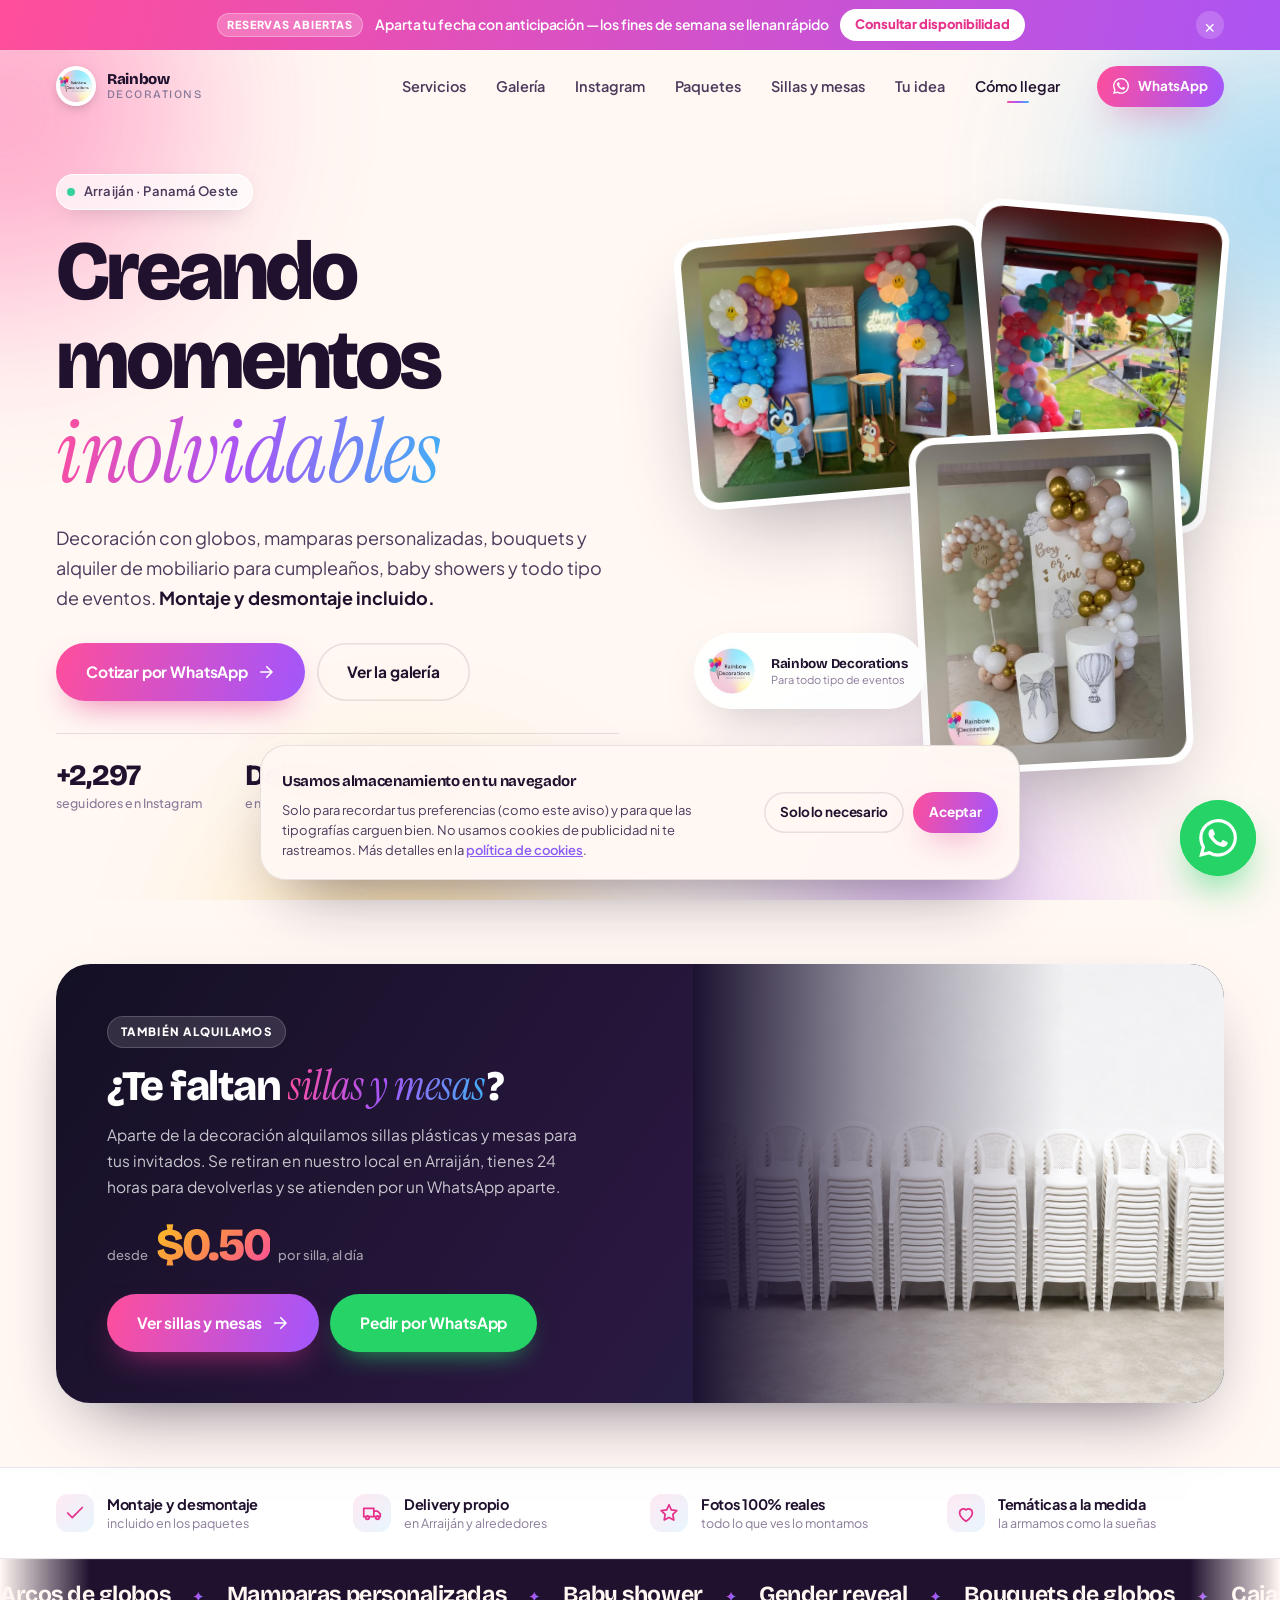
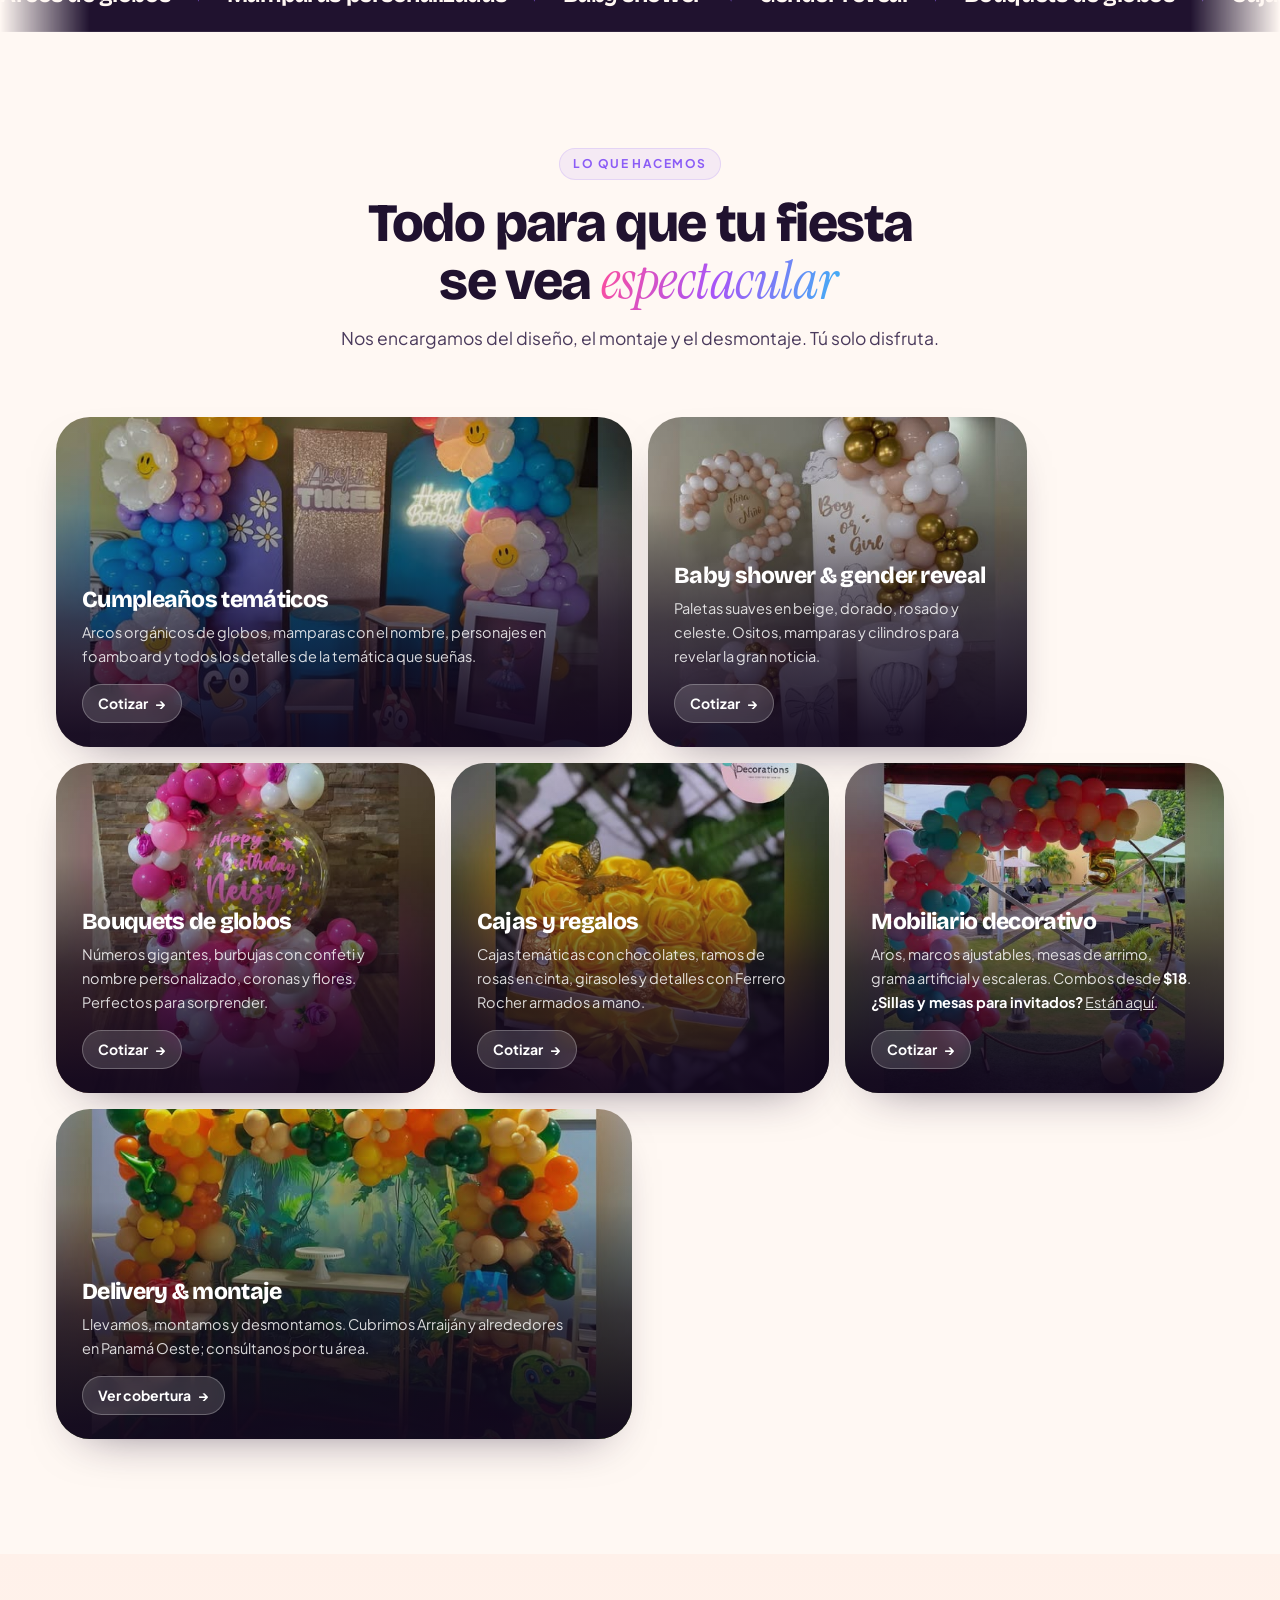
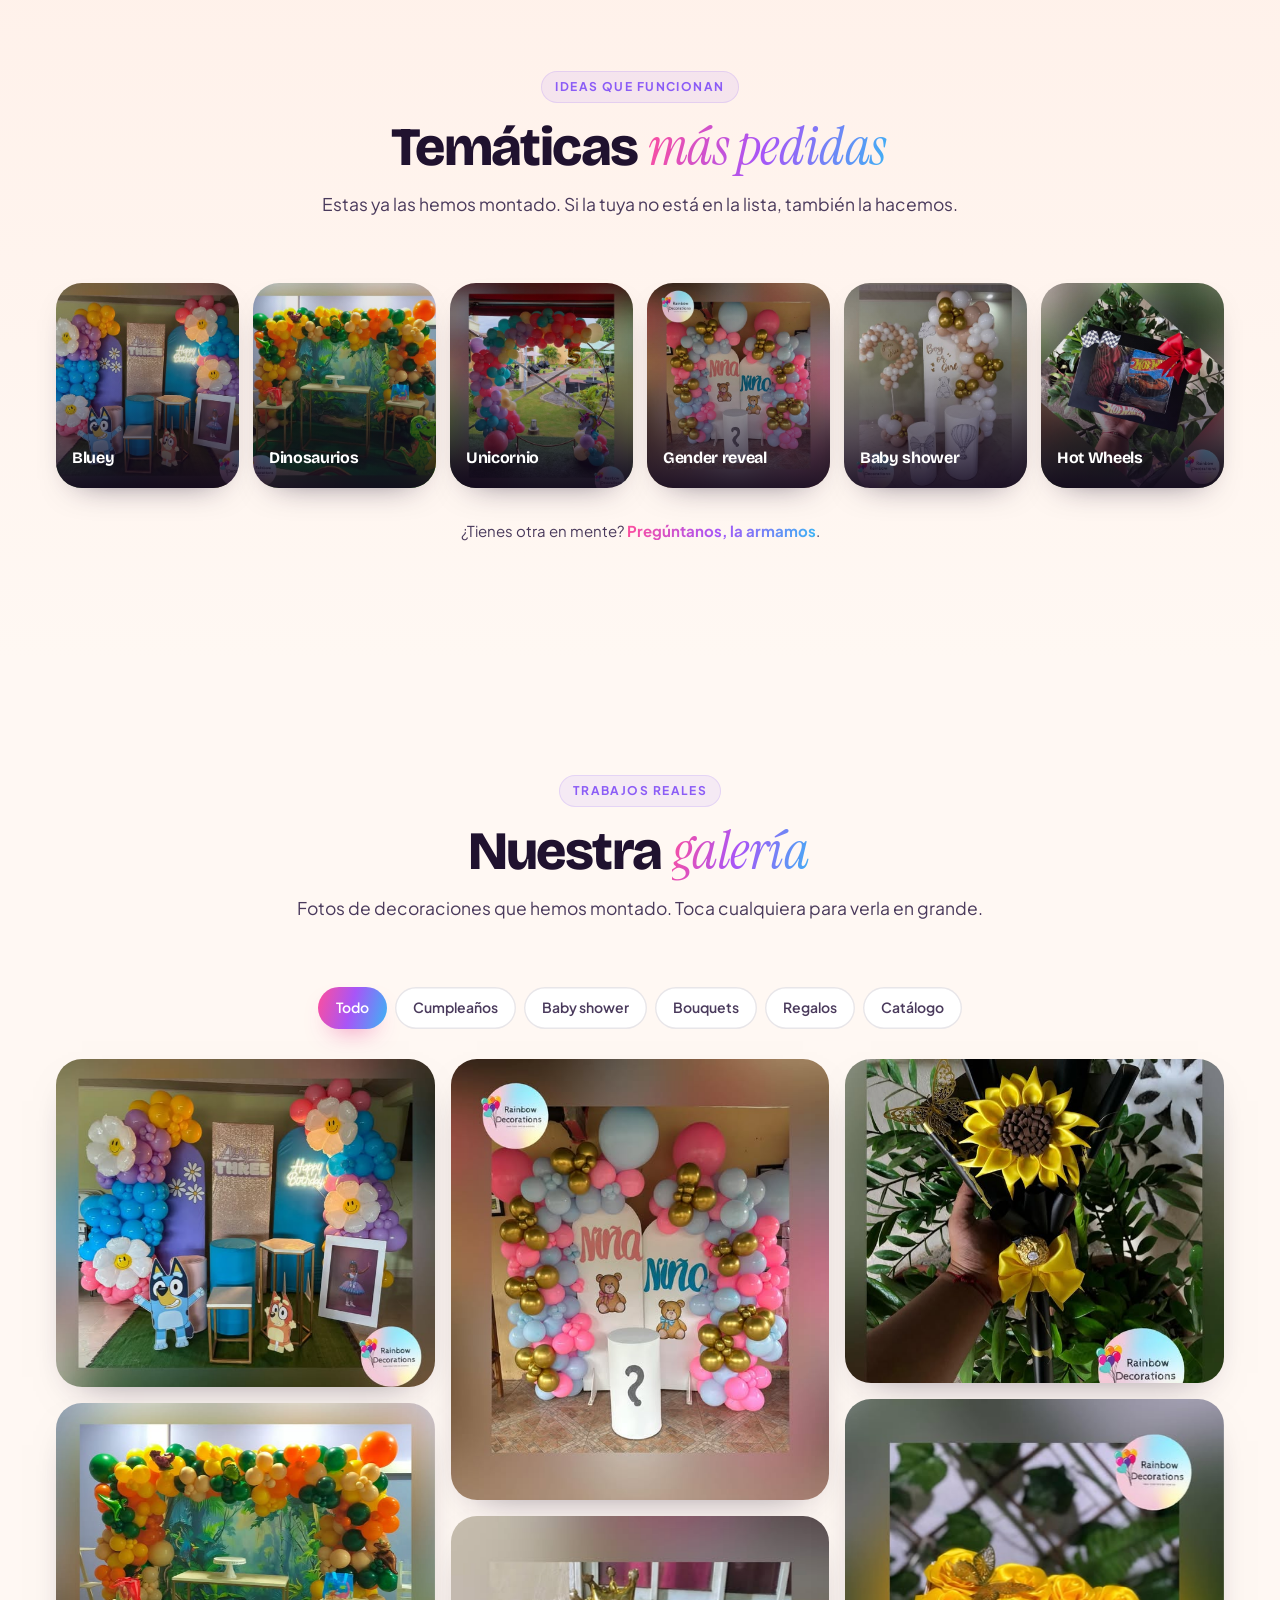
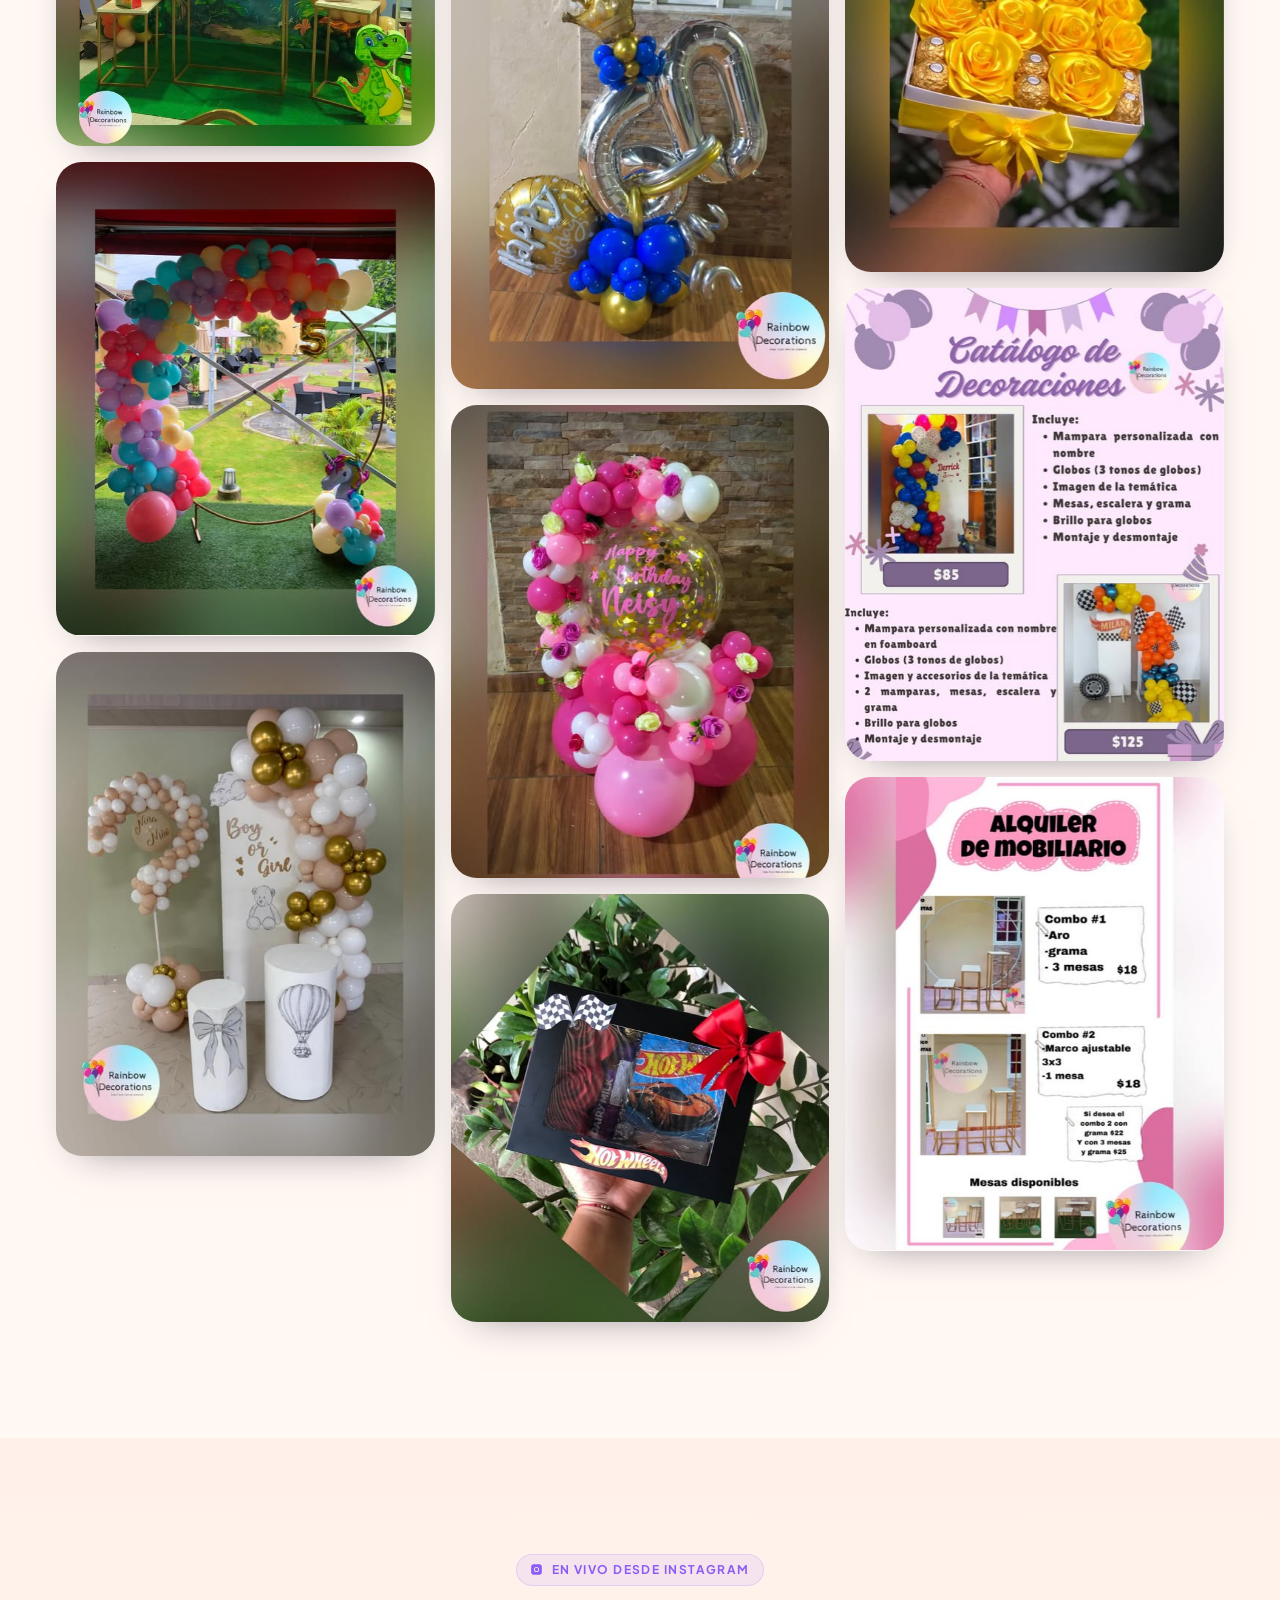
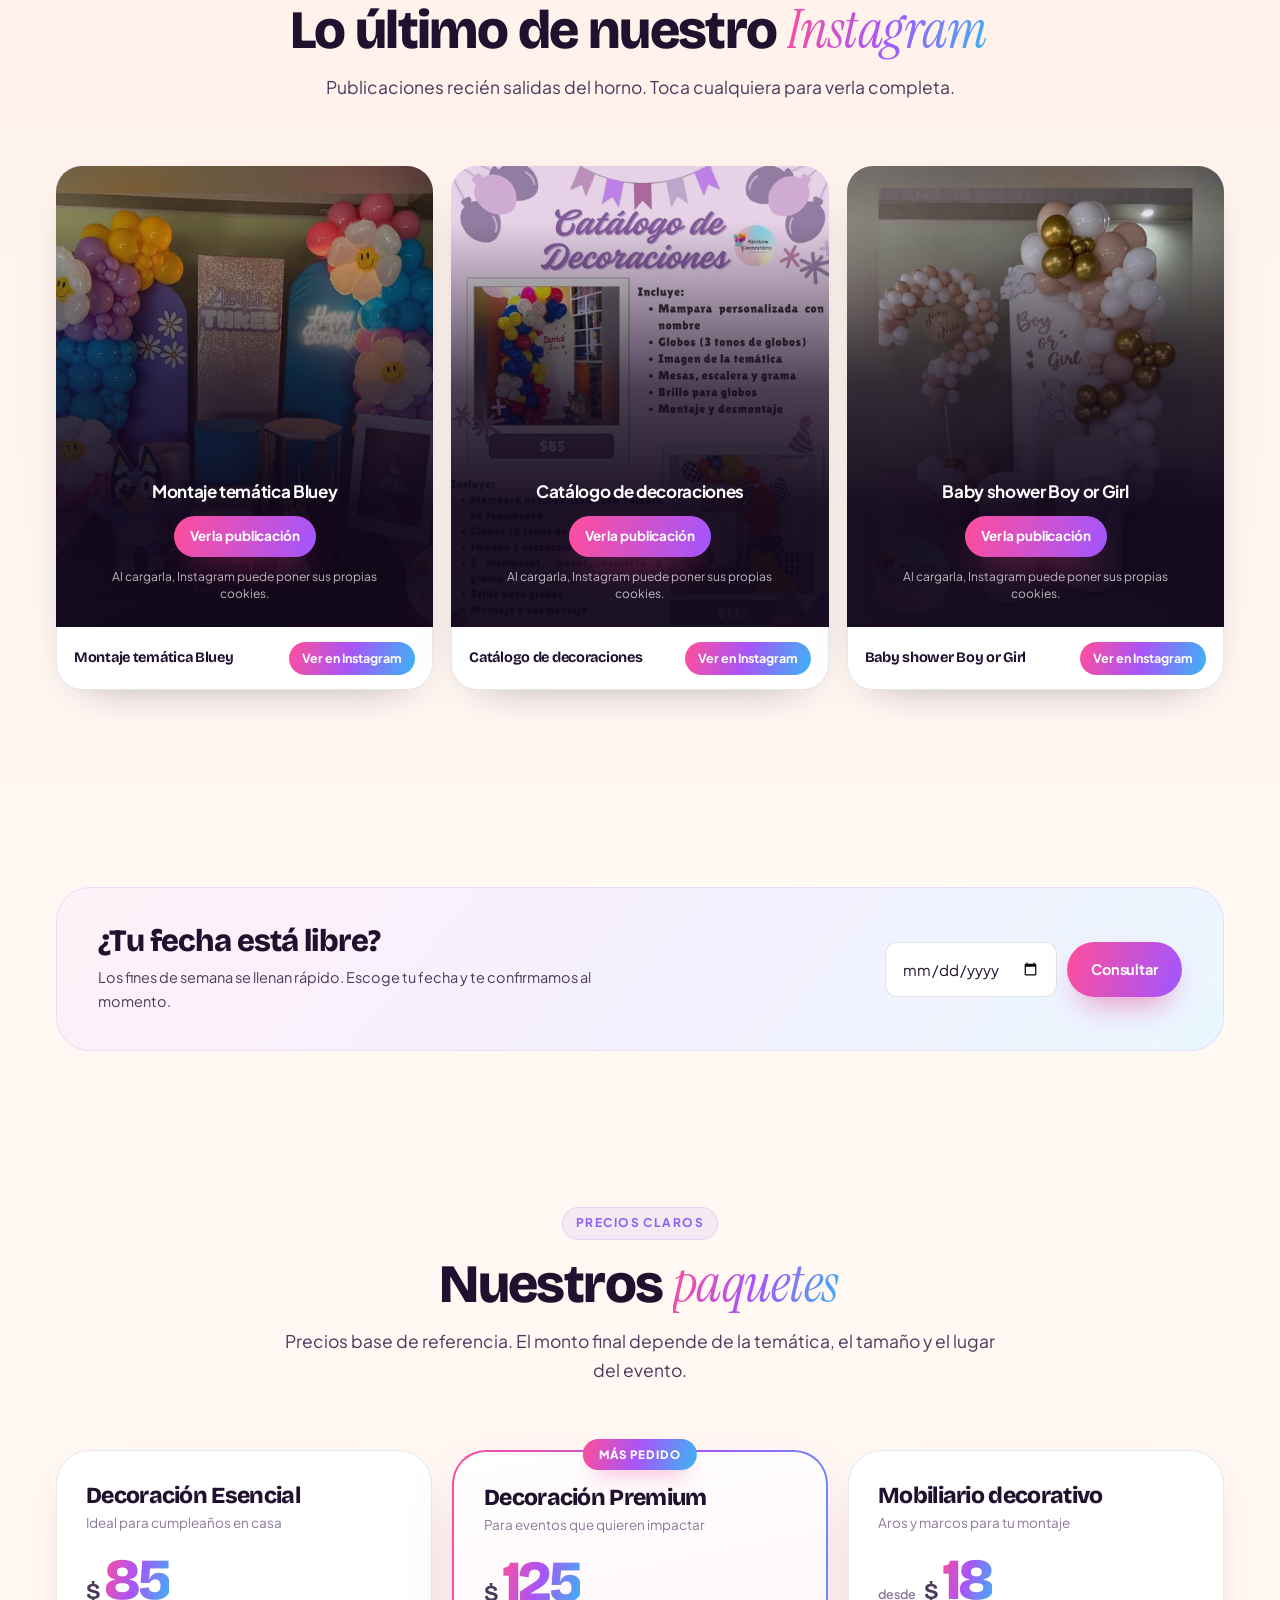
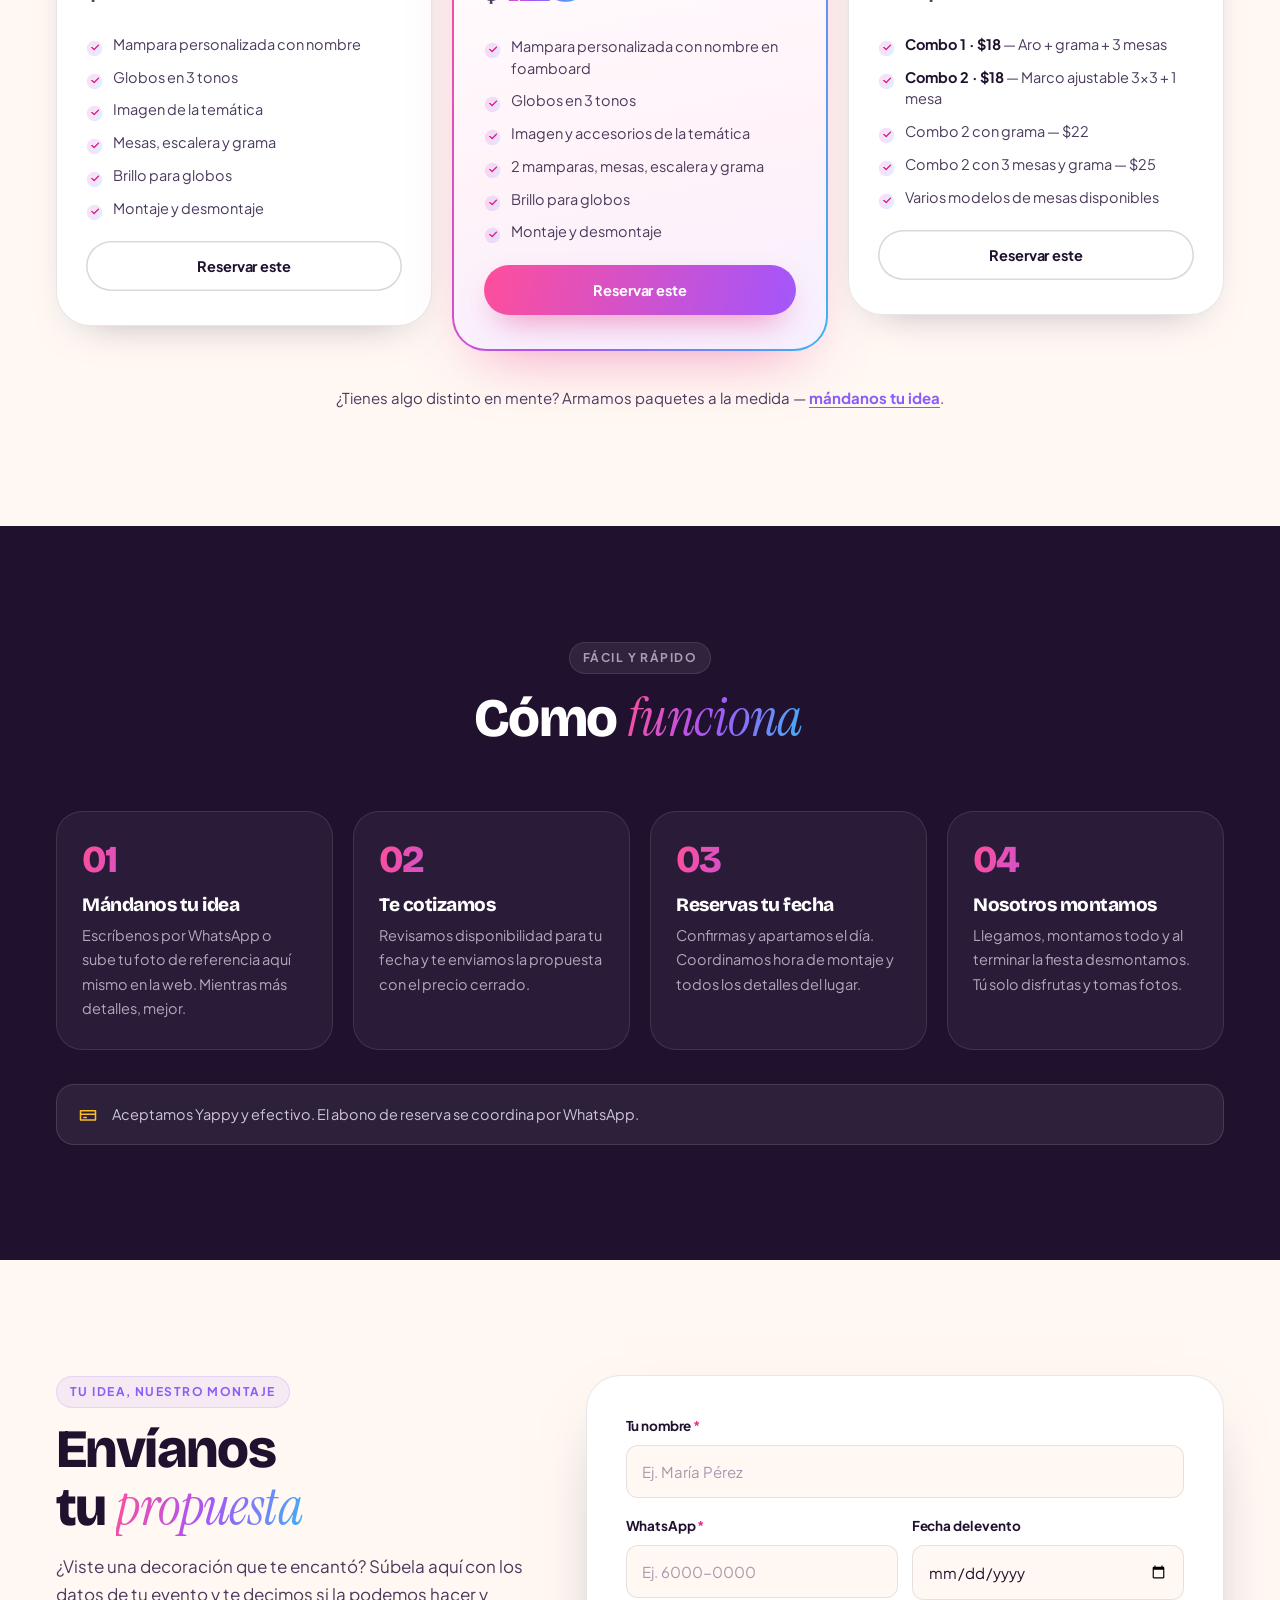
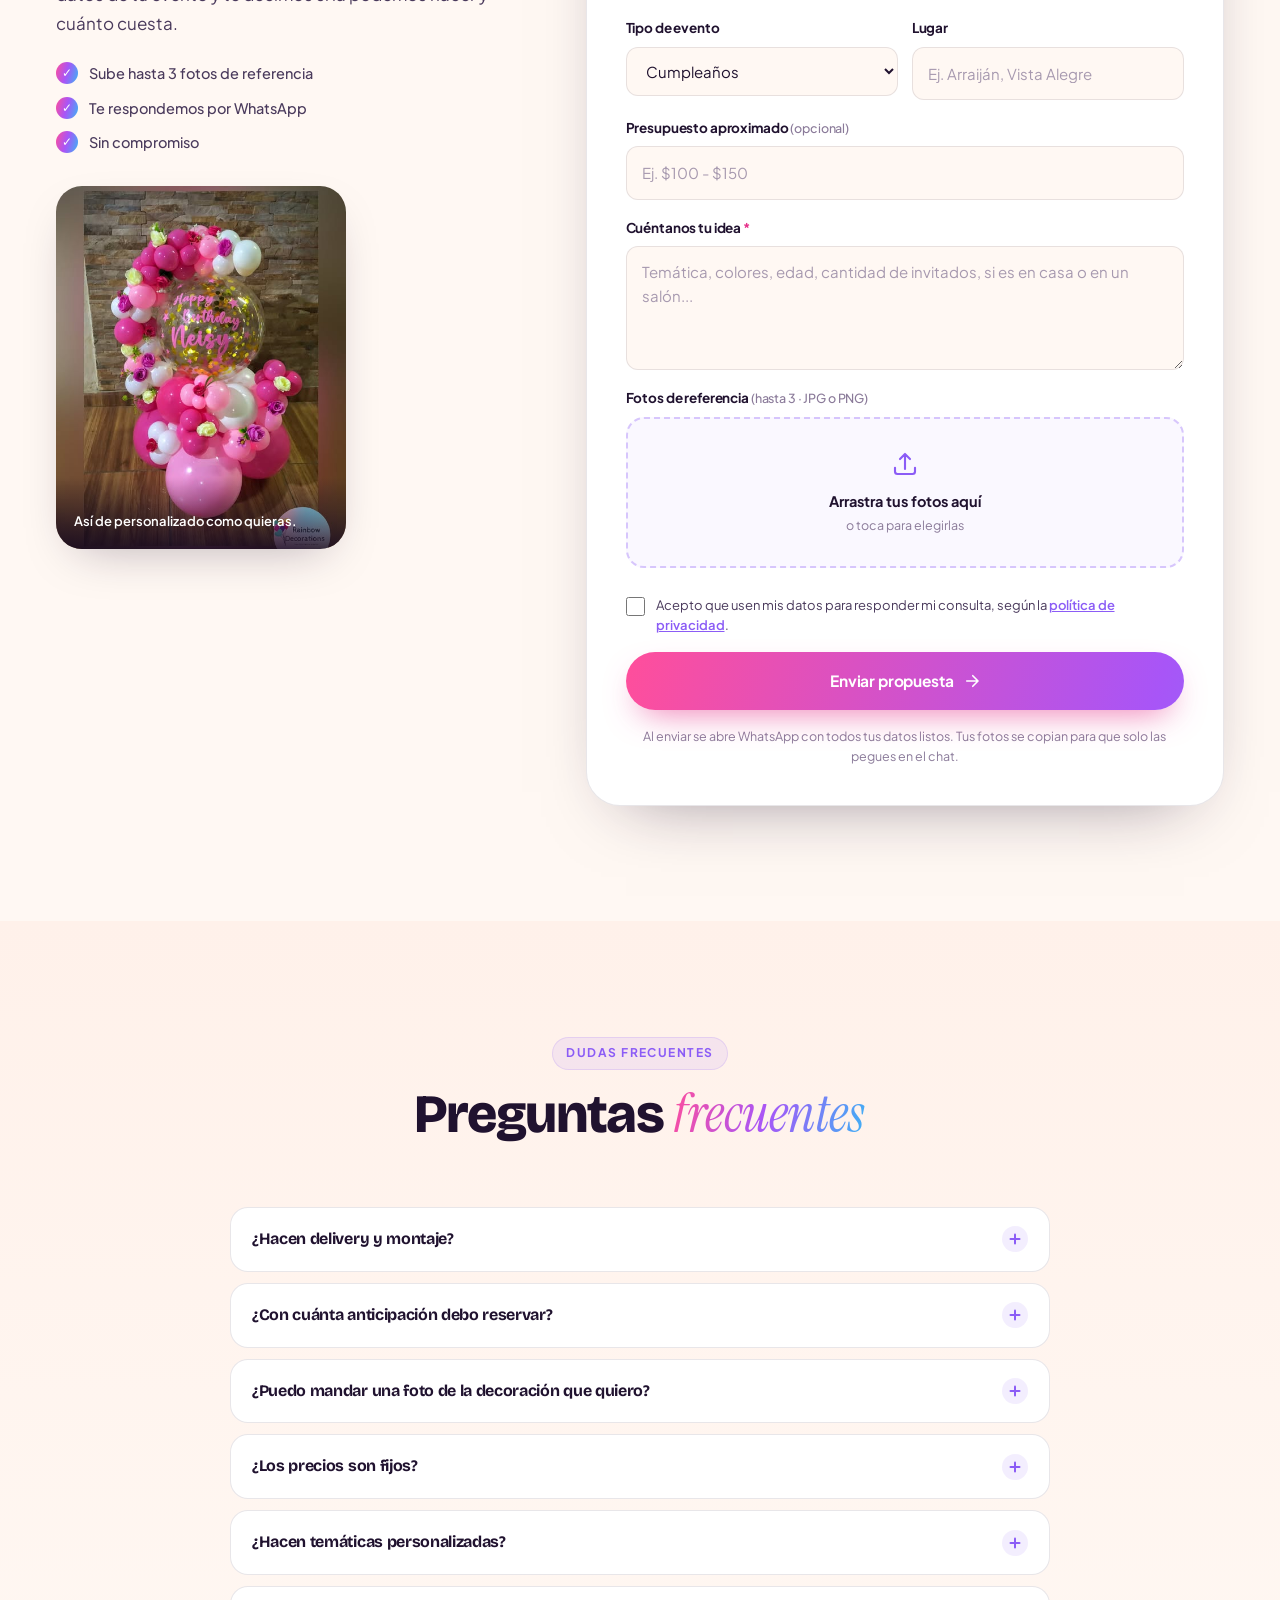
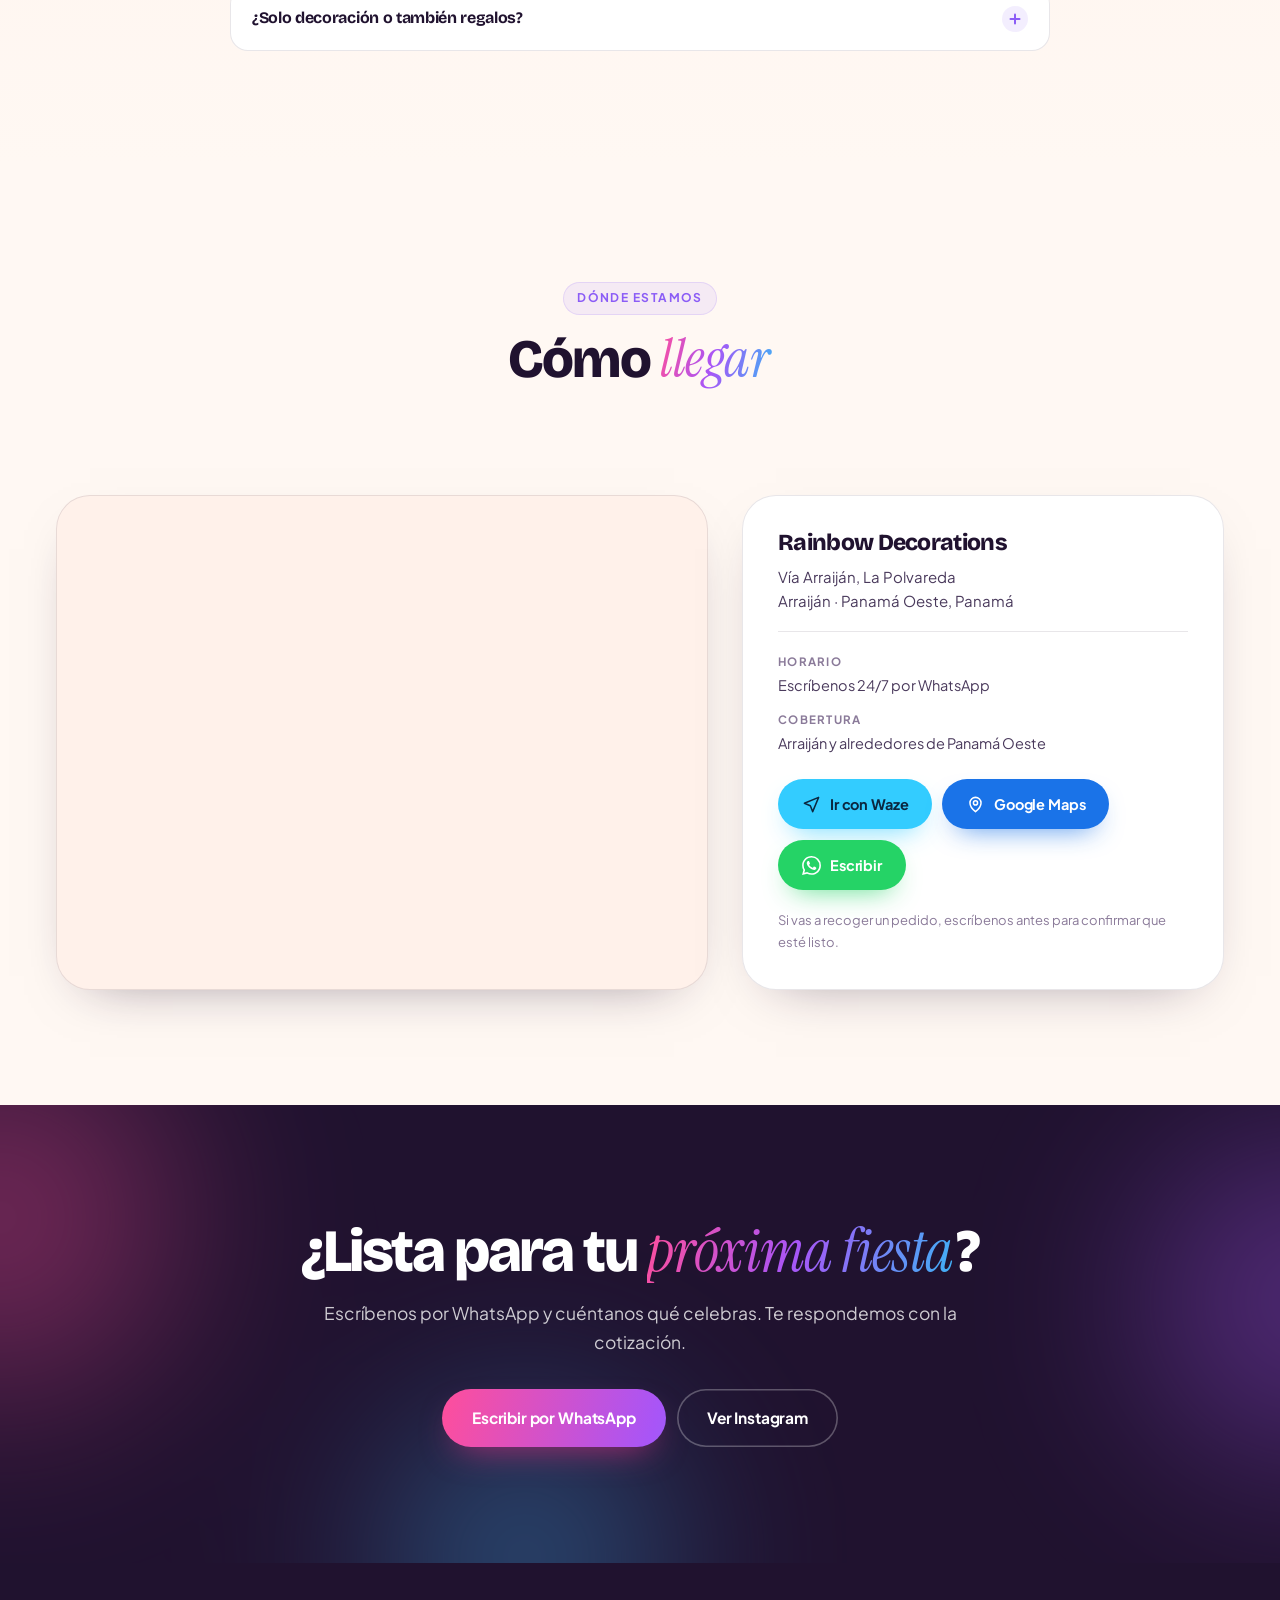
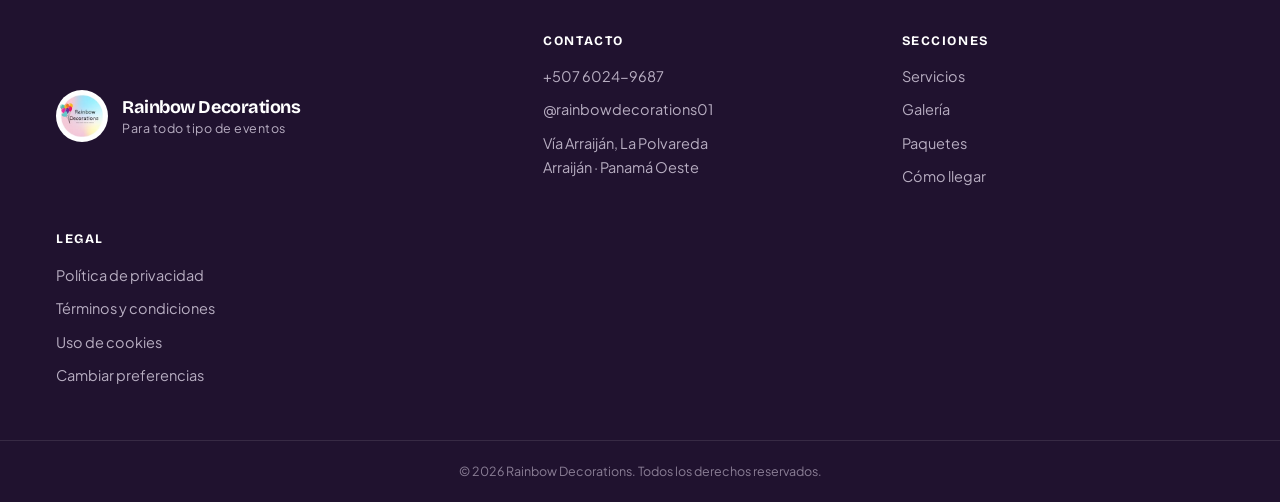
<file: index.html>
<!DOCTYPE html>
<html lang="es">
<head>
<meta charset="utf-8">
<meta name="viewport" content="width=device-width, initial-scale=1, viewport-fit=cover">
<title>Rainbow Decorations — Decoración de fiestas en Arraiján, Panamá Oeste</title>
<meta name="description" content="Decoración con globos, mamparas personalizadas, bouquets y alquiler de mobiliario para cumpleaños, baby showers y todo tipo de eventos en Arraiján y Panamá Oeste. Montaje y desmontaje incluido.">
<meta name="theme-color" content="#FFF8F3">
<link rel="icon" href="assets/img/favicon.svg" type="image/svg+xml">
<link rel="apple-touch-icon" href="assets/gallery/logo.jpg">
<link rel="canonical" href="https://lulago3003.github.io/rainbow-decorations/">
<meta property="og:type" content="website">
<meta property="og:site_name" content="Rainbow Decorations">
<meta property="og:url" content="https://lulago3003.github.io/rainbow-decorations/">
<meta property="og:title" content="Rainbow Decorations — Creando momentos inolvidables">
<meta property="og:description" content="Decoración de fiestas, globos y bouquets en Arraiján, Panamá Oeste. Pide tu cotización por WhatsApp.">
<meta property="og:image" content="https://lulago3003.github.io/rainbow-decorations/assets/gallery/g03.jpg">
<meta property="og:image:width" content="1200">
<meta property="og:image:height" content="630">
<meta property="og:locale" content="es_PA">
<meta name="twitter:card" content="summary_large_image">


<link rel="preconnect" href="https://fonts.googleapis.com">
<link rel="preconnect" href="https://fonts.gstatic.com" crossorigin>
<link href="https://fonts.googleapis.com/css2?family=Bricolage+Grotesque:opsz,wght@12..96,400;12..96,600;12..96,700;12..96,800&family=Instrument+Serif:ital@0;1&family=Plus+Jakarta+Sans:wght@400;500;600;700;800&display=swap" rel="stylesheet">
<link rel="stylesheet" href="assets/css/style.css?v=9">
<script>document.documentElement.classList.add('js');</script>

<script type="application/ld+json">
{
  "@context": "https://schema.org",
  "@type": "LocalBusiness",
  "name": "Rainbow Decorations",
  "description": "Decoración de fiestas, globos, mamparas personalizadas, bouquets y alquiler de mobiliario para eventos.",
  "image": "https://lulago3003.github.io/rainbow-decorations/assets/gallery/g03.jpg",
  "url": "https://lulago3003.github.io/rainbow-decorations/",
  "telephone": "+50760249687",
  "priceRange": "$18 - $125",
  "areaServed": "Arraiján, Panamá Oeste, Panamá",
  "address": {
    "@type": "PostalAddress",
    "streetAddress": "Vía Arraiján, La Polvareda",
    "addressLocality": "Arraiján",
    "addressRegion": "Panamá Oeste",
    "postalCode": "1001",
    "addressCountry": "PA"
  },
  "geo": { "@type": "GeoCoordinates", "latitude": 8.9390414, "longitude": -79.6420196 },
  "sameAs": ["https://www.instagram.com/rainbowdecorations01/"]
}
</script>
</head>
<body>
<a class="skip" href="#top">Saltar al contenido</a>

<!-- ============ PRELOADER ============ -->
<div class="preloader" id="preloader" aria-hidden="true">
  <div class="preloader__inner">
    <div class="preloader__balloons">
      <span style="--i:0"></span><span style="--i:1"></span><span style="--i:2"></span>
      <span style="--i:3"></span><span style="--i:4"></span>
    </div>
    <p class="preloader__word">Rainbow Decorations</p>
  </div>
</div>

<div class="progress" id="progress" aria-hidden="true"><i></i></div>

<!-- ============ BARRA DE PROMOCIÓN (editable) ============ -->
<aside class="promo" id="promo" hidden>
  <div class="promo__in">
    <span class="promo__tag" id="promoTag"></span>
    <p class="promo__text" id="promoText"></p>
    <a class="promo__cta" id="promoCta" href="#" target="_blank" rel="noopener"></a>
  </div>
  <button class="promo__x" id="promoClose" aria-label="Cerrar promoción">&times;</button>
</aside>

<!-- ============ NAV ============ -->
<header class="nav" id="nav">
  <a class="nav__brand" href="#top">
    <img src="assets/gallery/logo.jpg" alt="" width="40" height="40">
    <span>Rainbow<em>Decorations</em></span>
  </a>
  <nav class="nav__links" id="navLinks" aria-label="Principal">
    <a href="#servicios">Servicios</a>
    <a href="#galeria">Galería</a>
    <a href="#instagram">Instagram</a>
    <a href="#paquetes">Paquetes</a>
    <a href="alquiler.html">Sillas y mesas</a>
    <a href="#propuesta">Tu idea</a>
    <a href="#ubicacion">Cómo llegar</a>
  </nav>
  <a class="btn btn--sm btn--grad nav__cta" href="#" data-wa="Hola Rainbow Decorations! 👋 Vi su página web y quiero cotizar una decoración.">
    <svg class="ico-wa" viewBox="0 0 24 24" width="16" height="16" aria-hidden="true"><path fill="currentColor" d="M17.472 14.382c-.297-.149-1.758-.867-2.03-.967-.273-.099-.471-.148-.67.15-.197.297-.767.966-.94 1.164-.173.199-.347.223-.644.075-.297-.149-1.255-.463-2.39-1.475-.883-.788-1.48-1.761-1.653-2.059-.173-.297-.018-.458.13-.606.134-.133.298-.347.446-.52.149-.174.198-.298.298-.497.099-.198.05-.371-.025-.52-.075-.149-.669-1.612-.916-2.207-.242-.579-.487-.5-.669-.51-.173-.008-.371-.01-.57-.01-.198 0-.52.074-.792.372-.272.297-1.04 1.016-1.04 2.479 0 1.462 1.065 2.875 1.213 3.074.149.198 2.096 3.2 5.077 4.487.709.306 1.262.489 1.694.625.712.227 1.36.195 1.872.118.571-.085 1.758-.719 2.006-1.413.248-.694.248-1.289.173-1.413-.074-.124-.272-.198-.57-.347M12.05 21.785h-.004a9.87 9.87 0 0 1-5.031-1.378l-.361-.214-3.741.982.998-3.648-.235-.374a9.86 9.86 0 0 1-1.51-5.26c.001-5.45 4.436-9.884 9.888-9.884 2.64 0 5.122 1.03 6.988 2.898a9.825 9.825 0 0 1 2.893 6.994c-.003 5.45-4.437 9.884-9.885 9.884m8.413-18.297A11.815 11.815 0 0 0 12.05 0C5.495 0 .16 5.335.157 11.892c0 2.096.547 4.142 1.588 5.945L.057 24l6.305-1.654a11.882 11.882 0 0 0 5.683 1.448h.005c6.554 0 11.89-5.335 11.893-11.893a11.821 11.821 0 0 0-3.48-8.413"/></svg>
    WhatsApp
  </a>
  <button class="nav__burger" id="burger" aria-label="Abrir menú" aria-expanded="false"><span></span><span></span></button>
</header>

<main id="top">

<!-- ============ HERO ============ -->
<section class="hero">
  <div class="hero__mesh" aria-hidden="true">
    <i class="blob blob--1"></i><i class="blob blob--2"></i><i class="blob blob--3"></i><i class="blob blob--4"></i>
  </div>
  <div class="hero__balloons" id="heroBalloons" aria-hidden="true"></div>

  <div class="hero__grid">
    <div class="hero__copy">
      <span class="pill reveal" data-reveal><i class="pill__dot"></i> Arraiján · Panamá Oeste</span>

      <h1 class="hero__title">
        <span class="line"><span>Creando</span></span>
        <span class="line"><span>momentos</span></span>
        <span class="line"><em class="grad">inolvidables</em></span>
      </h1>

      <p class="hero__lead reveal" data-reveal data-delay="1">
        Decoración con globos, mamparas personalizadas, bouquets y alquiler de mobiliario
        para cumpleaños, baby showers y todo tipo de eventos. <strong>Montaje y desmontaje incluido.</strong>
      </p>

      <div class="hero__cta reveal" data-reveal data-delay="2">
        <a class="btn btn--grad btn--lg" href="#" data-wa="Hola Rainbow Decorations! 👋 Quiero cotizar una decoración para mi evento." data-confetti>
          Cotizar por WhatsApp
          <svg viewBox="0 0 24 24" width="18" height="18" aria-hidden="true"><path fill="none" stroke="currentColor" stroke-width="2.2" stroke-linecap="round" stroke-linejoin="round" d="M5 12h14m-6-7 7 7-7 7"/></svg>
        </a>
        <a class="btn btn--ghost btn--lg" href="#galeria">Ver la galería</a>
      </div>

      <ul class="hero__stats reveal" data-reveal data-delay="3">
        <li><b data-count="2297">0</b><span>seguidores en Instagram</span></li>
        <li><b>Delivery</b><span>en Panamá Oeste</span></li>
        <li><b>100%</b><span>personalizado</span></li>
      </ul>
    </div>

    <div class="hero__stage" id="heroStage">
      <figure class="shot shot--a" data-depth="18"><img src="assets/gallery/g03.jpg" alt="Decoración de cumpleaños temática Bluey con arco de globos de colores" width="640" height="555"></figure>
      <figure class="shot shot--b" data-depth="34"><img src="assets/gallery/g09.jpg" alt="Arco de globos arcoíris con unicornio para un quinto cumpleaños" width="512" height="640"></figure>
      <figure class="shot shot--c" data-depth="52"><img src="assets/gallery/g04.jpg" alt="Decoración de baby shower Boy or Girl en tonos beige, blanco y dorado" loading="lazy" width="481" height="640"></figure>
      <div class="shot__badge" data-depth="70">
        <img src="assets/gallery/logo.jpg" alt="Logo de Rainbow Decorations" width="56" height="56">
        <div><b>Rainbow Decorations</b><span>Para todo tipo de eventos</span></div>
      </div>
    </div>
  </div>

  <a class="hero__scroll" href="#confianza" aria-label="Bajar"><span></span></a>
</section>

<!-- ============ PUENTE: SILLAS Y MESAS ============ -->
<section class="bridge" id="sillas-mesas">
  <div class="wrap">
    <div class="bridge__in reveal" data-reveal>
      <div class="bridge__copy">
        <span class="bridge__tag">También alquilamos</span>
        <h2>¿Te faltan <em class="grad">sillas y mesas</em>?</h2>
        <p>
          Aparte de la decoración alquilamos sillas plásticas y mesas para tus invitados.
          Se retiran en nuestro local en Arraiján, tienes 24 horas para devolverlas
          y se atienden por un WhatsApp aparte.
        </p>
        <div class="bridge__from">
          <small>desde</small><b>$0.50</b><small>por silla, al día</small>
        </div>
        <div class="bridge__btns">
          <a class="btn btn--grad btn--lg" href="alquiler.html">
            Ver sillas y mesas
            <svg viewBox="0 0 24 24" width="18" height="18" aria-hidden="true"><path fill="none" stroke="currentColor" stroke-width="2.2" stroke-linecap="round" stroke-linejoin="round" d="M5 12h14m-6-7 7 7-7 7"/></svg>
          </a>
          <a class="btn btn--wa-solid btn--lg" href="#" data-wa-tel="alquiler" data-wa="Hola! 👋 Quiero alquilar sillas y mesas.">Pedir por WhatsApp</a>
        </div>
      </div>
      <div class="bridge__pic">
        <img src="assets/alquiler/silla.jpg" alt="Sillas plásticas blancas apiladas listas para alquilar" loading="lazy" width="1200" height="900">
      </div>
    </div>
  </div>
</section>

<!-- ============ FRANJA DE CONFIANZA ============ -->
<section class="trust" id="confianza">
  <div class="wrap trust__grid">
    <div class="trust__item reveal" data-reveal>
      <svg viewBox="0 0 24 24" width="22" height="22" aria-hidden="true"><path fill="none" stroke="currentColor" stroke-width="1.9" stroke-linecap="round" stroke-linejoin="round" d="m4 12 5 5L20 6"/></svg>
      <div><b>Montaje y desmontaje</b><span>incluido en los paquetes</span></div>
    </div>
    <div class="trust__item reveal" data-reveal data-delay="1">
      <svg viewBox="0 0 24 24" width="22" height="22" aria-hidden="true"><path fill="none" stroke="currentColor" stroke-width="1.9" stroke-linecap="round" stroke-linejoin="round" d="M3 7h11v9H3zM14 10h4l3 3v3h-7zM7 19a2 2 0 1 0 0-4 2 2 0 0 0 0 4Zm11 0a2 2 0 1 0 0-4 2 2 0 0 0 0 4Z"/></svg>
      <div><b>Delivery propio</b><span>en Arraiján y alrededores</span></div>
    </div>
    <div class="trust__item reveal" data-reveal data-delay="2">
      <svg viewBox="0 0 24 24" width="22" height="22" aria-hidden="true"><path fill="none" stroke="currentColor" stroke-width="1.9" stroke-linecap="round" stroke-linejoin="round" d="M12 3 9.5 8.5 3.5 9.4l4.3 4.2-1 6 5.2-2.8 5.2 2.8-1-6 4.3-4.2-6-.9z"/></svg>
      <div><b>Fotos 100% reales</b><span>todo lo que ves lo montamos</span></div>
    </div>
    <div class="trust__item reveal" data-reveal data-delay="3">
      <svg viewBox="0 0 24 24" width="22" height="22" aria-hidden="true"><path fill="none" stroke="currentColor" stroke-width="1.9" stroke-linecap="round" stroke-linejoin="round" d="M12 21s-7-4.6-7-9.6A4.2 4.2 0 0 1 12 8.6a4.2 4.2 0 0 1 7 2.8C19 16.4 12 21 12 21Z"/></svg>
      <div><b>Temáticas a la medida</b><span>la armamos como la sueñas</span></div>
    </div>
  </div>
</section>

<!-- ============ MARQUEE ============ -->
<div class="marquee" aria-hidden="true">
  <div class="marquee__track">
    <span>Arcos de globos</span><i>✦</i><span>Mamparas personalizadas</span><i>✦</i><span>Baby shower</span><i>✦</i>
    <span>Gender reveal</span><i>✦</i><span>Bouquets de globos</span><i>✦</i><span>Cajas de regalo</span><i>✦</i>
    <span>Alquiler de mobiliario</span><i>✦</i><span>Temáticas infantiles</span><i>✦</i>
    <span>Arcos de globos</span><i>✦</i><span>Mamparas personalizadas</span><i>✦</i><span>Baby shower</span><i>✦</i>
    <span>Gender reveal</span><i>✦</i><span>Bouquets de globos</span><i>✦</i><span>Cajas de regalo</span><i>✦</i>
    <span>Alquiler de mobiliario</span><i>✦</i><span>Temáticas infantiles</span><i>✦</i>
  </div>
</div>

<!-- ============ SERVICIOS (tarjetas con foto de fondo) ============ -->
<section class="section" id="servicios">
  <div class="wrap">
    <header class="head">
      <span class="eyebrow reveal" data-reveal>Lo que hacemos</span>
      <h2 class="h2 reveal" data-reveal data-delay="1">Todo para que tu fiesta se vea <em class="grad">espectacular</em></h2>
      <p class="head__lead reveal" data-reveal data-delay="2">Nos encargamos del diseño, el montaje y el desmontaje. Tú solo disfruta.</p>
    </header>

    <div class="svc">
      <article class="svc__card svc__card--wide reveal" data-reveal>
        <img src="assets/gallery/g03.jpg" alt="" loading="lazy" aria-hidden="true">
        <div class="svc__body">
          <h3>Cumpleaños temáticos</h3>
          <p>Arcos orgánicos de globos, mamparas con el nombre, personajes en foamboard y todos los detalles de la temática que sueñas.</p>
          <a class="svc__link" href="#" data-wa="Hola! 👋 Quiero cotizar una *decoración de cumpleaños temático*.">Cotizar <span aria-hidden="true">→</span></a>
        </div>
      </article>

      <article class="svc__card reveal" data-reveal data-delay="1">
        <img src="assets/gallery/g04.jpg" alt="" loading="lazy" aria-hidden="true">
        <div class="svc__body">
          <h3>Baby shower & gender reveal</h3>
          <p>Paletas suaves en beige, dorado, rosado y celeste. Ositos, mamparas y cilindros para revelar la gran noticia.</p>
          <a class="svc__link" href="#" data-wa="Hola! 👋 Quiero cotizar una decoración de *baby shower o gender reveal*.">Cotizar <span aria-hidden="true">→</span></a>
        </div>
      </article>

      <article class="svc__card reveal" data-reveal data-delay="2">
        <img src="assets/gallery/g07.jpg" alt="" loading="lazy" aria-hidden="true">
        <div class="svc__body">
          <h3>Bouquets de globos</h3>
          <p>Números gigantes, burbujas con confeti y nombre personalizado, coronas y flores. Perfectos para sorprender.</p>
          <a class="svc__link" href="#" data-wa="Hola! 👋 Quiero cotizar un *bouquet de globos*.">Cotizar <span aria-hidden="true">→</span></a>
        </div>
      </article>

      <article class="svc__card reveal" data-reveal>
        <img src="assets/gallery/g12.jpg" alt="" loading="lazy" aria-hidden="true">
        <div class="svc__body">
          <h3>Cajas y regalos</h3>
          <p>Cajas temáticas con chocolates, ramos de rosas en cinta, girasoles y detalles con Ferrero Rocher armados a mano.</p>
          <a class="svc__link" href="#" data-wa="Hola! 👋 Quiero cotizar una *caja de regalo personalizada*.">Cotizar <span aria-hidden="true">→</span></a>
        </div>
      </article>

      <article class="svc__card reveal" data-reveal data-delay="1">
        <img src="assets/gallery/g09.jpg" alt="" loading="lazy" aria-hidden="true">
        <div class="svc__body">
          <h3>Mobiliario decorativo</h3>
          <p>Aros, marcos ajustables, mesas de arrimo, grama artificial y escaleras. Combos desde <b>$18</b>. <b>¿Sillas y mesas para invitados?</b> <a href="alquiler.html" style="color:inherit">Están aquí</a>.</p>
          <a class="svc__link" href="#" data-wa="Hola! 👋 Quiero información sobre el *alquiler de mobiliario*.">Cotizar <span aria-hidden="true">→</span></a>
        </div>
      </article>

      <article class="svc__card svc__card--wide reveal" data-reveal data-delay="2">
        <img src="assets/gallery/g08.jpg" alt="" loading="lazy" aria-hidden="true">
        <div class="svc__body">
          <h3>Delivery & montaje</h3>
          <p>Llevamos, montamos y desmontamos. Cubrimos Arraiján y alrededores en Panamá Oeste; consúltanos por tu área.</p>
          <a class="svc__link" href="#ubicacion">Ver cobertura <span aria-hidden="true">→</span></a>
        </div>
      </article>
    </div>
  </div>
</section>

<!-- ============ TEMÁTICAS POPULARES ============ -->
<section class="section section--tint" id="tematicas">
  <div class="wrap">
    <header class="head">
      <span class="eyebrow reveal" data-reveal>Ideas que funcionan</span>
      <h2 class="h2 reveal" data-reveal data-delay="1">Temáticas <em class="grad">más pedidas</em></h2>
      <p class="head__lead reveal" data-reveal data-delay="2">Estas ya las hemos montado. Si la tuya no está en la lista, también la hacemos.</p>
    </header>

    <div class="themes">
      <a class="theme reveal" data-reveal href="#" data-wa="Hola! 👋 Quiero una decoración temática de *Bluey*."><img src="assets/gallery/g03.jpg" alt="Decoración temática Bluey" loading="lazy"><span>Bluey</span></a>
      <a class="theme reveal" data-reveal data-delay="1" href="#" data-wa="Hola! 👋 Quiero una decoración temática de *dinosaurios*."><img src="assets/gallery/g08.jpg" alt="Decoración temática de dinosaurios" loading="lazy"><span>Dinosaurios</span></a>
      <a class="theme reveal" data-reveal data-delay="2" href="#" data-wa="Hola! 👋 Quiero una decoración temática de *unicornio y arcoíris*."><img src="assets/gallery/g09.jpg" alt="Decoración de unicornio y arcoíris" loading="lazy"><span>Unicornio</span></a>
      <a class="theme reveal" data-reveal data-delay="3" href="#" data-wa="Hola! 👋 Quiero una decoración de *gender reveal*."><img src="assets/gallery/g05.jpg" alt="Decoración de gender reveal" loading="lazy"><span>Gender reveal</span></a>
      <a class="theme reveal" data-reveal data-delay="4" href="#" data-wa="Hola! 👋 Quiero una decoración de *baby shower*."><img src="assets/gallery/g04.jpg" alt="Decoración de baby shower" loading="lazy"><span>Baby shower</span></a>
      <a class="theme reveal" data-reveal data-delay="5" href="#" data-wa="Hola! 👋 Quiero una decoración temática de *Hot Wheels*."><img src="assets/gallery/g10.jpg" alt="Caja de regalo temática Hot Wheels" loading="lazy"><span>Hot Wheels</span></a>
    </div>

    <p class="themes__note reveal" data-reveal>
      ¿Tienes otra en mente? <a href="#" data-wa="Hola! 👋 Tengo una temática en mente y quiero saber si la pueden hacer.">Pregúntanos, la armamos</a>.
    </p>
  </div>
</section>

<!-- ============ GALERÍA ============ -->
<section class="section" id="galeria">
  <div class="wrap">
    <header class="head">
      <span class="eyebrow reveal" data-reveal>Trabajos reales</span>
      <h2 class="h2 reveal" data-reveal data-delay="1">Nuestra <em class="grad">galería</em></h2>
      <p class="head__lead reveal" data-reveal data-delay="2">Fotos de decoraciones que hemos montado. Toca cualquiera para verla en grande.</p>
    </header>

    <div class="filters reveal" data-reveal role="tablist" aria-label="Filtrar galería">
      <button class="chip is-on" data-filter="all" role="tab" aria-selected="true">Todo</button>
      <button class="chip" data-filter="cumple" role="tab" aria-selected="false">Cumpleaños</button>
      <button class="chip" data-filter="baby" role="tab" aria-selected="false">Baby shower</button>
      <button class="chip" data-filter="bouquet" role="tab" aria-selected="false">Bouquets</button>
      <button class="chip" data-filter="regalo" role="tab" aria-selected="false">Regalos</button>
      <button class="chip" data-filter="catalogo" role="tab" aria-selected="false">Catálogo</button>
    </div>

    <div class="gallery" id="gallery">
      <figure class="gitem" data-cat="cumple"><button aria-label="Ampliar: Temática Bluey"><img src="assets/gallery/g03.jpg" alt="Arco de globos de colores con flores margarita, mamparas y letrero neón para un cumpleaños temática Bluey" loading="lazy" width="640" height="555"><figcaption><b>Temática Bluey</b><span>Arco orgánico + neón</span></figcaption></button></figure>
      <figure class="gitem" data-cat="cumple"><button aria-label="Ampliar: Fiesta dinosaurios"><img src="assets/gallery/g08.jpg" alt="Decoración de fiesta de dinosaurios con arco de globos verdes y naranjas y fondo de selva" loading="lazy" width="640" height="580"><figcaption><b>Aventura jurásica</b><span>Backdrop selva + globos</span></figcaption></button></figure>
      <figure class="gitem" data-cat="cumple"><button aria-label="Ampliar: Arco arcoíris"><img src="assets/gallery/g09.jpg" alt="Arco de globos arcoíris al aire libre con unicornio y número cinco dorado" loading="lazy" width="512" height="640"><figcaption><b>Arcoíris & unicornio</b><span>Montaje al aire libre</span></figcaption></button></figure>
      <figure class="gitem" data-cat="baby"><button aria-label="Ampliar: Baby shower Boy or Girl"><img src="assets/gallery/g04.jpg" alt="Baby shower Boy or Girl con globos beige, blancos y dorados, osito y cilindros decorados" loading="lazy" width="481" height="640"><figcaption><b>Boy or Girl</b><span>Beige, blanco & dorado</span></figcaption></button></figure>
      <figure class="gitem" data-cat="baby"><button aria-label="Ampliar: Gender reveal"><img src="assets/gallery/g05.jpg" alt="Gender reveal con mamparas Niña o Niño, globos rosados, celestes y dorados y ositos" loading="lazy" width="550" height="640"><figcaption><b>¿Niña o Niño?</b><span>Gender reveal</span></figcaption></button></figure>
      <figure class="gitem" data-cat="bouquet"><button aria-label="Ampliar: Bouquet número 40"><img src="assets/gallery/g06.jpg" alt="Bouquet de globos con número 40 plateado, corona dorada y globos azules" loading="lazy" width="512" height="640"><figcaption><b>Bouquet 40</b><span>Número + corona</span></figcaption></button></figure>
      <figure class="gitem" data-cat="bouquet"><button aria-label="Ampliar: Bouquet rosado"><img src="assets/gallery/g07.jpg" alt="Bouquet de globos rosados con burbuja de confeti personalizada y flores" loading="lazy" width="512" height="640"><figcaption><b>Bouquet personalizado</b><span>Burbuja con confeti</span></figcaption></button></figure>
      <figure class="gitem" data-cat="regalo"><button aria-label="Ampliar: Caja Hot Wheels"><img src="assets/gallery/g10.jpg" alt="Caja de regalo temática Hot Wheels con chocolates y lazo rojo" loading="lazy" width="566" height="640"><figcaption><b>Caja Hot Wheels</b><span>Regalo temático</span></figcaption></button></figure>
      <figure class="gitem" data-cat="regalo"><button aria-label="Ampliar: Ramo girasol"><img src="assets/gallery/g11.jpg" alt="Ramo de girasol hecho en cinta con mariposas doradas y bombón" loading="lazy" width="640" height="547"><figcaption><b>Girasol en cinta</b><span>Hecho a mano</span></figcaption></button></figure>
      <figure class="gitem" data-cat="regalo"><button aria-label="Ampliar: Caja de rosas"><img src="assets/gallery/g12.jpg" alt="Caja de rosas amarillas en cinta con bombones Ferrero Rocher y mariposa dorada" loading="lazy" width="512" height="640"><figcaption><b>Caja de rosas</b><span>Rosas + Ferrero</span></figcaption></button></figure>
      <figure class="gitem" data-cat="catalogo"><button aria-label="Ampliar: Catálogo de decoraciones"><img src="assets/gallery/g01.jpg" alt="Catálogo de decoraciones con paquetes de 85 y 125 dólares" loading="lazy" width="512" height="640"><figcaption><b>Catálogo</b><span>Paquetes $85 y $125</span></figcaption></button></figure>
      <figure class="gitem" data-cat="catalogo"><button aria-label="Ampliar: Alquiler de mobiliario"><img src="assets/gallery/g02.jpg" alt="Catálogo de alquiler de mobiliario con combos de aro, marco ajustable y mesas" loading="lazy" width="512" height="640"><figcaption><b>Mobiliario</b><span>Combos desde $18</span></figcaption></button></figure>
    </div>
  </div>
</section>

<!-- ============ INSTAGRAM (editable) ============ -->
<section class="section section--tint" id="instagram" hidden>
  <div class="wrap">
    <header class="head">
      <span class="eyebrow reveal" data-reveal>
        <svg viewBox="0 0 24 24" width="13" height="13" aria-hidden="true" style="vertical-align:-2px;margin-right:5px"><path fill="currentColor" d="M12 2.16c3.2 0 3.58.01 4.85.07 1.17.05 1.8.25 2.23.41.56.22.96.48 1.38.9.42.42.68.82.9 1.38.16.42.36 1.06.41 2.23.06 1.27.07 1.65.07 4.85s-.01 3.58-.07 4.85c-.05 1.17-.25 1.8-.41 2.23-.22.56-.48.96-.9 1.38-.42.42-.82.68-1.38.9-.42.16-1.06.36-2.23.41-1.27.06-1.65.07-4.85.07s-3.58-.01-4.85-.07c-1.17-.05-1.8-.25-2.23-.41-.56-.22-.96-.48-1.38-.9-.42-.42-.68-.82-.9-1.38-.16-.42-.36-1.06-.41-2.23C2.17 15.58 2.16 15.2 2.16 12s.01-3.58.07-4.85c.05-1.17.25-1.8.41-2.23.22-.56.48-.96.9-1.38.42-.42.82-.68 1.38-.9.42-.16 1.06-.36 2.23-.41C8.42 2.17 8.8 2.16 12 2.16m0 5a4.84 4.84 0 1 0 0 9.68 4.84 4.84 0 0 0 0-9.68m0 7.98a3.14 3.14 0 1 1 0-6.28 3.14 3.14 0 0 1 0 6.28m6.16-8.17a1.13 1.13 0 1 1-2.26 0 1.13 1.13 0 0 1 2.26 0"/></svg>
        En vivo desde Instagram
      </span>
      <h2 class="h2 reveal" data-reveal data-delay="1" id="igTitulo">Lo último de nuestro <em class="grad">Instagram</em></h2>
      <p class="head__lead reveal" data-reveal data-delay="2" id="igBajada"></p>
    </header>

    <div class="igfeed" id="igFeed"></div>

    <p class="igfeed__note reveal" data-reveal>
      <a class="btn btn--outline" id="igPerfil" href="https://www.instagram.com/rainbowdecorations01/" target="_blank" rel="noopener">Seguir en Instagram</a>
    </p>
  </div>
</section>

<!-- ============ CONSULTA DE FECHA ============ -->
<section class="datecheck">
  <div class="wrap datecheck__in reveal" data-reveal>
    <div class="datecheck__copy">
      <h2>¿Tu fecha está libre?</h2>
      <p>Los fines de semana se llenan rápido. Escoge tu fecha y te confirmamos al momento.</p>
    </div>
    <form class="datecheck__form" id="dateForm">
      <label class="sr-only" for="dc-date">Fecha del evento</label>
      <input id="dc-date" type="date" required>
      <button class="btn btn--grad" type="submit">Consultar</button>
    </form>
  </div>
</section>

<!-- ============ PAQUETES ============ -->
<section class="section" id="paquetes">
  <div class="wrap">
    <header class="head">
      <span class="eyebrow reveal" data-reveal>Precios claros</span>
      <h2 class="h2 reveal" data-reveal data-delay="1">Nuestros <em class="grad">paquetes</em></h2>
      <p class="head__lead reveal" data-reveal data-delay="2">Precios base de referencia. El monto final depende de la temática, el tamaño y el lugar del evento.</p>
    </header>

    <div class="plans" id="plans"></div>

    <p class="plans__note reveal" data-reveal>¿Tienes algo distinto en mente? Armamos paquetes a la medida — <a href="#propuesta">mándanos tu idea</a>.</p>
  </div>
</section>

<!-- ============ PROCESO ============ -->
<section class="section section--dark" id="proceso">
  <div class="wrap">
    <header class="head">
      <span class="eyebrow reveal" data-reveal>Fácil y rápido</span>
      <h2 class="h2 reveal" data-reveal data-delay="1">Cómo <em class="grad">funciona</em></h2>
    </header>

    <ol class="steps">
      <li class="step reveal" data-reveal><span class="step__n">01</span><h3>Mándanos tu idea</h3><p>Escríbenos por WhatsApp o sube tu foto de referencia aquí mismo en la web. Mientras más detalles, mejor.</p></li>
      <li class="step reveal" data-reveal data-delay="1"><span class="step__n">02</span><h3>Te cotizamos</h3><p>Revisamos disponibilidad para tu fecha y te enviamos la propuesta con el precio cerrado.</p></li>
      <li class="step reveal" data-reveal data-delay="2"><span class="step__n">03</span><h3>Reservas tu fecha</h3><p>Confirmas y apartamos el día. Coordinamos hora de montaje y todos los detalles del lugar.</p></li>
      <li class="step reveal" data-reveal data-delay="3"><span class="step__n">04</span><h3>Nosotros montamos</h3><p>Llegamos, montamos todo y al terminar la fiesta desmontamos. Tú solo disfrutas y tomas fotos.</p></li>
    </ol>

    <div class="pay reveal" data-reveal data-delay="4" id="payBox">
      <svg viewBox="0 0 24 24" width="20" height="20" aria-hidden="true"><path fill="none" stroke="currentColor" stroke-width="1.8" stroke-linecap="round" stroke-linejoin="round" d="M3 7h18v11H3zM3 11h18M7 15h3"/></svg>
      <p id="payText"></p>
    </div>
  </div>
</section>

<!-- ============ PROPUESTA ============ -->
<section class="section" id="propuesta">
  <div class="wrap">
    <div class="prop">
      <div class="prop__aside">
        <span class="eyebrow reveal" data-reveal>Tu idea, nuestro montaje</span>
        <h2 class="h2 reveal" data-reveal data-delay="1">Envíanos tu <em class="grad">propuesta</em></h2>
        <p class="reveal" data-reveal data-delay="2">¿Viste una decoración que te encantó? Súbela aquí con los datos de tu evento y te decimos si la podemos hacer y cuánto cuesta.</p>

        <ul class="prop__perks reveal" data-reveal data-delay="3">
          <li><i>✓</i> Sube hasta 3 fotos de referencia</li>
          <li><i>✓</i> Te respondemos por WhatsApp</li>
          <li><i>✓</i> Sin compromiso</li>
        </ul>

        <figure class="prop__peek reveal" data-reveal data-delay="4">
          <img src="assets/gallery/g07.jpg" alt="Bouquet de globos rosados personalizado" loading="lazy" width="512" height="640">
          <figcaption>Así de personalizado como quieras.</figcaption>
        </figure>
      </div>

      <form class="form reveal" id="propForm" data-reveal data-delay="1" novalidate>
        <div class="field">
          <label for="f-name">Tu nombre <i>*</i></label>
          <input id="f-name" name="nombre" type="text" required placeholder="Ej. María Pérez" autocomplete="name">
        </div>

        <div class="field-row">
          <div class="field">
            <label for="f-phone">WhatsApp <i>*</i></label>
            <input id="f-phone" name="whatsapp" type="tel" required placeholder="Ej. 6000-0000" autocomplete="tel">
          </div>
          <div class="field">
            <label for="f-date">Fecha del evento</label>
            <input id="f-date" name="fecha" type="date">
          </div>
        </div>

        <div class="field-row">
          <div class="field">
            <label for="f-type">Tipo de evento</label>
            <select id="f-type" name="tipo">
              <option>Cumpleaños</option><option>Baby shower</option><option>Gender reveal</option>
              <option>Bouquet de globos</option><option>Caja o regalo personalizado</option>
              <option>Alquiler de mobiliario</option><option>Otro</option>
            </select>
          </div>
          <div class="field">
            <label for="f-place">Lugar</label>
            <input id="f-place" name="lugar" type="text" placeholder="Ej. Arraiján, Vista Alegre">
          </div>
        </div>

        <div class="field">
          <label for="f-budget">Presupuesto aproximado <small>(opcional)</small></label>
          <input id="f-budget" name="presupuesto" type="text" placeholder="Ej. $100 - $150">
        </div>

        <div class="field">
          <label for="f-msg">Cuéntanos tu idea <i>*</i></label>
          <textarea id="f-msg" name="idea" rows="4" required placeholder="Temática, colores, edad, cantidad de invitados, si es en casa o en un salón..."></textarea>
        </div>

        <div class="field">
          <label id="dropLabel">Fotos de referencia <small>(hasta 3 · JPG o PNG)</small></label>
          <div class="drop" id="drop" tabindex="0" role="button" aria-labelledby="dropLabel">
            <input type="file" id="f-files" name="fotos" accept="image/*" multiple hidden>
            <svg viewBox="0 0 24 24" width="30" height="30" aria-hidden="true"><path fill="none" stroke="currentColor" stroke-width="1.7" stroke-linecap="round" stroke-linejoin="round" d="M12 16V4m0 0L8 8m4-4 4 4M4 15v3a2 2 0 0 0 2 2h12a2 2 0 0 0 2-2v-3"/></svg>
            <p><b>Arrastra tus fotos aquí</b><span>o toca para elegirlas</span></p>
          </div>
          <div class="thumbs" id="thumbs"></div>
        </div>

        <label class="consent"><input type="checkbox" id="f-consent" required><span>Acepto que usen mis datos para responder mi consulta, según la <a href="privacidad.html" target="_blank" rel="noopener">política de privacidad</a>.</span></label>

        <button class="btn btn--grad btn--lg btn--block" type="submit" id="submitBtn">
          Enviar propuesta
          <svg viewBox="0 0 24 24" width="18" height="18" aria-hidden="true"><path fill="none" stroke="currentColor" stroke-width="2.2" stroke-linecap="round" stroke-linejoin="round" d="M5 12h14m-6-7 7 7-7 7"/></svg>
        </button>

        <p class="form__hint" id="formHint">Al enviar se abre WhatsApp con todos tus datos listos. Tus fotos se copian para que solo las pegues en el chat.</p>
        <p class="form__err" id="formErr" role="alert" hidden></p>
      </form>
    </div>
  </div>
</section>

<!-- ============ FAQ ============ -->
<section class="section section--tint" id="faq">
  <div class="wrap wrap--narrow">
    <header class="head">
      <span class="eyebrow reveal" data-reveal>Dudas frecuentes</span>
      <h2 class="h2 reveal" data-reveal data-delay="1">Preguntas <em class="grad">frecuentes</em></h2>
    </header>

    <div class="faq">
      <details class="faq__item reveal" data-reveal><summary>¿Hacen delivery y montaje?<i></i></summary><div><p>Sí. Llevamos, montamos y desmontamos la decoración. Trabajamos en Arraiján y alrededores de Panamá Oeste — escríbenos por WhatsApp para confirmar si llegamos a tu área.</p></div></details>
      <details class="faq__item reveal" data-reveal data-delay="1"><summary>¿Con cuánta anticipación debo reservar?<i></i></summary><div><p>Mientras antes, mejor: las fechas de fin de semana se llenan rápido. Escríbenos con tu fecha y te confirmamos disponibilidad al momento.</p></div></details>
      <details class="faq__item reveal" data-reveal data-delay="2"><summary>¿Puedo mandar una foto de la decoración que quiero?<i></i></summary><div><p>¡Claro! Usa el formulario de <a href="#propuesta">propuesta</a> para subir tus fotos de referencia, o mándalas directo por WhatsApp. Nos adaptamos a lo que tengas en mente.</p></div></details>
      <details class="faq__item reveal" data-reveal data-delay="3"><summary>¿Los precios son fijos?<i></i></summary><div><p>Los precios que ves son paquetes base de referencia. El monto final puede variar según el tamaño del montaje, la temática, los accesorios y el lugar del evento. Te damos el precio cerrado en la cotización.</p></div></details>
      <details class="faq__item reveal" data-reveal data-delay="4"><summary>¿Hacen temáticas personalizadas?<i></i></summary><div><p>Sí. Hemos hecho desde Bluey y dinosaurios hasta unicornios, Hot Wheels y gender reveals. Si tienes una temática en mente, la armamos.</p></div></details>
      <details class="faq__item reveal" data-reveal data-delay="5"><summary>¿Solo decoración o también regalos?<i></i></summary><div><p>También armamos cajas de regalo temáticas con chocolates, ramos de rosas en cinta, girasoles y detalles con Ferrero Rocher. Perfectos para acompañar la sorpresa.</p></div></details>
    </div>
  </div>
</section>

<!-- ============ UBICACIÓN ============ -->
<section class="section" id="ubicacion">
  <div class="wrap">
    <header class="head">
      <span class="eyebrow reveal" data-reveal>Dónde estamos</span>
      <h2 class="h2 reveal" data-reveal data-delay="1">Cómo <em class="grad">llegar</em></h2>
      <p class="head__lead reveal" data-reveal data-delay="2">Estamos en Arraiján. Toca el botón de tu app favorita y te lleva directo.</p>
    </header>

    <div class="loc">
      <div class="loc__map reveal" data-reveal>
        <iframe
          title="Mapa de la ubicación de Rainbow Decorations en Arraiján"
          src="https://maps.google.com/maps?q=8.9390414,-79.6420196&amp;z=15&amp;hl=es&amp;output=embed"
          loading="lazy" referrerpolicy="no-referrer-when-downgrade"></iframe>
      </div>

      <div class="loc__info reveal" data-reveal data-delay="1">
        <h3>Rainbow Decorations</h3>
        <p class="loc__addr">
          Vía Arraiján, La Polvareda<br>
          Arraiján · Panamá Oeste, Panamá
        </p>

        <ul class="loc__meta">
          <li><b>Horario</b><span id="locHorario"></span></li>
          <li><b>Cobertura</b><span id="locZona"></span></li>
        </ul>

        <div class="loc__btns">
          <a class="btn btn--waze" href="https://waze.com/ul?ll=8.9390414,-79.6420196&navigate=yes" target="_blank" rel="noopener">
            <svg viewBox="0 0 24 24" width="19" height="19" aria-hidden="true"><path fill="none" stroke="currentColor" stroke-width="1.9" stroke-linecap="round" stroke-linejoin="round" d="M21 3 3 10.5l7.5 3L13.5 21z"/></svg>
            Ir con Waze
          </a>
          <a class="btn btn--maps" href="https://www.google.com/maps/dir/?api=1&destination=8.9390414,-79.6420196" target="_blank" rel="noopener">
            <svg viewBox="0 0 24 24" width="19" height="19" aria-hidden="true"><path fill="none" stroke="currentColor" stroke-width="1.9" stroke-linecap="round" stroke-linejoin="round" d="M12 21s7-5.6 7-11a7 7 0 1 0-14 0c0 5.4 7 11 7 11Z"/><circle cx="12" cy="10" r="2.6" fill="none" stroke="currentColor" stroke-width="1.9"/></svg>
            Google Maps
          </a>
          <a class="btn btn--wa-solid" href="#" data-wa="Hola! 👋 Quiero coordinar la entrega/montaje. ¿Me confirman la dirección?">
            <svg class="ico-wa" viewBox="0 0 24 24" width="19" height="19" aria-hidden="true"><path fill="currentColor" d="M17.472 14.382c-.297-.149-1.758-.867-2.03-.967-.273-.099-.471-.148-.67.15-.197.297-.767.966-.94 1.164-.173.199-.347.223-.644.075-.297-.149-1.255-.463-2.39-1.475-.883-.788-1.48-1.761-1.653-2.059-.173-.297-.018-.458.13-.606.134-.133.298-.347.446-.52.149-.174.198-.298.298-.497.099-.198.05-.371-.025-.52-.075-.149-.669-1.612-.916-2.207-.242-.579-.487-.5-.669-.51-.173-.008-.371-.01-.57-.01-.198 0-.52.074-.792.372-.272.297-1.04 1.016-1.04 2.479 0 1.462 1.065 2.875 1.213 3.074.149.198 2.096 3.2 5.077 4.487.709.306 1.262.489 1.694.625.712.227 1.36.195 1.872.118.571-.085 1.758-.719 2.006-1.413.248-.694.248-1.289.173-1.413-.074-.124-.272-.198-.57-.347M12.05 21.785h-.004a9.87 9.87 0 0 1-5.031-1.378l-.361-.214-3.741.982.998-3.648-.235-.374a9.86 9.86 0 0 1-1.51-5.26c.001-5.45 4.436-9.884 9.888-9.884 2.64 0 5.122 1.03 6.988 2.898a9.825 9.825 0 0 1 2.893 6.994c-.003 5.45-4.437 9.884-9.885 9.884m8.413-18.297A11.815 11.815 0 0 0 12.05 0C5.495 0 .16 5.335.157 11.892c0 2.096.547 4.142 1.588 5.945L.057 24l6.305-1.654a11.882 11.882 0 0 0 5.683 1.448h.005c6.554 0 11.89-5.335 11.893-11.893a11.821 11.821 0 0 0-3.48-8.413"/></svg>
            Escribir
          </a>
        </div>

        <p class="loc__tip">Si vas a recoger un pedido, escríbenos antes para confirmar que esté listo.</p>
      </div>
    </div>
  </div>
</section>

<!-- ============ CTA FINAL ============ -->
<section class="cta">
  <div class="cta__mesh" aria-hidden="true"><i></i><i></i><i></i></div>
  <div class="wrap wrap--narrow cta__in">
    <h2 class="reveal" data-reveal>¿Lista para tu <em class="grad">próxima fiesta</em>?</h2>
    <p class="reveal" data-reveal data-delay="1">Escríbenos por WhatsApp y cuéntanos qué celebras. Te respondemos con la cotización.</p>
    <div class="cta__btns reveal" data-reveal data-delay="2">
      <a class="btn btn--grad btn--lg" href="#" data-wa="Hola Rainbow Decorations! 👋 Quiero cotizar una decoración para mi evento." data-confetti>Escribir por WhatsApp</a>
      <a class="btn btn--ghost btn--lg" href="https://www.instagram.com/rainbowdecorations01/" target="_blank" rel="noopener">Ver Instagram</a>
    </div>
  </div>
</section>

</main>

<!-- ============ FOOTER ============ -->
<footer class="foot">
  <div class="wrap foot__grid">
    <div class="foot__brand">
      <img src="assets/gallery/logo.jpg" alt="" width="52" height="52">
      <div><b>Rainbow Decorations</b><span>Para todo tipo de eventos</span></div>
    </div>

    <div class="foot__col">
      <h4>Contacto</h4>
      <a href="#" data-wa="Hola Rainbow Decorations! 👋" id="footTel">+507 6024-9687</a>
      <a href="https://www.instagram.com/rainbowdecorations01/" target="_blank" rel="noopener">@rainbowdecorations01</a>
      <p>Vía Arraiján, La Polvareda<br>Arraiján · Panamá Oeste</p>
    </div>

    <div class="foot__col">
      <h4>Secciones</h4>
      <a href="#servicios">Servicios</a>
      <a href="#galeria">Galería</a>
      <a href="#paquetes">Paquetes</a>
      <a href="#ubicacion">Cómo llegar</a>
    </div>

    <div class="foot__col">
      <h4>Legal</h4>
      <a href="privacidad.html">Política de privacidad</a>
      <a href="terminos.html">Términos y condiciones</a>
      <a href="privacidad.html#cookies">Uso de cookies</a>
      <button class="foot__linkbtn" id="openCookies">Cambiar preferencias</button>
    </div>
  </div>
  <div class="foot__bar">
    <span>© <span id="year">2026</span> Rainbow Decorations. Todos los derechos reservados.</span>
  </div>
</footer>

<!-- ============ WHATSAPP FLOTANTE ============ -->
<a class="wafab" href="#" data-wa="Hola Rainbow Decorations! 👋 Quiero información." aria-label="Escribir por WhatsApp">
  <span class="wafab__pulse" aria-hidden="true"></span>
  <svg class="ico-wa" viewBox="0 0 24 24" width="38" height="38" aria-hidden="true"><path fill="currentColor" d="M17.472 14.382c-.297-.149-1.758-.867-2.03-.967-.273-.099-.471-.148-.67.15-.197.297-.767.966-.94 1.164-.173.199-.347.223-.644.075-.297-.149-1.255-.463-2.39-1.475-.883-.788-1.48-1.761-1.653-2.059-.173-.297-.018-.458.13-.606.134-.133.298-.347.446-.52.149-.174.198-.298.298-.497.099-.198.05-.371-.025-.52-.075-.149-.669-1.612-.916-2.207-.242-.579-.487-.5-.669-.51-.173-.008-.371-.01-.57-.01-.198 0-.52.074-.792.372-.272.297-1.04 1.016-1.04 2.479 0 1.462 1.065 2.875 1.213 3.074.149.198 2.096 3.2 5.077 4.487.709.306 1.262.489 1.694.625.712.227 1.36.195 1.872.118.571-.085 1.758-.719 2.006-1.413.248-.694.248-1.289.173-1.413-.074-.124-.272-.198-.57-.347M12.05 21.785h-.004a9.87 9.87 0 0 1-5.031-1.378l-.361-.214-3.741.982.998-3.648-.235-.374a9.86 9.86 0 0 1-1.51-5.26c.001-5.45 4.436-9.884 9.888-9.884 2.64 0 5.122 1.03 6.988 2.898a9.825 9.825 0 0 1 2.893 6.994c-.003 5.45-4.437 9.884-9.885 9.884m8.413-18.297A11.815 11.815 0 0 0 12.05 0C5.495 0 .16 5.335.157 11.892c0 2.096.547 4.142 1.588 5.945L.057 24l6.305-1.654a11.882 11.882 0 0 0 5.683 1.448h.005c6.554 0 11.89-5.335 11.893-11.893a11.821 11.821 0 0 0-3.48-8.413"/></svg>
  <span class="wafab__label">Escríbenos</span>
</a>

<!-- ============ LIGHTBOX ============ -->
<div class="lb" id="lightbox" role="dialog" aria-modal="true" aria-label="Imagen ampliada" hidden>
  <button class="lb__x" id="lbClose" aria-label="Cerrar">&times;</button>
  <span class="lb__count" id="lbCount" aria-live="polite"></span>
  <button class="lb__nav lb__nav--prev" id="lbPrev" aria-label="Anterior">&#8249;</button>
  <figure class="lb__fig"><img id="lbImg" alt=""><figcaption id="lbCap"></figcaption></figure>
  <button class="lb__nav lb__nav--next" id="lbNext" aria-label="Siguiente">&#8250;</button>
</div>

<!-- ============ COOKIES ============ -->
<div class="cookies" id="cookies" role="dialog" aria-label="Preferencias de cookies" hidden>
  <div class="cookies__in">
    <div class="cookies__txt">
      <b>Usamos almacenamiento en tu navegador</b>
      <p>Solo para recordar tus preferencias (como este aviso) y para que las tipografías carguen bien. No usamos cookies de publicidad ni te rastreamos. Más detalles en la <a href="privacidad.html#cookies">política de cookies</a>.</p>
    </div>
    <div class="cookies__btns">
      <button class="btn btn--ghost btn--sm" id="ckReject">Solo lo necesario</button>
      <button class="btn btn--grad btn--sm" id="ckAccept">Aceptar</button>
    </div>
  </div>
</div>

<div class="toast" id="toast" role="status" aria-live="polite"></div>
<canvas class="confetti" id="confetti" aria-hidden="true"></canvas>

<button class="totop" id="toTop" aria-label="Volver arriba" hidden><svg viewBox="0 0 24 24" width="20" height="20" aria-hidden="true"><path fill="none" stroke="currentColor" stroke-width="2.2" stroke-linecap="round" stroke-linejoin="round" d="M12 19V5m-7 7 7-7 7 7"/></svg></button>

<script src="assets/js/app.js?v=9"></script>
<script src="assets/js/admin.js?v=9"></script>
</body>
</html>
</file>
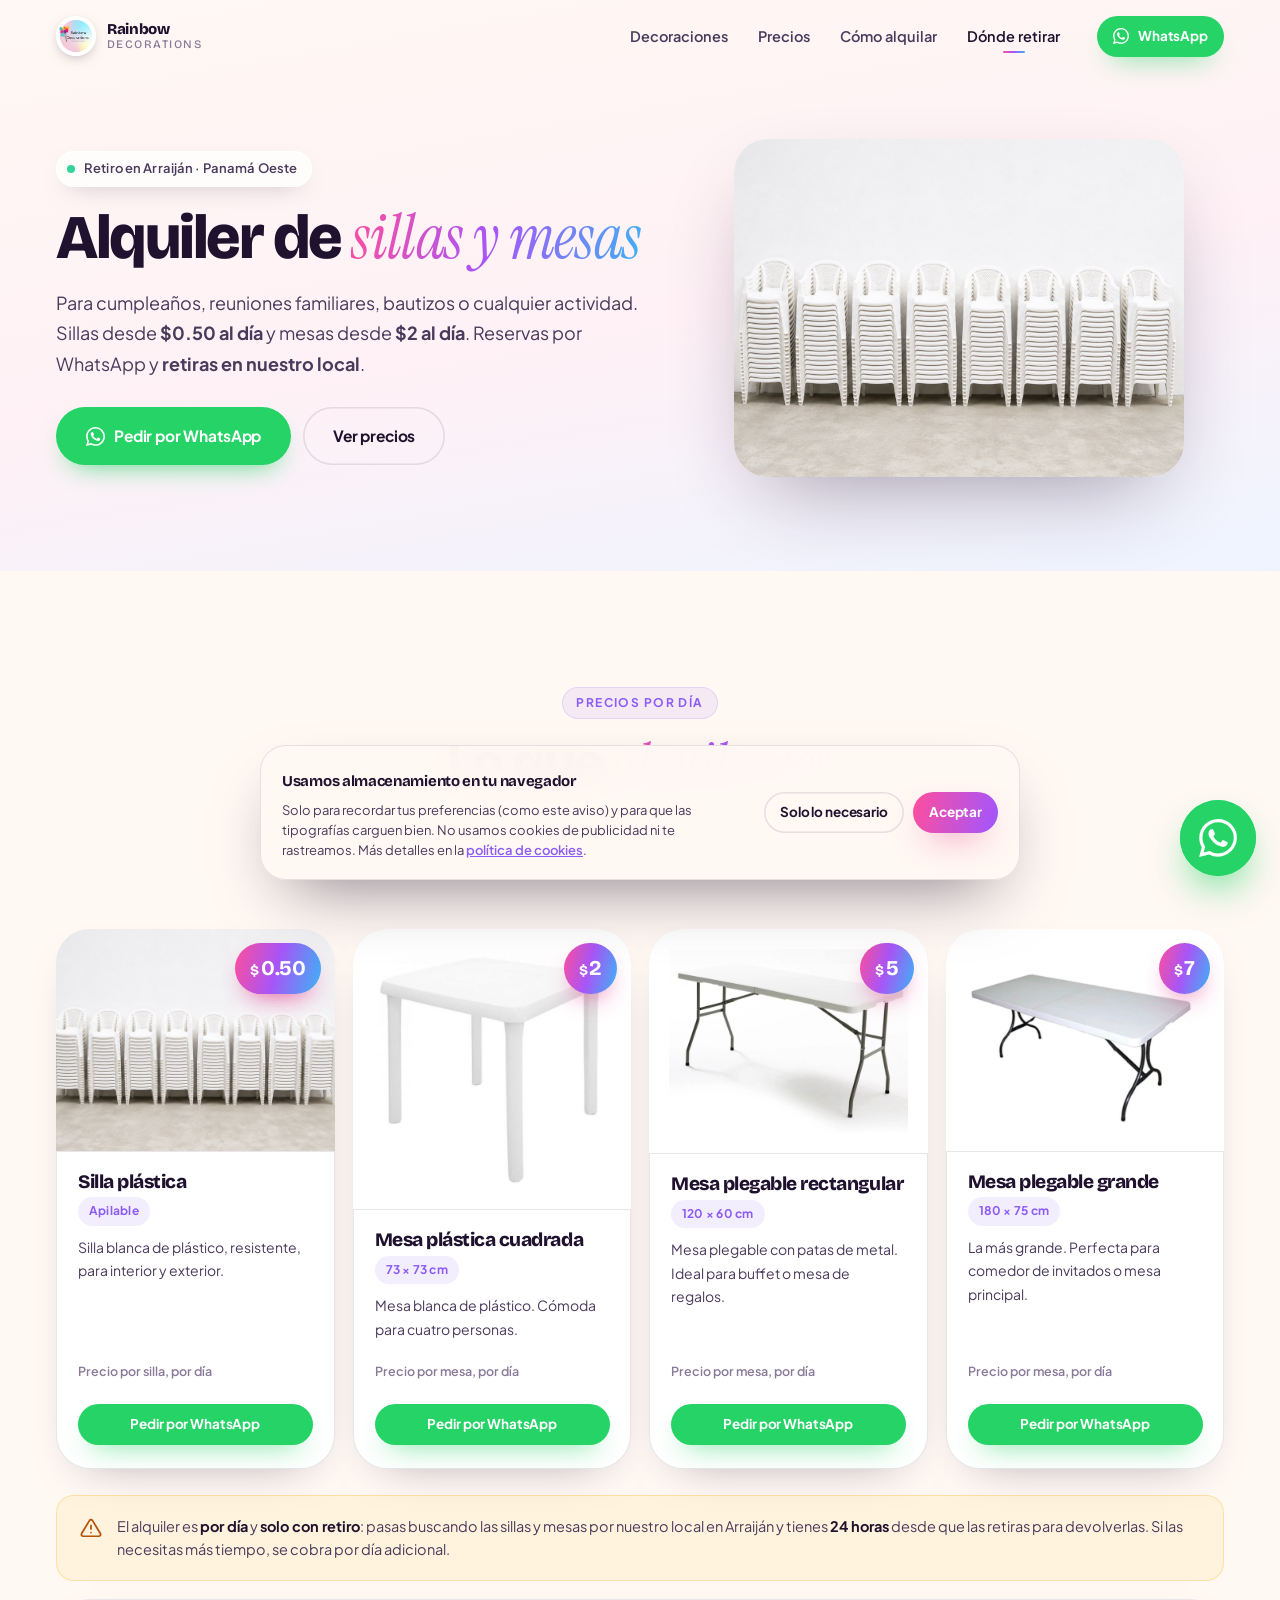
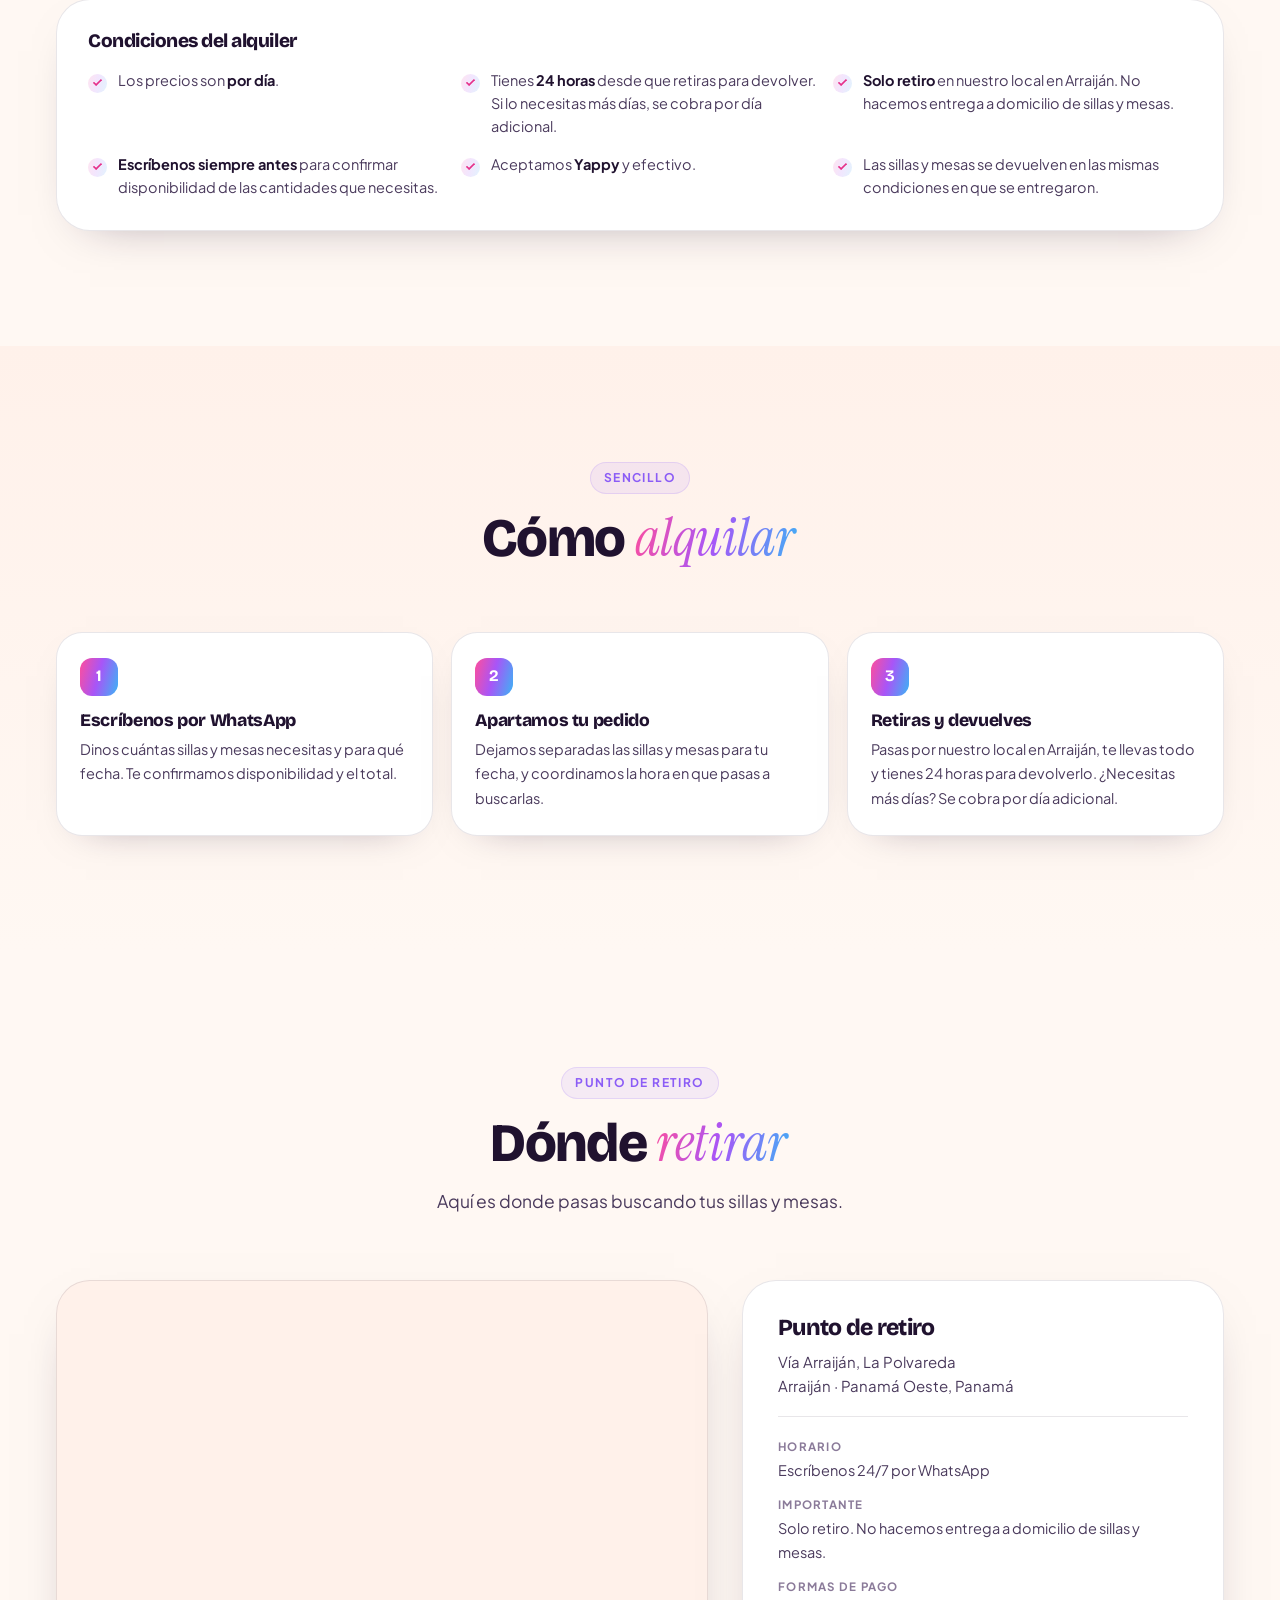
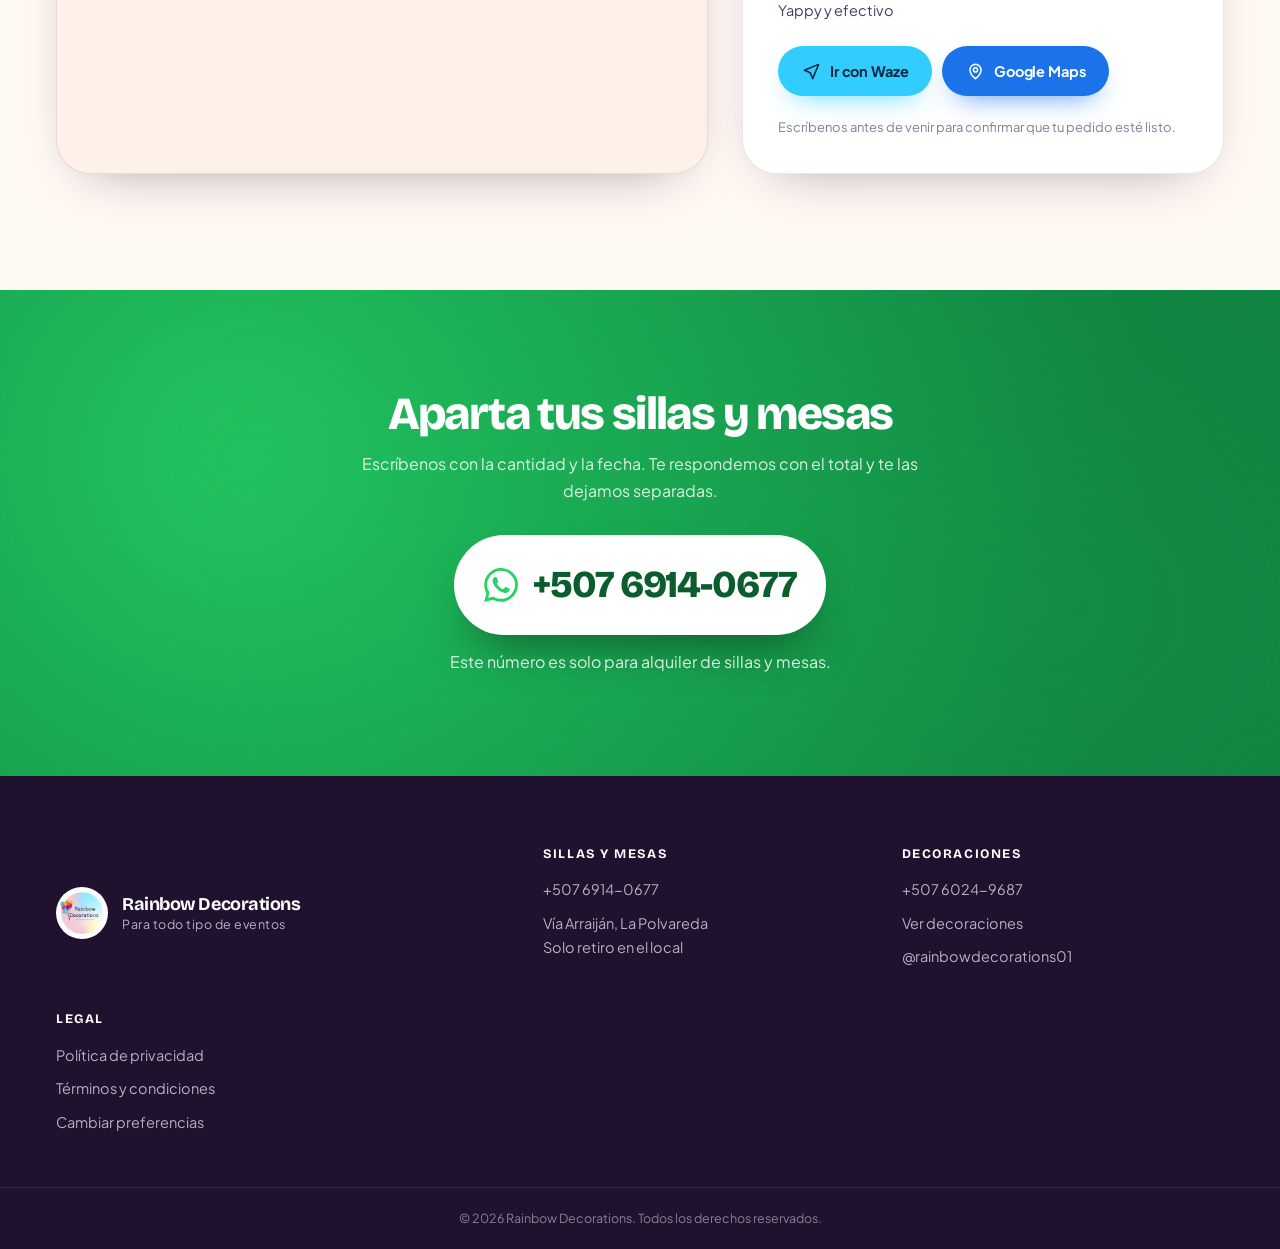
<file: alquiler.html>
<!DOCTYPE html>
<html lang="es">
<head>
<meta charset="utf-8">
<meta name="viewport" content="width=device-width, initial-scale=1, viewport-fit=cover">
<title>Alquiler de sillas y mesas en Arraiján — Rainbow Decorations</title>
<meta name="description" content="Alquiler de sillas plásticas desde $0.50 al día y mesas desde $2 al día en Arraiján, Panamá Oeste. Reserva por WhatsApp y retira en nuestro local.">
<meta name="theme-color" content="#FFF8F3">
<link rel="icon" href="assets/img/favicon.svg" type="image/svg+xml">
<link rel="apple-touch-icon" href="assets/gallery/logo.jpg">
<link rel="canonical" href="https://lulago3003.github.io/rainbow-decorations/alquiler.html">
<meta property="og:type" content="website">
<meta property="og:site_name" content="Rainbow Decorations">
<meta property="og:url" content="https://lulago3003.github.io/rainbow-decorations/alquiler.html">
<meta property="og:title" content="Alquiler de sillas y mesas — Rainbow Decorations">
<meta property="og:description" content="Sillas desde $0.50 al día y mesas desde $2 al día en Arraiján. Reserva por WhatsApp y retira en el local.">
<meta property="og:image" content="https://lulago3003.github.io/rainbow-decorations/assets/alquiler/silla.jpg">
<meta property="og:image:width" content="1200">
<meta property="og:image:height" content="630">
<meta property="og:locale" content="es_PA">
<meta name="twitter:card" content="summary_large_image">


<link rel="preconnect" href="https://fonts.googleapis.com">
<link rel="preconnect" href="https://fonts.gstatic.com" crossorigin>
<link href="https://fonts.googleapis.com/css2?family=Bricolage+Grotesque:opsz,wght@12..96,400;12..96,600;12..96,700;12..96,800&family=Instrument+Serif:ital@0;1&family=Plus+Jakarta+Sans:wght@400;500;600;700;800&display=swap" rel="stylesheet">
<link rel="stylesheet" href="assets/css/style.css?v=9">
<script>document.documentElement.classList.add('js');</script>

<script type="application/ld+json">
{
  "@context": "https://schema.org",
  "@type": "LocalBusiness",
  "name": "Rainbow Decorations — Alquiler de sillas y mesas",
  "description": "Alquiler de sillas plásticas y mesas para eventos en Arraiján, Panamá Oeste. Retiro en el local.",
  "image": "https://lulago3003.github.io/rainbow-decorations/assets/alquiler/silla.jpg",
  "telephone": "+50769140677",
  "priceRange": "$0.50 - $7",
  "areaServed": "Arraiján, Panamá Oeste, Panamá",
  "address": {
    "@type": "PostalAddress",
    "streetAddress": "Vía Arraiján, La Polvareda",
    "addressLocality": "Arraiján",
    "addressRegion": "Panamá Oeste",
    "postalCode": "1001",
    "addressCountry": "PA"
  },
  "geo": { "@type": "GeoCoordinates", "latitude": 8.9390414, "longitude": -79.6420196 }
}
</script>
</head>
<body>
<a class="skip" href="#top">Saltar al contenido</a>

<div class="progress" id="progress" aria-hidden="true"><i></i></div>

<!-- ============ NAV ============ -->
<header class="nav is-stuck" id="nav">
  <a class="nav__brand" href="index.html">
    <img src="assets/gallery/logo.jpg" alt="" width="40" height="40">
    <span>Rainbow<em>Decorations</em></span>
  </a>
  <nav class="nav__links" id="navLinks" aria-label="Principal">
    <a href="index.html">Decoraciones</a>
    <a href="#catalogo">Precios</a>
    <a href="#como">Cómo alquilar</a>
    <a href="#donde">Dónde retirar</a>
  </nav>
  <a class="btn btn--sm btn--wa-solid nav__cta" href="#" data-wa-tel="alquiler" data-wa="Hola! 👋 Quiero alquilar sillas y mesas.">
    <svg class="ico-wa" viewBox="0 0 24 24" width="16" height="16" aria-hidden="true"><path fill="currentColor" d="M17.472 14.382c-.297-.149-1.758-.867-2.03-.967-.273-.099-.471-.148-.67.15-.197.297-.767.966-.94 1.164-.173.199-.347.223-.644.075-.297-.149-1.255-.463-2.39-1.475-.883-.788-1.48-1.761-1.653-2.059-.173-.297-.018-.458.13-.606.134-.133.298-.347.446-.52.149-.174.198-.298.298-.497.099-.198.05-.371-.025-.52-.075-.149-.669-1.612-.916-2.207-.242-.579-.487-.5-.669-.51-.173-.008-.371-.01-.57-.01-.198 0-.52.074-.792.372-.272.297-1.04 1.016-1.04 2.479 0 1.462 1.065 2.875 1.213 3.074.149.198 2.096 3.2 5.077 4.487.709.306 1.262.489 1.694.625.712.227 1.36.195 1.872.118.571-.085 1.758-.719 2.006-1.413.248-.694.248-1.289.173-1.413-.074-.124-.272-.198-.57-.347M12.05 21.785h-.004a9.87 9.87 0 0 1-5.031-1.378l-.361-.214-3.741.982.998-3.648-.235-.374a9.86 9.86 0 0 1-1.51-5.26c.001-5.45 4.436-9.884 9.888-9.884 2.64 0 5.122 1.03 6.988 2.898a9.825 9.825 0 0 1 2.893 6.994c-.003 5.45-4.437 9.884-9.885 9.884m8.413-18.297A11.815 11.815 0 0 0 12.05 0C5.495 0 .16 5.335.157 11.892c0 2.096.547 4.142 1.588 5.945L.057 24l6.305-1.654a11.882 11.882 0 0 0 5.683 1.448h.005c6.554 0 11.89-5.335 11.893-11.893a11.821 11.821 0 0 0-3.48-8.413"/></svg>
    WhatsApp
  </a>
  <button class="nav__burger" id="burger" aria-label="Abrir menú" aria-expanded="false"><span></span><span></span></button>
</header>

<main id="top">

<!-- ============ HERO ============ -->
<section class="rhero">
  <div class="rhero__grid">
    <div>
      <span class="pill reveal" data-reveal><i class="pill__dot"></i> Retiro en Arraiján · Panamá Oeste</span>

      <h1 class="reveal" data-reveal data-delay="1">
        Alquiler de <em class="grad">sillas y mesas</em>
      </h1>

      <p class="rhero__lead reveal" data-reveal data-delay="2">
        Para cumpleaños, reuniones familiares, bautizos o cualquier actividad.
        Sillas desde <strong>$0.50 al día</strong> y mesas desde <strong>$2 al día</strong>.
        Reservas por WhatsApp y <strong>retiras en nuestro local</strong>.
      </p>

      <div class="rhero__btns reveal" data-reveal data-delay="3">
        <a class="btn btn--wa-solid btn--lg" href="#" data-wa-tel="alquiler" data-wa="Hola! 👋 Quiero alquilar sillas y mesas. ¿Me dan disponibilidad?" data-confetti>
          <svg class="ico-wa" viewBox="0 0 24 24" width="19" height="19" aria-hidden="true"><path fill="currentColor" d="M17.472 14.382c-.297-.149-1.758-.867-2.03-.967-.273-.099-.471-.148-.67.15-.197.297-.767.966-.94 1.164-.173.199-.347.223-.644.075-.297-.149-1.255-.463-2.39-1.475-.883-.788-1.48-1.761-1.653-2.059-.173-.297-.018-.458.13-.606.134-.133.298-.347.446-.52.149-.174.198-.298.298-.497.099-.198.05-.371-.025-.52-.075-.149-.669-1.612-.916-2.207-.242-.579-.487-.5-.669-.51-.173-.008-.371-.01-.57-.01-.198 0-.52.074-.792.372-.272.297-1.04 1.016-1.04 2.479 0 1.462 1.065 2.875 1.213 3.074.149.198 2.096 3.2 5.077 4.487.709.306 1.262.489 1.694.625.712.227 1.36.195 1.872.118.571-.085 1.758-.719 2.006-1.413.248-.694.248-1.289.173-1.413-.074-.124-.272-.198-.57-.347M12.05 21.785h-.004a9.87 9.87 0 0 1-5.031-1.378l-.361-.214-3.741.982.998-3.648-.235-.374a9.86 9.86 0 0 1-1.51-5.26c.001-5.45 4.436-9.884 9.888-9.884 2.64 0 5.122 1.03 6.988 2.898a9.825 9.825 0 0 1 2.893 6.994c-.003 5.45-4.437 9.884-9.885 9.884m8.413-18.297A11.815 11.815 0 0 0 12.05 0C5.495 0 .16 5.335.157 11.892c0 2.096.547 4.142 1.588 5.945L.057 24l6.305-1.654a11.882 11.882 0 0 0 5.683 1.448h.005c6.554 0 11.89-5.335 11.893-11.893a11.821 11.821 0 0 0-3.48-8.413"/></svg>
          Pedir por WhatsApp
        </a>
        <a class="btn btn--ghost btn--lg" href="#catalogo">Ver precios</a>
      </div>
    </div>

    <figure class="rhero__pic reveal" data-reveal data-delay="2">
      <img src="assets/alquiler/silla.jpg" alt="Torres de sillas plásticas blancas apiladas, listas para alquilar" width="1200" height="900">
    </figure>
  </div>
</section>

<!-- ============ CATÁLOGO ============ -->
<section class="section" id="catalogo">
  <div class="wrap">
    <header class="head">
      <span class="eyebrow reveal" data-reveal>Precios por día</span>
      <h2 class="h2 reveal" data-reveal data-delay="1">Lo que <em class="grad">alquilamos</em></h2>
      <p class="head__lead reveal" data-reveal data-delay="2">Precios por día y por unidad. Escríbenos siempre con la cantidad que necesitas para confirmarte disponibilidad.</p>
    </header>

    <div class="rent" id="rentGrid"></div>

    <div class="rnote reveal" data-reveal id="rentNote">
      <svg viewBox="0 0 24 24" width="22" height="22" aria-hidden="true"><path fill="none" stroke="currentColor" stroke-width="1.9" stroke-linecap="round" stroke-linejoin="round" d="M12 9v4m0 4h.01M10.3 3.9 1.8 18a2 2 0 0 0 1.7 3h17a2 2 0 0 0 1.7-3L13.7 3.9a2 2 0 0 0-3.4 0Z"/></svg>
      <p id="rentNoteText"></p>
    </div>

    <div class="cond reveal" data-reveal id="rentCond" hidden>
      <h3>Condiciones del alquiler</h3>
      <ul id="rentCondList"></ul>
    </div>
  </div>
</section>

<!-- ============ CÓMO ALQUILAR ============ -->
<section class="section section--tint" id="como">
  <div class="wrap">
    <header class="head">
      <span class="eyebrow reveal" data-reveal>Sencillo</span>
      <h2 class="h2 reveal" data-reveal data-delay="1">Cómo <em class="grad">alquilar</em></h2>
    </header>

    <ol class="rsteps">
      <li class="rstep reveal" data-reveal>
        <b>1</b>
        <h3>Escríbenos por WhatsApp</h3>
        <p>Dinos cuántas sillas y mesas necesitas y para qué fecha. Te confirmamos disponibilidad y el total.</p>
      </li>
      <li class="rstep reveal" data-reveal data-delay="1">
        <b>2</b>
        <h3>Apartamos tu pedido</h3>
        <p>Dejamos separadas las sillas y mesas para tu fecha, y coordinamos la hora en que pasas a buscarlas.</p>
      </li>
      <li class="rstep reveal" data-reveal data-delay="2">
        <b>3</b>
        <h3>Retiras y devuelves</h3>
        <p>Pasas por nuestro local en Arraiján, te llevas todo y tienes 24 horas para devolverlo. ¿Necesitas más días? Se cobra por día adicional.</p>
      </li>
    </ol>
  </div>
</section>

<!-- ============ DÓNDE RETIRAR ============ -->
<section class="section" id="donde">
  <div class="wrap">
    <header class="head">
      <span class="eyebrow reveal" data-reveal>Punto de retiro</span>
      <h2 class="h2 reveal" data-reveal data-delay="1">Dónde <em class="grad">retirar</em></h2>
      <p class="head__lead reveal" data-reveal data-delay="2">Aquí es donde pasas buscando tus sillas y mesas.</p>
    </header>

    <div class="loc">
      <div class="loc__map reveal" data-reveal>
        <iframe
          title="Mapa del punto de retiro en Arraiján"
          src="https://maps.google.com/maps?q=8.9390414,-79.6420196&amp;z=15&amp;hl=es&amp;output=embed"
          loading="lazy" referrerpolicy="no-referrer-when-downgrade"></iframe>
      </div>

      <div class="loc__info reveal" data-reveal data-delay="1">
        <h3>Punto de retiro</h3>
        <p class="loc__addr">
          Vía Arraiján, La Polvareda<br>
          Arraiján · Panamá Oeste, Panamá
        </p>

        <ul class="loc__meta">
          <li><b>Horario</b><span id="locHorario"></span></li>
          <li><b>Importante</b><span>Solo retiro. No hacemos entrega a domicilio de sillas y mesas.</span></li>
          <li><b>Formas de pago</b><span>Yappy y efectivo</span></li>
        </ul>

        <div class="loc__btns">
          <a class="btn btn--waze" href="https://waze.com/ul?ll=8.9390414,-79.6420196&navigate=yes" target="_blank" rel="noopener">
            <svg viewBox="0 0 24 24" width="19" height="19" aria-hidden="true"><path fill="none" stroke="currentColor" stroke-width="1.9" stroke-linecap="round" stroke-linejoin="round" d="M21 3 3 10.5l7.5 3L13.5 21z"/></svg>
            Ir con Waze
          </a>
          <a class="btn btn--maps" href="https://www.google.com/maps/dir/?api=1&destination=8.9390414,-79.6420196" target="_blank" rel="noopener">
            <svg viewBox="0 0 24 24" width="19" height="19" aria-hidden="true"><path fill="none" stroke="currentColor" stroke-width="1.9" stroke-linecap="round" stroke-linejoin="round" d="M12 21s7-5.6 7-11a7 7 0 1 0-14 0c0 5.4 7 11 7 11Z"/><circle cx="12" cy="10" r="2.6" fill="none" stroke="currentColor" stroke-width="1.9"/></svg>
            Google Maps
          </a>
        </div>

        <p class="loc__tip">Escríbenos antes de venir para confirmar que tu pedido esté listo.</p>
      </div>
    </div>
  </div>
</section>

<!-- ============ LLAMADA FINAL ============ -->
<section class="rcall">
  <div class="wrap wrap--narrow rcall__in">
    <h2 class="reveal" data-reveal>Aparta tus sillas y mesas</h2>
    <p class="reveal" data-reveal data-delay="1">Escríbenos con la cantidad y la fecha. Te respondemos con el total y te las dejamos separadas.</p>

    <a class="rcall__tel reveal" data-reveal data-delay="2" href="#" data-wa-tel="alquiler" data-wa="Hola! 👋 Quiero alquilar sillas y mesas. ¿Me dan disponibilidad?" data-confetti>
      <svg class="ico-wa" viewBox="0 0 24 24" width="34" height="34" aria-hidden="true"><path fill="currentColor" d="M17.472 14.382c-.297-.149-1.758-.867-2.03-.967-.273-.099-.471-.148-.67.15-.197.297-.767.966-.94 1.164-.173.199-.347.223-.644.075-.297-.149-1.255-.463-2.39-1.475-.883-.788-1.48-1.761-1.653-2.059-.173-.297-.018-.458.13-.606.134-.133.298-.347.446-.52.149-.174.198-.298.298-.497.099-.198.05-.371-.025-.52-.075-.149-.669-1.612-.916-2.207-.242-.579-.487-.5-.669-.51-.173-.008-.371-.01-.57-.01-.198 0-.52.074-.792.372-.272.297-1.04 1.016-1.04 2.479 0 1.462 1.065 2.875 1.213 3.074.149.198 2.096 3.2 5.077 4.487.709.306 1.262.489 1.694.625.712.227 1.36.195 1.872.118.571-.085 1.758-.719 2.006-1.413.248-.694.248-1.289.173-1.413-.074-.124-.272-.198-.57-.347M12.05 21.785h-.004a9.87 9.87 0 0 1-5.031-1.378l-.361-.214-3.741.982.998-3.648-.235-.374a9.86 9.86 0 0 1-1.51-5.26c.001-5.45 4.436-9.884 9.888-9.884 2.64 0 5.122 1.03 6.988 2.898a9.825 9.825 0 0 1 2.893 6.994c-.003 5.45-4.437 9.884-9.885 9.884m8.413-18.297A11.815 11.815 0 0 0 12.05 0C5.495 0 .16 5.335.157 11.892c0 2.096.547 4.142 1.588 5.945L.057 24l6.305-1.654a11.882 11.882 0 0 0 5.683 1.448h.005c6.554 0 11.89-5.335 11.893-11.893a11.821 11.821 0 0 0-3.48-8.413"/></svg>
      <span id="rentTel">+507 6914-0677</span>
    </a>

    <p class="rcall__note reveal" data-reveal data-delay="3">Este número es solo para alquiler de sillas y mesas.</p>
  </div>
</section>

</main>

<!-- ============ FOOTER ============ -->
<footer class="foot">
  <div class="wrap foot__grid">
    <div class="foot__brand">
      <img src="assets/gallery/logo.jpg" alt="" width="52" height="52">
      <div><b>Rainbow Decorations</b><span>Para todo tipo de eventos</span></div>
    </div>

    <div class="foot__col">
      <h4>Sillas y mesas</h4>
      <a href="#" data-wa-tel="alquiler" data-wa="Hola! 👋 Quiero alquilar sillas y mesas." id="footTelAlq">+507 6914-0677</a>
      <p>Vía Arraiján, La Polvareda<br>Solo retiro en el local</p>
    </div>

    <div class="foot__col">
      <h4>Decoraciones</h4>
      <a href="#" data-wa="Hola Rainbow Decorations! 👋" id="footTel">+507 6024-9687</a>
      <a href="index.html">Ver decoraciones</a>
      <a href="https://www.instagram.com/rainbowdecorations01/" target="_blank" rel="noopener">@rainbowdecorations01</a>
    </div>

    <div class="foot__col">
      <h4>Legal</h4>
      <a href="privacidad.html">Política de privacidad</a>
      <a href="terminos.html">Términos y condiciones</a>
      <button class="foot__linkbtn" id="openCookies">Cambiar preferencias</button>
    </div>
  </div>
  <div class="foot__bar">
    <span>© <span id="year">2026</span> Rainbow Decorations. Todos los derechos reservados.</span>
  </div>
</footer>

<!-- ============ WHATSAPP FLOTANTE ============ -->
<a class="wafab" href="#" data-wa-tel="alquiler" data-wa="Hola! 👋 Quiero alquilar sillas y mesas." aria-label="Escribir por WhatsApp para alquilar sillas y mesas">
  <span class="wafab__pulse" aria-hidden="true"></span>
  <svg class="ico-wa" viewBox="0 0 24 24" width="38" height="38" aria-hidden="true"><path fill="currentColor" d="M17.472 14.382c-.297-.149-1.758-.867-2.03-.967-.273-.099-.471-.148-.67.15-.197.297-.767.966-.94 1.164-.173.199-.347.223-.644.075-.297-.149-1.255-.463-2.39-1.475-.883-.788-1.48-1.761-1.653-2.059-.173-.297-.018-.458.13-.606.134-.133.298-.347.446-.52.149-.174.198-.298.298-.497.099-.198.05-.371-.025-.52-.075-.149-.669-1.612-.916-2.207-.242-.579-.487-.5-.669-.51-.173-.008-.371-.01-.57-.01-.198 0-.52.074-.792.372-.272.297-1.04 1.016-1.04 2.479 0 1.462 1.065 2.875 1.213 3.074.149.198 2.096 3.2 5.077 4.487.709.306 1.262.489 1.694.625.712.227 1.36.195 1.872.118.571-.085 1.758-.719 2.006-1.413.248-.694.248-1.289.173-1.413-.074-.124-.272-.198-.57-.347M12.05 21.785h-.004a9.87 9.87 0 0 1-5.031-1.378l-.361-.214-3.741.982.998-3.648-.235-.374a9.86 9.86 0 0 1-1.51-5.26c.001-5.45 4.436-9.884 9.888-9.884 2.64 0 5.122 1.03 6.988 2.898a9.825 9.825 0 0 1 2.893 6.994c-.003 5.45-4.437 9.884-9.885 9.884m8.413-18.297A11.815 11.815 0 0 0 12.05 0C5.495 0 .16 5.335.157 11.892c0 2.096.547 4.142 1.588 5.945L.057 24l6.305-1.654a11.882 11.882 0 0 0 5.683 1.448h.005c6.554 0 11.89-5.335 11.893-11.893a11.821 11.821 0 0 0-3.48-8.413"/></svg>
  <span class="wafab__label">Sillas y mesas</span>
</a>

<!-- ============ COOKIES ============ -->
<div class="cookies" id="cookies" role="dialog" aria-label="Preferencias de cookies" hidden>
  <div class="cookies__in">
    <div class="cookies__txt">
      <b>Usamos almacenamiento en tu navegador</b>
      <p>Solo para recordar tus preferencias (como este aviso) y para que las tipografías carguen bien. No usamos cookies de publicidad ni te rastreamos. Más detalles en la <a href="privacidad.html#cookies">política de cookies</a>.</p>
    </div>
    <div class="cookies__btns">
      <button class="btn btn--ghost btn--sm" id="ckReject">Solo lo necesario</button>
      <button class="btn btn--grad btn--sm" id="ckAccept">Aceptar</button>
    </div>
  </div>
</div>

<div class="toast" id="toast" role="status" aria-live="polite"></div>
<canvas class="confetti" id="confetti" aria-hidden="true"></canvas>

<button class="totop" id="toTop" aria-label="Volver arriba" hidden><svg viewBox="0 0 24 24" width="20" height="20" aria-hidden="true"><path fill="none" stroke="currentColor" stroke-width="2.2" stroke-linecap="round" stroke-linejoin="round" d="M12 19V5m-7 7 7-7 7 7"/></svg></button>

<script src="assets/js/app.js?v=9"></script>
</body>
</html>
</file>
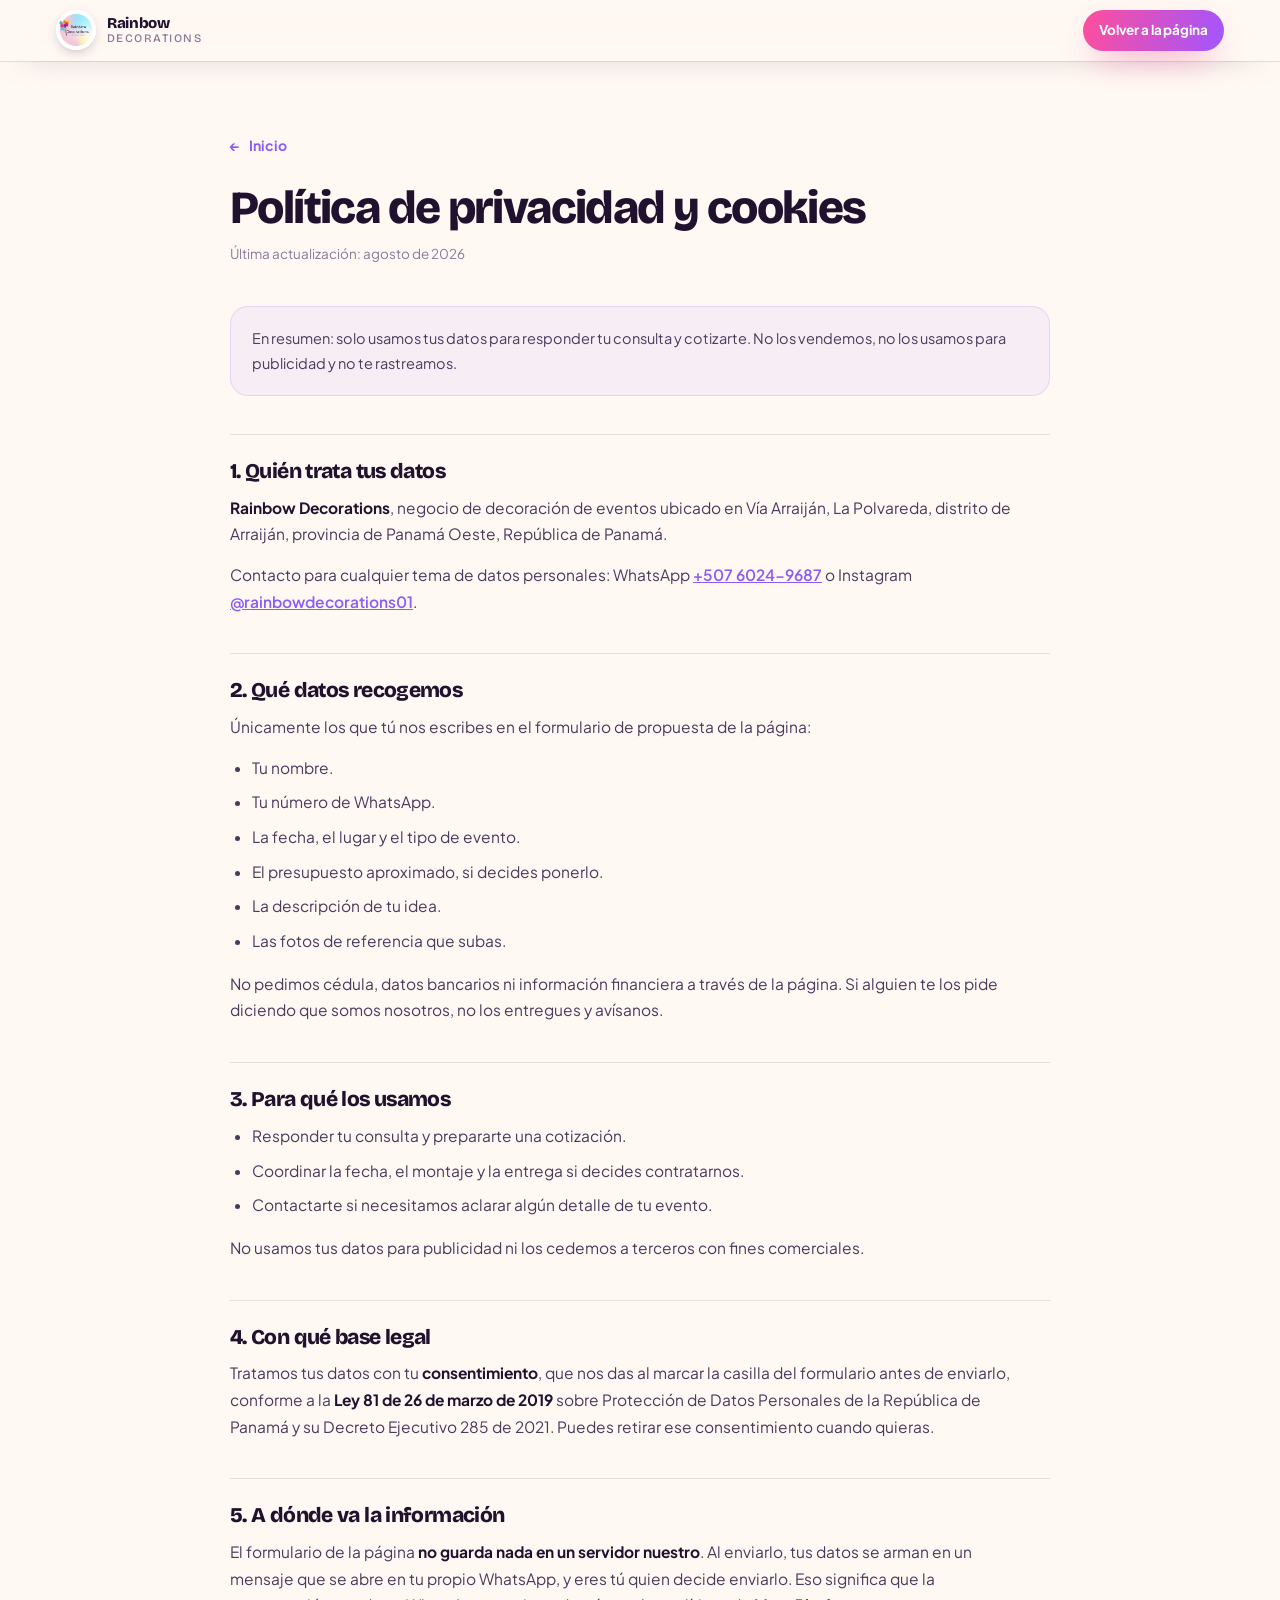
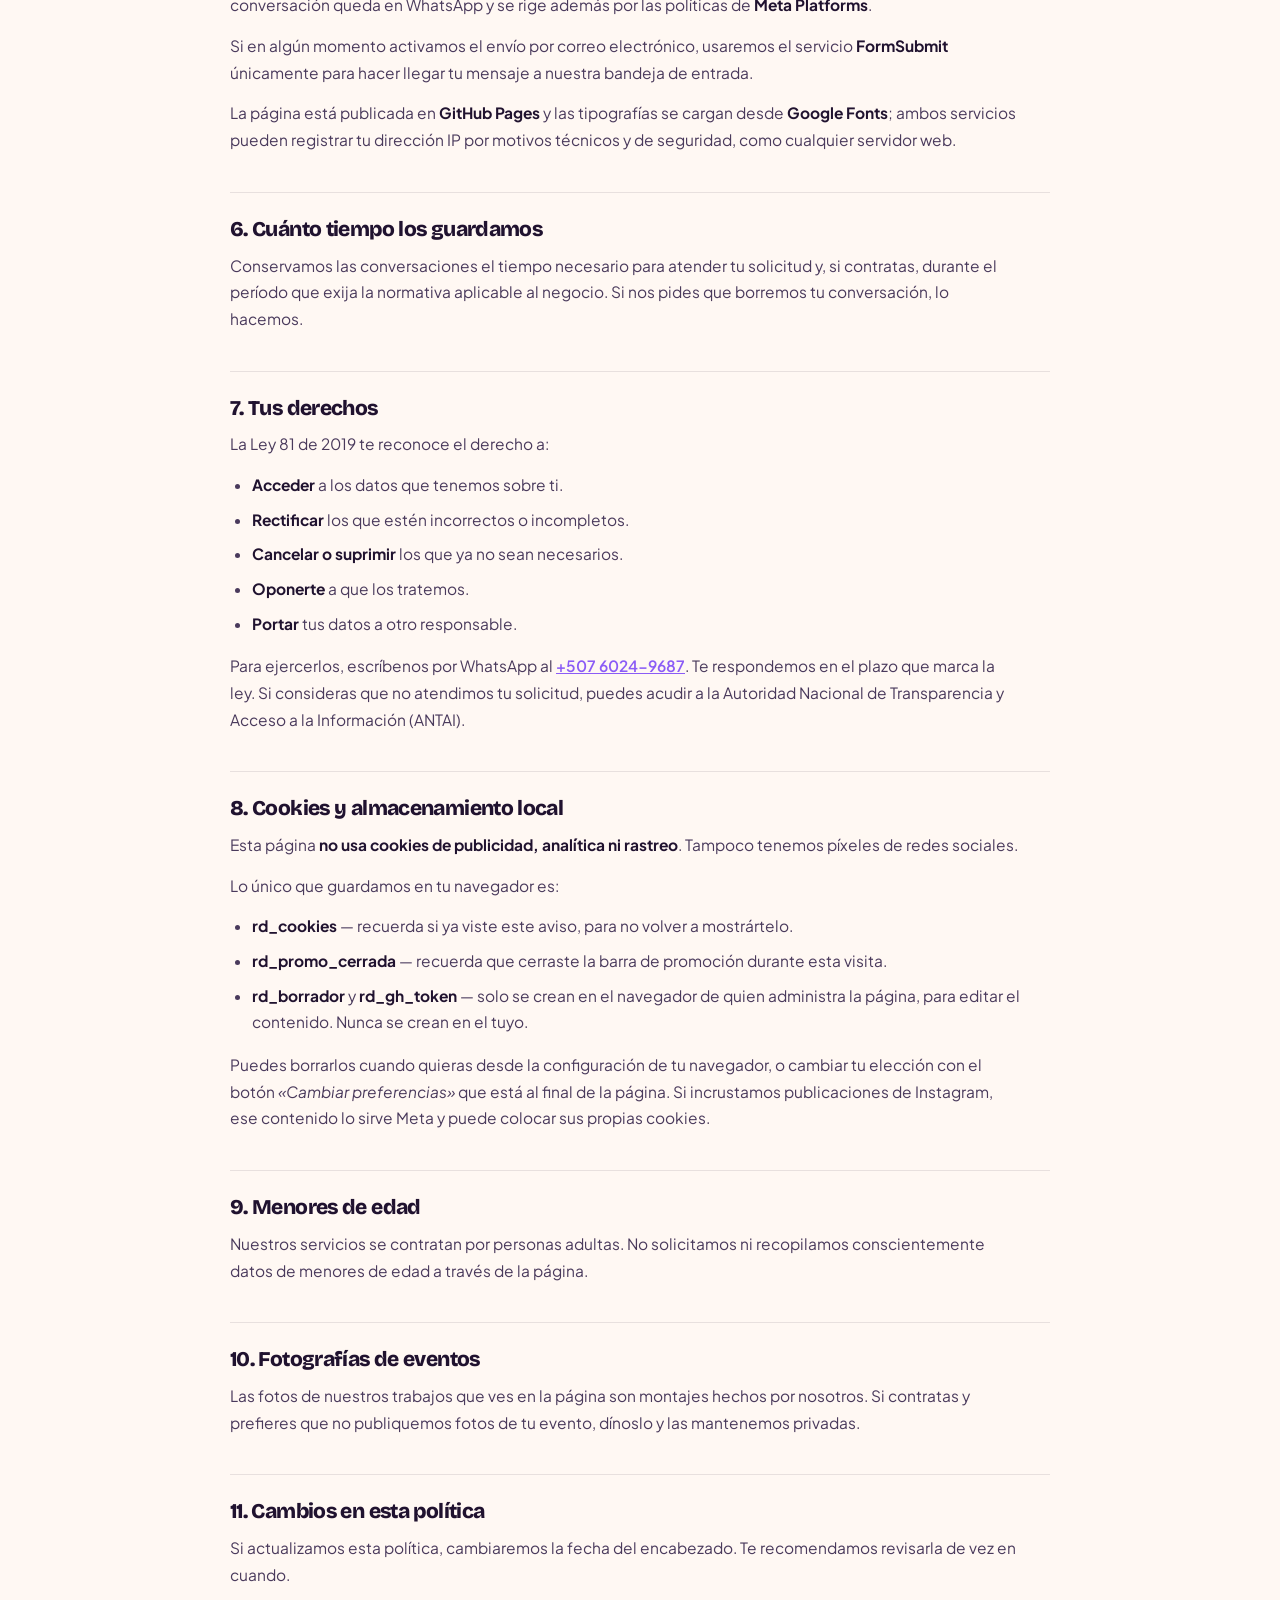
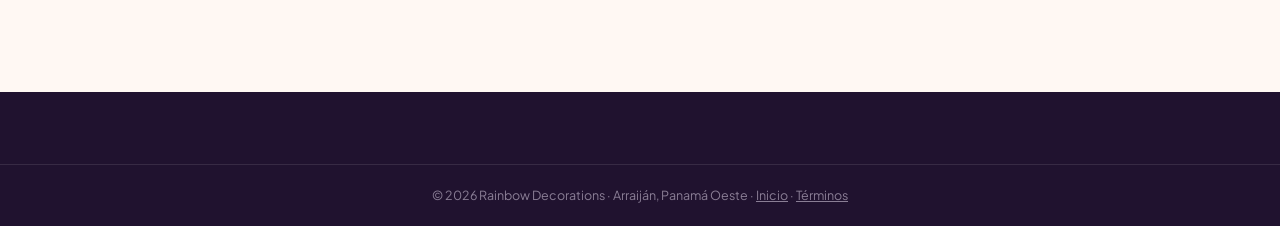
<file: privacidad.html>
<!DOCTYPE html>
<html lang="es">
<head>
<meta charset="utf-8">
<meta name="viewport" content="width=device-width, initial-scale=1">
<title>Política de privacidad y cookies — Rainbow Decorations</title>
<meta name="description" content="Cómo Rainbow Decorations trata los datos personales que nos envías, conforme a la Ley 81 de 2019 de Panamá.">
<meta name="robots" content="index, follow">
<link rel="icon" href="assets/img/favicon.svg" type="image/svg+xml">
<link rel="canonical" href="https://lulago3003.github.io/rainbow-decorations/privacidad.html">
<meta property="og:type" content="article">
<meta property="og:site_name" content="Rainbow Decorations">
<meta property="og:url" content="https://lulago3003.github.io/rainbow-decorations/privacidad.html">
<meta property="og:title" content="Política de privacidad — Rainbow Decorations">
<meta property="og:description" content="Cómo tratamos tus datos personales, conforme a la Ley 81 de 2019 de Panamá.">
<meta property="og:image" content="https://lulago3003.github.io/rainbow-decorations/assets/gallery/g03.jpg">
<meta property="og:locale" content="es_PA">
<link rel="preconnect" href="https://fonts.googleapis.com">
<link rel="preconnect" href="https://fonts.gstatic.com" crossorigin>
<link href="https://fonts.googleapis.com/css2?family=Bricolage+Grotesque:opsz,wght@12..96,700;12..96,800&family=Instrument+Serif:ital@0;1&family=Plus+Jakarta+Sans:wght@400;500;600;700&display=swap" rel="stylesheet">
<link rel="stylesheet" href="assets/css/style.css?v=9">
</head>
<body>
<a class="skip" href="#top">Saltar al contenido</a>

<header class="nav is-stuck">
  <a class="nav__brand" href="index.html">
    <img src="assets/gallery/logo.jpg" alt="" width="40" height="40">
    <span>Rainbow<em>Decorations</em></span>
  </a>
  <a class="btn btn--sm btn--grad" style="margin-left:auto" href="index.html">Volver a la página</a>
</header>

<main class="legal" id="top">
  <div class="wrap wrap--narrow">
    <a class="legal__back" href="index.html"><span aria-hidden="true">←</span> Inicio</a>

    <h1>Política de privacidad y cookies</h1>
    <p class="legal__date">Última actualización: agosto de 2026</p>

    <div class="legal__body">

      <div class="legal__box">
        <p>En resumen: solo usamos tus datos para responder tu consulta y cotizarte. No los vendemos,
        no los usamos para publicidad y no te rastreamos.</p>
      </div>

      <h2>1. Quién trata tus datos</h2>
      <p>
        <strong>Rainbow Decorations</strong>, negocio de decoración de eventos ubicado en Vía Arraiján,
        La Polvareda, distrito de Arraiján, provincia de Panamá Oeste, República de Panamá.
      </p>
      <p>
        Contacto para cualquier tema de datos personales: WhatsApp
        <a href="https://wa.me/50760249687" target="_blank" rel="noopener">+507 6024-9687</a>
        o Instagram <a href="https://www.instagram.com/rainbowdecorations01/" target="_blank" rel="noopener">@rainbowdecorations01</a>.
      </p>

      <h2>2. Qué datos recogemos</h2>
      <p>Únicamente los que tú nos escribes en el formulario de propuesta de la página:</p>
      <ul>
        <li>Tu nombre.</li>
        <li>Tu número de WhatsApp.</li>
        <li>La fecha, el lugar y el tipo de evento.</li>
        <li>El presupuesto aproximado, si decides ponerlo.</li>
        <li>La descripción de tu idea.</li>
        <li>Las fotos de referencia que subas.</li>
      </ul>
      <p>
        No pedimos cédula, datos bancarios ni información financiera a través de la página. Si alguien
        te los pide diciendo que somos nosotros, no los entregues y avísanos.
      </p>

      <h2>3. Para qué los usamos</h2>
      <ul>
        <li>Responder tu consulta y prepararte una cotización.</li>
        <li>Coordinar la fecha, el montaje y la entrega si decides contratarnos.</li>
        <li>Contactarte si necesitamos aclarar algún detalle de tu evento.</li>
      </ul>
      <p>No usamos tus datos para publicidad ni los cedemos a terceros con fines comerciales.</p>

      <h2>4. Con qué base legal</h2>
      <p>
        Tratamos tus datos con tu <strong>consentimiento</strong>, que nos das al marcar la casilla del
        formulario antes de enviarlo, conforme a la <strong>Ley 81 de 26 de marzo de 2019</strong> sobre
        Protección de Datos Personales de la República de Panamá y su Decreto Ejecutivo 285 de 2021.
        Puedes retirar ese consentimiento cuando quieras.
      </p>

      <h2>5. A dónde va la información</h2>
      <p>
        El formulario de la página <strong>no guarda nada en un servidor nuestro</strong>. Al enviarlo,
        tus datos se arman en un mensaje que se abre en tu propio WhatsApp, y eres tú quien decide
        enviarlo. Eso significa que la conversación queda en WhatsApp y se rige además por las
        políticas de <strong>Meta Platforms</strong>.
      </p>
      <p>
        Si en algún momento activamos el envío por correo electrónico, usaremos el servicio
        <strong>FormSubmit</strong> únicamente para hacer llegar tu mensaje a nuestra bandeja de entrada.
      </p>
      <p>
        La página está publicada en <strong>GitHub Pages</strong> y las tipografías se cargan desde
        <strong>Google Fonts</strong>; ambos servicios pueden registrar tu dirección IP por motivos
        técnicos y de seguridad, como cualquier servidor web.
      </p>

      <h2>6. Cuánto tiempo los guardamos</h2>
      <p>
        Conservamos las conversaciones el tiempo necesario para atender tu solicitud y, si contratas,
        durante el período que exija la normativa aplicable al negocio. Si nos pides que borremos tu
        conversación, lo hacemos.
      </p>

      <h2>7. Tus derechos</h2>
      <p>La Ley 81 de 2019 te reconoce el derecho a:</p>
      <ul>
        <li><strong>Acceder</strong> a los datos que tenemos sobre ti.</li>
        <li><strong>Rectificar</strong> los que estén incorrectos o incompletos.</li>
        <li><strong>Cancelar o suprimir</strong> los que ya no sean necesarios.</li>
        <li><strong>Oponerte</strong> a que los tratemos.</li>
        <li><strong>Portar</strong> tus datos a otro responsable.</li>
      </ul>
      <p>
        Para ejercerlos, escríbenos por WhatsApp al
        <a href="https://wa.me/50760249687" target="_blank" rel="noopener">+507 6024-9687</a>.
        Te respondemos en el plazo que marca la ley. Si consideras que no atendimos tu solicitud,
        puedes acudir a la Autoridad Nacional de Transparencia y Acceso a la Información (ANTAI).
      </p>

      <h2 id="cookies">8. Cookies y almacenamiento local</h2>
      <p>
        Esta página <strong>no usa cookies de publicidad, analítica ni rastreo</strong>. Tampoco tenemos
        píxeles de redes sociales.
      </p>
      <p>Lo único que guardamos en tu navegador es:</p>
      <ul>
        <li><strong>rd_cookies</strong> — recuerda si ya viste este aviso, para no volver a mostrártelo.</li>
        <li><strong>rd_promo_cerrada</strong> — recuerda que cerraste la barra de promoción durante esta visita.</li>
        <li><strong>rd_borrador</strong> y <strong>rd_gh_token</strong> — solo se crean en el navegador de quien
        administra la página, para editar el contenido. Nunca se crean en el tuyo.</li>
      </ul>
      <p>
        Puedes borrarlos cuando quieras desde la configuración de tu navegador, o cambiar tu elección
        con el botón <em>«Cambiar preferencias»</em> que está al final de la página. Si incrustamos
        publicaciones de Instagram, ese contenido lo sirve Meta y puede colocar sus propias cookies.
      </p>

      <h2>9. Menores de edad</h2>
      <p>
        Nuestros servicios se contratan por personas adultas. No solicitamos ni recopilamos
        conscientemente datos de menores de edad a través de la página.
      </p>

      <h2>10. Fotografías de eventos</h2>
      <p>
        Las fotos de nuestros trabajos que ves en la página son montajes hechos por nosotros. Si
        contratas y prefieres que no publiquemos fotos de tu evento, dínoslo y las mantenemos privadas.
      </p>

      <h2>11. Cambios en esta política</h2>
      <p>
        Si actualizamos esta política, cambiaremos la fecha del encabezado. Te recomendamos revisarla
        de vez en cuando.
      </p>

    </div>
  </div>
</main>

<footer class="foot">
  <div class="foot__bar">
    <span>© <span id="year">2026</span> Rainbow Decorations · Arraiján, Panamá Oeste ·
      <a href="index.html" style="color:inherit">Inicio</a> ·
      <a href="terminos.html" style="color:inherit">Términos</a>
    </span>
  </div>
</footer>

<script>
document.getElementById('year').textContent = new Date().getFullYear();
(function () {
  var b = document.getElementById('toTop');
  if (!b) return;
  b.hidden = false;
  var ver = function () { b.classList.toggle('is-on', scrollY > innerHeight * 0.9); };
  addEventListener('scroll', ver, { passive: true }); ver();
  b.addEventListener('click', function () { scrollTo({ top: 0, behavior: 'smooth' }); });
})();
</script>
<button class="totop" id="toTop" aria-label="Volver arriba" hidden><svg viewBox="0 0 24 24" width="20" height="20" aria-hidden="true"><path fill="none" stroke="currentColor" stroke-width="2.2" stroke-linecap="round" stroke-linejoin="round" d="M12 19V5m-7 7 7-7 7 7"/></svg></button>
</body>
</html>
</file>
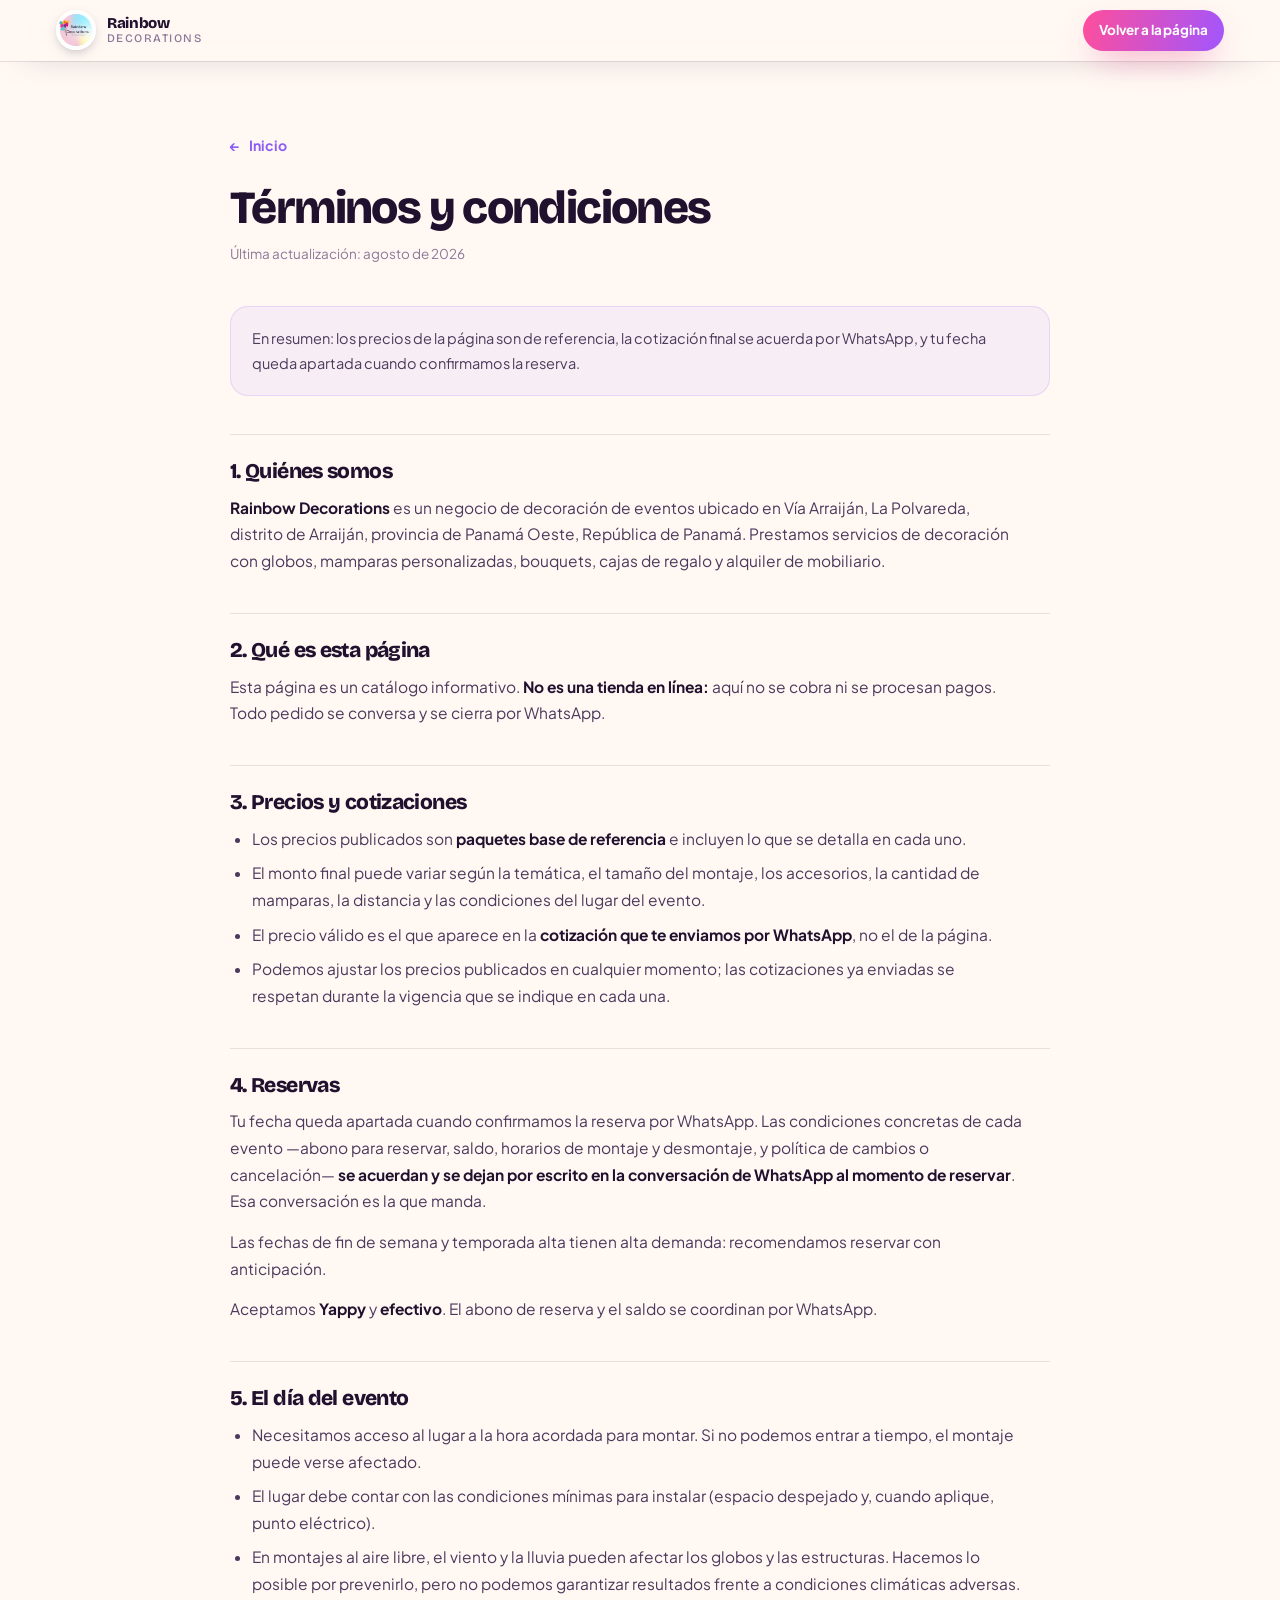
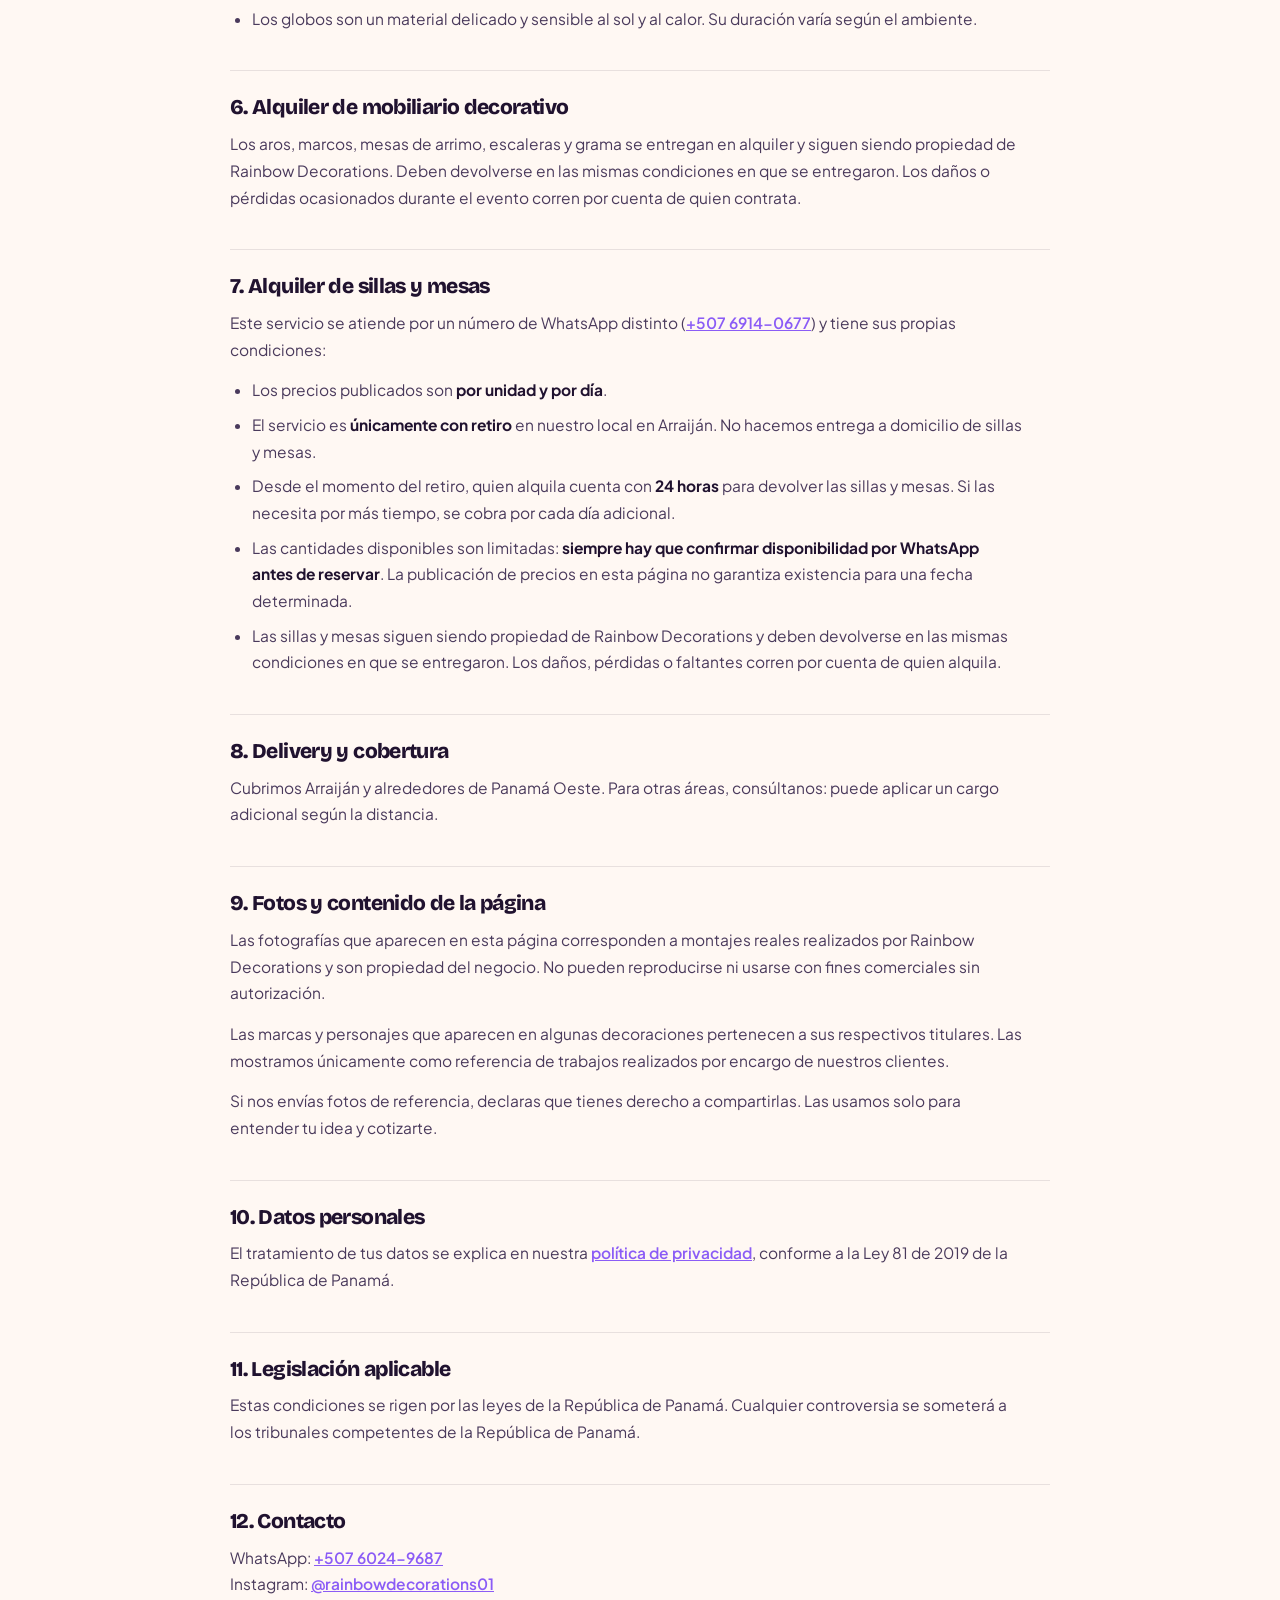
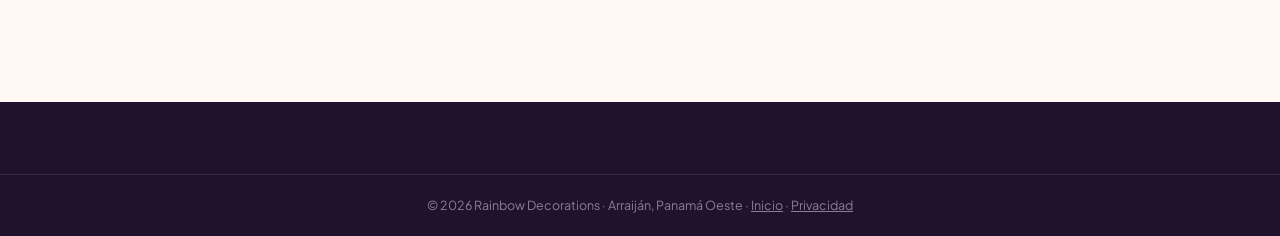
<file: terminos.html>
<!DOCTYPE html>
<html lang="es">
<head>
<meta charset="utf-8">
<meta name="viewport" content="width=device-width, initial-scale=1">
<title>Términos y condiciones — Rainbow Decorations</title>
<meta name="description" content="Condiciones de contratación de los servicios de decoración de Rainbow Decorations en Arraiján, Panamá Oeste.">
<meta name="robots" content="index, follow">
<link rel="icon" href="assets/img/favicon.svg" type="image/svg+xml">
<link rel="canonical" href="https://lulago3003.github.io/rainbow-decorations/terminos.html">
<meta property="og:type" content="article">
<meta property="og:site_name" content="Rainbow Decorations">
<meta property="og:url" content="https://lulago3003.github.io/rainbow-decorations/terminos.html">
<meta property="og:title" content="Términos y condiciones — Rainbow Decorations">
<meta property="og:description" content="Condiciones de contratación de los servicios de Rainbow Decorations.">
<meta property="og:image" content="https://lulago3003.github.io/rainbow-decorations/assets/gallery/g03.jpg">
<meta property="og:locale" content="es_PA">
<link rel="preconnect" href="https://fonts.googleapis.com">
<link rel="preconnect" href="https://fonts.gstatic.com" crossorigin>
<link href="https://fonts.googleapis.com/css2?family=Bricolage+Grotesque:opsz,wght@12..96,700;12..96,800&family=Instrument+Serif:ital@0;1&family=Plus+Jakarta+Sans:wght@400;500;600;700&display=swap" rel="stylesheet">
<link rel="stylesheet" href="assets/css/style.css?v=9">
</head>
<body>
<a class="skip" href="#top">Saltar al contenido</a>

<header class="nav is-stuck">
  <a class="nav__brand" href="index.html">
    <img src="assets/gallery/logo.jpg" alt="" width="40" height="40">
    <span>Rainbow<em>Decorations</em></span>
  </a>
  <a class="btn btn--sm btn--grad" style="margin-left:auto" href="index.html">Volver a la página</a>
</header>

<main class="legal" id="top">
  <div class="wrap wrap--narrow">
    <a class="legal__back" href="index.html"><span aria-hidden="true">←</span> Inicio</a>

    <h1>Términos y condiciones</h1>
    <p class="legal__date">Última actualización: agosto de 2026</p>

    <div class="legal__body">

      <div class="legal__box">
        <p>En resumen: los precios de la página son de referencia, la cotización final se acuerda por
        WhatsApp, y tu fecha queda apartada cuando confirmamos la reserva.</p>
      </div>

      <h2>1. Quiénes somos</h2>
      <p>
        <strong>Rainbow Decorations</strong> es un negocio de decoración de eventos ubicado en Vía
        Arraiján, La Polvareda, distrito de Arraiján, provincia de Panamá Oeste, República de Panamá.
        Prestamos servicios de decoración con globos, mamparas personalizadas, bouquets, cajas de
        regalo y alquiler de mobiliario.
      </p>

      <h2>2. Qué es esta página</h2>
      <p>
        Esta página es un catálogo informativo. <strong>No es una tienda en línea:</strong> aquí no se
        cobra ni se procesan pagos. Todo pedido se conversa y se cierra por WhatsApp.
      </p>

      <h2>3. Precios y cotizaciones</h2>
      <ul>
        <li>Los precios publicados son <strong>paquetes base de referencia</strong> e incluyen lo que se
        detalla en cada uno.</li>
        <li>El monto final puede variar según la temática, el tamaño del montaje, los accesorios, la
        cantidad de mamparas, la distancia y las condiciones del lugar del evento.</li>
        <li>El precio válido es el que aparece en la <strong>cotización que te enviamos por WhatsApp</strong>,
        no el de la página.</li>
        <li>Podemos ajustar los precios publicados en cualquier momento; las cotizaciones ya enviadas se
        respetan durante la vigencia que se indique en cada una.</li>
      </ul>

      <h2>4. Reservas</h2>
      <p>
        Tu fecha queda apartada cuando confirmamos la reserva por WhatsApp. Las condiciones concretas de
        cada evento —abono para reservar, saldo, horarios de montaje y desmontaje, y política de cambios
        o cancelación— <strong>se acuerdan y se dejan por escrito en la conversación de WhatsApp al momento
        de reservar</strong>. Esa conversación es la que manda.
      </p>
      <p>
        Las fechas de fin de semana y temporada alta tienen alta demanda: recomendamos reservar con
        anticipación.
      </p>
      <p>
        Aceptamos <strong>Yappy</strong> y <strong>efectivo</strong>. El abono de reserva y el saldo se
        coordinan por WhatsApp.
      </p>

      <h2>5. El día del evento</h2>
      <ul>
        <li>Necesitamos acceso al lugar a la hora acordada para montar. Si no podemos entrar a tiempo, el
        montaje puede verse afectado.</li>
        <li>El lugar debe contar con las condiciones mínimas para instalar (espacio despejado y, cuando
        aplique, punto eléctrico).</li>
        <li>En montajes al aire libre, el viento y la lluvia pueden afectar los globos y las estructuras.
        Hacemos lo posible por prevenirlo, pero no podemos garantizar resultados frente a condiciones
        climáticas adversas.</li>
        <li>Los globos son un material delicado y sensible al sol y al calor. Su duración varía según el
        ambiente.</li>
      </ul>

      <h2>6. Alquiler de mobiliario decorativo</h2>
      <p>
        Los aros, marcos, mesas de arrimo, escaleras y grama se entregan en alquiler y siguen siendo
        propiedad de Rainbow Decorations. Deben devolverse en las mismas condiciones en que se
        entregaron. Los daños o pérdidas ocasionados durante el evento corren por cuenta de quien
        contrata.
      </p>

      <h2>7. Alquiler de sillas y mesas</h2>
      <p>
        Este servicio se atiende por un número de WhatsApp distinto
        (<a href="https://wa.me/50769140677" target="_blank" rel="noopener">+507 6914-0677</a>) y tiene
        sus propias condiciones:
      </p>
      <ul>
        <li>Los precios publicados son <strong>por unidad y por día</strong>.</li>
        <li>El servicio es <strong>únicamente con retiro</strong> en nuestro local en Arraiján. No hacemos
        entrega a domicilio de sillas y mesas.</li>
        <li>Desde el momento del retiro, quien alquila cuenta con <strong>24 horas</strong> para devolver
        las sillas y mesas. Si las necesita por más tiempo, se cobra por cada día adicional.</li>
        <li>Las cantidades disponibles son limitadas: <strong>siempre hay que confirmar disponibilidad
        por WhatsApp antes de reservar</strong>. La publicación de precios en esta página no garantiza
        existencia para una fecha determinada.</li>
        <li>Las sillas y mesas siguen siendo propiedad de Rainbow Decorations y deben devolverse en las
        mismas condiciones en que se entregaron. Los daños, pérdidas o faltantes corren por cuenta de
        quien alquila.</li>
      </ul>

      <h2>8. Delivery y cobertura</h2>
      <p>
        Cubrimos Arraiján y alrededores de Panamá Oeste. Para otras áreas, consúltanos: puede aplicar un
        cargo adicional según la distancia.
      </p>

      <h2>9. Fotos y contenido de la página</h2>
      <p>
        Las fotografías que aparecen en esta página corresponden a montajes reales realizados por
        Rainbow Decorations y son propiedad del negocio. No pueden reproducirse ni usarse con fines
        comerciales sin autorización.
      </p>
      <p>
        Las marcas y personajes que aparecen en algunas decoraciones pertenecen a sus respectivos
        titulares. Las mostramos únicamente como referencia de trabajos realizados por encargo de
        nuestros clientes.
      </p>
      <p>
        Si nos envías fotos de referencia, declaras que tienes derecho a compartirlas. Las usamos solo
        para entender tu idea y cotizarte.
      </p>

      <h2>10. Datos personales</h2>
      <p>
        El tratamiento de tus datos se explica en nuestra
        <a href="privacidad.html">política de privacidad</a>, conforme a la Ley 81 de 2019 de la
        República de Panamá.
      </p>

      <h2>11. Legislación aplicable</h2>
      <p>
        Estas condiciones se rigen por las leyes de la República de Panamá. Cualquier controversia se
        someterá a los tribunales competentes de la República de Panamá.
      </p>

      <h2>12. Contacto</h2>
      <p>
        WhatsApp: <a href="https://wa.me/50760249687" target="_blank" rel="noopener">+507 6024-9687</a><br>
        Instagram: <a href="https://www.instagram.com/rainbowdecorations01/" target="_blank" rel="noopener">@rainbowdecorations01</a>
      </p>

    </div>
  </div>
</main>

<footer class="foot">
  <div class="foot__bar">
    <span>© <span id="year">2026</span> Rainbow Decorations · Arraiján, Panamá Oeste ·
      <a href="index.html" style="color:inherit">Inicio</a> ·
      <a href="privacidad.html" style="color:inherit">Privacidad</a>
    </span>
  </div>
</footer>

<script>
document.getElementById('year').textContent = new Date().getFullYear();
(function () {
  var b = document.getElementById('toTop');
  if (!b) return;
  b.hidden = false;
  var ver = function () { b.classList.toggle('is-on', scrollY > innerHeight * 0.9); };
  addEventListener('scroll', ver, { passive: true }); ver();
  b.addEventListener('click', function () { scrollTo({ top: 0, behavior: 'smooth' }); });
})();
</script>
<button class="totop" id="toTop" aria-label="Volver arriba" hidden><svg viewBox="0 0 24 24" width="20" height="20" aria-hidden="true"><path fill="none" stroke="currentColor" stroke-width="2.2" stroke-linecap="round" stroke-linejoin="round" d="M12 19V5m-7 7 7-7 7 7"/></svg></button>
</body>
</html>
</file>
<file: assets/css/style.css>
/* =========================================================
   Rainbow Decorations — hoja de estilo
   ========================================================= */

:root{
  /* marca */
  --pink:#FF4E9B;
  --magenta:#E6318A;
  --purple:#8B5CF6;
  --violet:#A855F7;
  --blue:#3BB4F5;
  --cyan:#22D3EE;
  --mint:#34D399;
  --yellow:#FBBF24;
  --peach:#FB8C4B;

  /* base */
  --cream:#FFF8F3;
  --cream-2:#FFF1EA;
  --white:#fff;
  --ink:#20122F;
  --ink-2:#4A3A5C;
  --ink-3:#8A7A99;
  --line:rgba(32,18,47,.10);

  --grad:linear-gradient(105deg,var(--pink) 0%,var(--violet) 48%,var(--blue) 100%);
  --grad-2:linear-gradient(135deg,var(--yellow),var(--peach) 45%,var(--pink));

  --r-sm:12px; --r:18px; --r-lg:26px; --r-xl:34px;
  --shadow:0 18px 50px -22px rgba(32,18,47,.35);
  --shadow-lg:0 34px 90px -34px rgba(32,18,47,.45);
  --ease:cubic-bezier(.22,1,.36,1);

  --wrap:1200px;
  --pad:clamp(20px,5vw,56px);
}

*,*::before,*::after{box-sizing:border-box}
html{-webkit-text-size-adjust:100%}
html:focus-within{scroll-behavior:smooth}

body{
  margin:0;
  background:var(--cream);
  color:var(--ink);
  font-family:"Plus Jakarta Sans",system-ui,-apple-system,"Segoe UI",sans-serif;
  font-size:clamp(15.5px,.55vw + 14.4px,17px);
  line-height:1.68;
  -webkit-font-smoothing:antialiased;
  overflow-x:hidden;
}
body.is-locked{overflow:hidden}

img{max-width:100%;height:auto;display:block}
a{color:inherit}
button{font:inherit;color:inherit}
:focus-visible{outline:3px solid var(--purple);outline-offset:3px;border-radius:6px}

h1,h2,h3,h4{
  font-family:"Bricolage Grotesque","Plus Jakarta Sans",sans-serif;
  font-weight:800;
  line-height:1.04;
  letter-spacing:-.03em;
  margin:0;
  text-wrap:balance;
}

em.grad,.grad{
  font-family:"Instrument Serif",Georgia,serif;
  font-style:italic;
  font-weight:400;
  letter-spacing:-.01em;
  background:var(--grad);
  -webkit-background-clip:text;
  background-clip:text;
  color:transparent;
  padding-right:.06em;
}

.wrap{width:min(100% - (var(--pad) * 2),var(--wrap));margin-inline:auto}
.wrap--narrow{width:min(100% - (var(--pad) * 2),820px)}

/* ============ PRELOADER ============ */
.preloader{display:none}
.js .preloader{
  position:fixed;inset:0;z-index:200;
  display:grid;place-items:center;
  background:var(--cream);
  transition:opacity .7s var(--ease),visibility .7s;
}
.preloader.is-done{opacity:0;visibility:hidden}
.preloader__balloons{display:flex;gap:14px;justify-content:center;margin-bottom:22px}
.preloader__balloons span{
  width:26px;height:33px;border-radius:50% 50% 48% 48%;
  animation:bob 1.1s var(--i) infinite alternate ease-in-out;
  animation-delay:calc(var(--i) * .11s);
}
.preloader__balloons span:nth-child(1){background:var(--pink)}
.preloader__balloons span:nth-child(2){background:var(--yellow)}
.preloader__balloons span:nth-child(3){background:var(--blue)}
.preloader__balloons span:nth-child(4){background:var(--mint)}
.preloader__balloons span:nth-child(5){background:var(--violet)}
@keyframes bob{from{transform:translateY(9px) scale(.94)}to{transform:translateY(-9px) scale(1)}}
.preloader__word{
  margin:0;text-align:center;font-family:"Bricolage Grotesque",sans-serif;
  font-weight:700;letter-spacing:.16em;text-transform:uppercase;font-size:12px;color:var(--ink-3);
}

/* ============ PROGRESS ============ */
.progress{position:fixed;top:0;left:0;right:0;height:3px;z-index:120;pointer-events:none}
.progress i{display:block;height:100%;width:0;background:var(--grad);border-radius:0 3px 3px 0;transition:width .1s linear}

/* ============ NAV ============ */
.nav{
  position:fixed;top:0;left:0;right:0;z-index:110;
  display:flex;align-items:center;gap:24px;
  padding:16px var(--pad);
  transition:background .35s,box-shadow .35s,padding .35s,backdrop-filter .35s;
}
.nav.is-stuck{
  background:rgba(255,248,243,.82);
  backdrop-filter:blur(16px) saturate(160%);
  -webkit-backdrop-filter:blur(16px) saturate(160%);
  box-shadow:0 1px 0 var(--line),0 12px 34px -26px rgba(32,18,47,.5);
  padding-block:10px;
}
.nav__brand{display:flex;align-items:center;gap:11px;text-decoration:none;font-weight:800;letter-spacing:-.02em;flex-shrink:0}
.nav__brand img{border-radius:50%;box-shadow:0 4px 14px -6px rgba(32,18,47,.5)}
.nav__brand span{display:flex;flex-direction:column;line-height:1.06;font-family:"Bricolage Grotesque",sans-serif;font-size:15px}
.nav__brand em{font-style:normal;font-weight:500;font-size:11.5px;letter-spacing:.13em;text-transform:uppercase;color:var(--ink-3)}
.nav__links{display:flex;gap:4px;margin-left:auto}
.nav__links a{
  position:relative;text-decoration:none;font-size:14.5px;font-weight:600;
  padding:8px 13px;border-radius:99px;color:var(--ink-2);transition:color .25s,background .25s;
}
.nav__links a::after{
  content:"";position:absolute;left:50%;bottom:4px;translate:-50% 0;
  width:0;height:2px;background:var(--grad);border-radius:2px;transition:width .3s var(--ease);
}
.nav__links a:hover{color:var(--ink)}
.nav__links a:hover::after,.nav__links a.is-active::after{width:22px}
.nav__links a.is-active{color:var(--ink)}
.nav__cta{flex-shrink:0}
.nav__burger{
  display:none;flex:0 0 auto;width:44px;height:44px;
  border:1px solid var(--line);background:var(--white);
  border-radius:14px;cursor:pointer;padding:0;
  align-items:center;justify-content:center;gap:5px;flex-direction:column;
}
.nav__burger span{display:block;width:18px;height:2px;background:var(--ink);border-radius:2px;transition:transform .3s var(--ease),opacity .2s}
.nav__burger[aria-expanded="true"] span:first-child{transform:translateY(3.5px) rotate(45deg)}
.nav__burger[aria-expanded="true"] span:last-child{transform:translateY(-3.5px) rotate(-45deg)}

@media (max-width:1000px){
  /* .nav__cta también es .btn (display:inline-flex), así que hace falta
     igualar especificidad para que gane el ocultado. */
  .nav__cta.btn{display:none}
  .nav__burger{display:flex;margin-left:auto}
  .nav__links{
    position:fixed;inset:0 0 auto;top:0;padding:96px var(--pad) 34px;
    flex-direction:column;gap:2px;margin:0;
    background:rgba(255,248,243,.97);backdrop-filter:blur(18px);-webkit-backdrop-filter:blur(18px);
    box-shadow:var(--shadow);
    clip-path:inset(0 0 100% 0);transition:clip-path .5s var(--ease);
  }
  .nav__links.is-open{clip-path:inset(0 0 0 0)}
  .nav__links a{font-size:21px;font-family:"Bricolage Grotesque",sans-serif;font-weight:700;padding:11px 0}
  .nav__links a::after{left:0;translate:0 0}
}

/* ============ BOTONES ============ */
.btn{
  --bg:var(--ink);--fg:#fff;
  display:inline-flex;align-items:center;justify-content:center;gap:9px;
  padding:13px 24px;border:0;border-radius:99px;cursor:pointer;
  font-weight:700;font-size:14.5px;letter-spacing:-.01em;text-decoration:none;
  background:var(--bg);color:var(--fg);
  position:relative;overflow:hidden;isolation:isolate;
  transition:transform .3s var(--ease),box-shadow .3s var(--ease),color .3s;
  will-change:transform;
}
.btn svg{transition:transform .3s var(--ease)}
.btn:hover{transform:translateY(-2px)}
.btn:hover svg{transform:translateX(3px)}
.btn:active{transform:translateY(0) scale(.98)}
.btn--sm{padding:9px 16px;font-size:13.5px}
.btn--lg{padding:16px 30px;font-size:15.5px}
.btn--block{width:100%}

.btn--grad{
  background:var(--grad);background-size:200% 100%;background-position:0 0;
  box-shadow:0 14px 34px -14px rgba(230,49,138,.75);
  transition:transform .3s var(--ease),box-shadow .3s var(--ease),background-position .6s var(--ease);
}
.btn--grad:hover{background-position:100% 0;box-shadow:0 20px 44px -14px rgba(139,92,246,.8)}

.btn--ghost{background:transparent;color:var(--ink);box-shadow:inset 0 0 0 1.6px var(--line)}
.btn--ghost:hover{box-shadow:inset 0 0 0 1.6px rgba(139,92,246,.45);background:rgba(139,92,246,.05)}

.btn--outline{background:transparent;color:var(--ink);box-shadow:inset 0 0 0 1.6px rgba(32,18,47,.16)}
.btn--outline:hover{box-shadow:inset 0 0 0 1.6px var(--purple);color:var(--purple)}

/* ============ HERO ============ */
.hero{
  position:relative;
  min-height:100svh;
  display:flex;align-items:center;
  padding:122px 0 84px;
  overflow:hidden;
}
.hero__mesh{position:absolute;inset:-15%;z-index:0;filter:blur(72px);opacity:.72;pointer-events:none}
.blob{position:absolute;border-radius:50%;display:block}
.blob--1{width:46vw;height:46vw;left:-6%;top:-4%;background:radial-gradient(circle,rgba(255,78,155,.85),transparent 68%);animation:drift 19s ease-in-out infinite alternate}
.blob--2{width:40vw;height:40vw;right:-4%;top:6%;background:radial-gradient(circle,rgba(59,180,245,.8),transparent 68%);animation:drift 23s ease-in-out infinite alternate-reverse}
.blob--3{width:36vw;height:36vw;left:22%;bottom:-14%;background:radial-gradient(circle,rgba(251,191,36,.75),transparent 68%);animation:drift 27s ease-in-out infinite alternate}
.blob--4{width:32vw;height:32vw;right:20%;bottom:-8%;background:radial-gradient(circle,rgba(168,85,247,.7),transparent 68%);animation:drift 21s ease-in-out infinite alternate-reverse}
@keyframes drift{from{transform:translate3d(0,0,0) scale(1)}to{transform:translate3d(5%,7%,0) scale(1.16)}}

.hero__balloons{position:absolute;inset:0;z-index:1;pointer-events:none;overflow:hidden}
.bal{position:absolute;bottom:-16%;opacity:.55;animation:rise linear infinite}
.bal svg{display:block}
@keyframes rise{
  0%{transform:translateY(0) rotate(0);opacity:0}
  10%{opacity:.55}
  90%{opacity:.4}
  100%{transform:translateY(-125vh) rotate(var(--spin,14deg));opacity:0}
}

.hero__grid{
  position:relative;z-index:2;
  width:min(100% - (var(--pad) * 2),var(--wrap));margin-inline:auto;
  display:grid;grid-template-columns:1.02fr .98fr;gap:clamp(30px,5vw,72px);align-items:center;
}

.pill{
  display:inline-flex;align-items:center;gap:9px;
  padding:7px 15px 7px 11px;border-radius:99px;
  background:rgba(255,255,255,.7);backdrop-filter:blur(10px);-webkit-backdrop-filter:blur(10px);
  box-shadow:inset 0 0 0 1px rgba(255,255,255,.9),0 8px 24px -14px rgba(32,18,47,.5);
  font-size:13px;font-weight:600;color:var(--ink-2);letter-spacing:.01em;
}
.pill__dot{width:8px;height:8px;border-radius:50%;background:var(--mint);box-shadow:0 0 0 0 rgba(52,211,153,.6);animation:ping 2.2s infinite}
@keyframes ping{70%{box-shadow:0 0 0 9px rgba(52,211,153,0)}100%{box-shadow:0 0 0 0 rgba(52,211,153,0)}}

.hero__title{
  font-size:clamp(44px,7vw,84px);
  margin:18px 0 0;
  letter-spacing:-.042em;
}
.hero__title .line{display:block;overflow:hidden;padding-bottom:.06em;margin-bottom:-.04em}
.hero__title .line > *{display:inline-block}
.js .hero__title .line > *{transform:translateY(105%);transition:transform 1s var(--ease)}
.hero.is-in .hero__title .line:nth-child(1) > *{transform:translateY(0);transition-delay:.05s}
.hero.is-in .hero__title .line:nth-child(2) > *{transform:translateY(0);transition-delay:.14s}
.hero.is-in .hero__title .line:nth-child(3) > *{transform:translateY(0);transition-delay:.23s}
.hero__title em.grad{font-size:1.06em}

.hero__lead{max-width:50ch;color:var(--ink-2);margin:22px 0 0;font-size:clamp(15.5px,.5vw + 14.6px,18px)}
.hero__lead strong{color:var(--ink);font-weight:700}
.hero__cta{display:flex;flex-wrap:wrap;gap:12px;margin-top:30px}

.hero__stats{
  display:flex;flex-wrap:wrap;gap:clamp(20px,3.4vw,44px);
  list-style:none;padding:26px 0 0;margin:32px 0 0;border-top:1px solid var(--line);
}
.hero__stats li{display:flex;flex-direction:column}
.hero__stats b{font-family:"Bricolage Grotesque",sans-serif;font-size:clamp(24px,2.3vw,31px);font-weight:800;letter-spacing:-.035em;line-height:1.1}
.hero__stats span{font-size:12.5px;color:var(--ink-3);font-weight:500;letter-spacing:.01em}

/* stage de fotos */
.hero__stage{
  position:relative;aspect-ratio:1/1.02;perspective:1200px;
  width:100%;
  /* el alto lo dicta el ancho: capando el ancho evitamos que el stage
     se salga de la pantalla en laptops de poca altura */
  max-width:calc((100svh - 215px - var(--promo-h,0px)) / 1.02);
  justify-self:center;
}
.shot{
  position:absolute;margin:0;border-radius:var(--r-lg);overflow:hidden;
  box-shadow:var(--shadow-lg);
  background:var(--white);padding:7px;
  transition:transform .8s var(--ease),box-shadow .5s;
  will-change:transform;
}
.shot img{border-radius:20px;width:100%;height:100%;object-fit:cover;display:block}
.shot--a{width:57%;left:0;top:2%;rotate:-5deg;z-index:2;aspect-ratio:4/3.5}
.shot--b{width:47%;right:1%;top:-2%;rotate:5deg;z-index:1;aspect-ratio:4/5}
.shot--c{width:50%;right:7%;bottom:0;rotate:-3deg;z-index:3;aspect-ratio:4/5}
.hero__stage:hover .shot{box-shadow:0 44px 100px -38px rgba(32,18,47,.55)}

.shot__badge{
  position:absolute;left:2%;bottom:11%;z-index:4;
  display:flex;align-items:center;gap:11px;
  padding:10px 18px 10px 10px;border-radius:99px;
  background:rgba(255,255,255,.9);backdrop-filter:blur(14px);-webkit-backdrop-filter:blur(14px);
  box-shadow:var(--shadow);
  animation:float 5.5s ease-in-out infinite;
}
.shot__badge img{border-radius:50%}
.shot__badge div{display:flex;flex-direction:column;line-height:1.24}
.shot__badge b{font-size:13.5px;font-family:"Bricolage Grotesque",sans-serif;letter-spacing:-.02em}
.shot__badge span{font-size:11px;color:var(--ink-3)}
@keyframes float{0%,100%{transform:translateY(0)}50%{transform:translateY(-9px)}}

.hero__scroll{
  position:absolute;left:50%;bottom:26px;translate:-50% 0;z-index:3;
  width:26px;height:42px;border-radius:99px;border:2px solid rgba(32,18,47,.2);
  display:grid;place-items:start center;padding-top:7px;
}
.hero__scroll span{width:4px;height:8px;border-radius:99px;background:var(--ink-3);animation:wheel 1.7s infinite}
@keyframes wheel{0%{opacity:0;transform:translateY(0)}30%{opacity:1}100%{opacity:0;transform:translateY(14px)}}

@media (max-width:900px){
  .hero{min-height:auto;padding:118px 0 70px}
  .hero__grid{grid-template-columns:1fr;gap:44px}
  .hero__stage{aspect-ratio:1/.92;max-width:520px;width:100%;justify-self:center}
  .hero__scroll{display:none}
  .shot__badge{left:auto;right:2%;bottom:2%}
}

/* ============ MARQUEE ============ */
.marquee{
  overflow:hidden;padding:16px 0;
  background:var(--ink);color:var(--cream);
  border-block:1px solid rgba(255,255,255,.08);
  --edge:linear-gradient(90deg,transparent,#000 7%,#000 93%,transparent);
  -webkit-mask-image:var(--edge);mask-image:var(--edge);
}
.marquee__track{display:flex;align-items:center;gap:22px;width:max-content;animation:slide 42s linear infinite}
.marquee:hover .marquee__track{animation-play-state:paused}
.marquee span{font-family:"Bricolage Grotesque",sans-serif;font-weight:700;font-size:clamp(17px,1.8vw,23px);letter-spacing:-.02em;white-space:nowrap}
.marquee i{font-style:normal;background:var(--grad);-webkit-background-clip:text;background-clip:text;color:transparent;font-size:15px}
@keyframes slide{to{transform:translateX(-50%)}}

/* ============ SECCIONES ============ */
.section{padding:clamp(72px,9vw,132px) 0;position:relative}
.section--tint{background:linear-gradient(180deg,var(--cream-2),var(--cream))}
.section--dark{background:var(--ink);color:#F3EAFB}
.section--dark .h2,.section--dark h3{color:#fff}
.section--dark .head__lead{color:rgba(243,234,251,.7)}
.section--dark .eyebrow{color:rgba(243,234,251,.62);background:rgba(255,255,255,.07);box-shadow:inset 0 0 0 1px rgba(255,255,255,.1)}

.head{max-width:720px;margin:0 auto clamp(42px,5vw,66px);text-align:center}
.eyebrow{
  display:inline-block;padding:6px 14px;border-radius:99px;
  background:rgba(139,92,246,.09);box-shadow:inset 0 0 0 1px rgba(139,92,246,.16);
  font-size:12px;font-weight:700;letter-spacing:.12em;text-transform:uppercase;color:var(--purple);
}
.h2{font-size:clamp(31px,4.4vw,54px);margin:16px 0 0}
.head__lead{color:var(--ink-2);margin:14px 0 0;font-size:clamp(15px,.4vw + 14.4px,17.5px)}

/* ============ SERVICIOS (tarjetas con foto) ============ */
.svc{display:grid;grid-template-columns:repeat(6,1fr);gap:16px}
.svc__card{
  grid-column:span 2;
  position:relative;min-height:330px;border-radius:var(--r-xl);overflow:hidden;
  display:flex;align-items:flex-end;isolation:isolate;
  box-shadow:0 20px 50px -30px rgba(32,18,47,.65);
  transition:transform .5s var(--ease),box-shadow .5s var(--ease);
}
.svc__card--wide{grid-column:span 3}
.svc__card > img{
  position:absolute;inset:0;z-index:-2;
  width:100%;height:100%;object-fit:cover;
  transition:transform .9s var(--ease);
}
.svc__card::after{
  content:"";position:absolute;inset:0;z-index:-1;
  background:linear-gradient(to top,rgba(18,7,30,.94) 4%,rgba(18,7,30,.66) 38%,rgba(18,7,30,.12) 72%);
  transition:background .5s;
}
.svc__card:hover{transform:translateY(-7px);box-shadow:0 40px 80px -34px rgba(32,18,47,.7)}
.svc__card:hover > img{transform:scale(1.08)}
.svc__card:hover::after{background:linear-gradient(to top,rgba(18,7,30,.96) 4%,rgba(28,10,45,.74) 44%,rgba(18,7,30,.2) 78%)}
.svc__body{padding:26px 26px 24px;color:#fff}
.svc__body h3{font-size:23px;letter-spacing:-.03em;margin-bottom:8px;color:#fff}
.svc__body p{margin:0;font-size:14.5px;color:rgba(255,255,255,.84);max-width:44ch}
.svc__body p b{color:#fff}
.svc__link{
  display:inline-flex;align-items:center;gap:7px;margin-top:15px;
  font-weight:700;font-size:14px;text-decoration:none;color:#fff;
  padding:8px 16px;border-radius:99px;
  background:rgba(255,255,255,.15);backdrop-filter:blur(6px);-webkit-backdrop-filter:blur(6px);
  box-shadow:inset 0 0 0 1px rgba(255,255,255,.25);
  transition:background .3s,gap .3s var(--ease),box-shadow .3s;
}
.svc__link:hover{background:var(--grad);gap:11px;box-shadow:inset 0 0 0 1px transparent}
@media (max-width:1000px){
  .svc{grid-template-columns:repeat(4,1fr)}
  .svc__card,.svc__card--wide{grid-column:span 2}
}
@media (max-width:620px){
  .svc{grid-template-columns:1fr}
  .svc__card,.svc__card--wide{grid-column:span 1;min-height:280px}
}

/* ============ TEMÁTICAS ============ */
.themes{display:grid;grid-template-columns:repeat(auto-fit,minmax(150px,1fr));gap:14px}
.theme{
  position:relative;aspect-ratio:1/1.12;border-radius:var(--r-lg);overflow:hidden;
  display:flex;align-items:flex-end;text-decoration:none;isolation:isolate;
  box-shadow:0 14px 34px -22px rgba(32,18,47,.7);
  transition:transform .45s var(--ease),box-shadow .45s var(--ease);
}
.theme img{position:absolute;inset:0;z-index:-2;width:100%;height:100%;object-fit:cover;transition:transform .8s var(--ease)}
.theme::after{content:"";position:absolute;inset:0;z-index:-1;background:linear-gradient(to top,rgba(18,7,30,.9),rgba(18,7,30,.1) 62%)}
.theme span{padding:16px;color:#fff;font-family:"Bricolage Grotesque",sans-serif;font-weight:700;font-size:16px;letter-spacing:-.02em}
.theme:hover{transform:translateY(-6px) scale(1.02);box-shadow:0 28px 54px -24px rgba(32,18,47,.7)}
.theme:hover img{transform:scale(1.1)}
.themes__note{text-align:center;margin:30px 0 0;color:var(--ink-2);font-size:15px}
.themes__note a{font-weight:700;background:var(--grad);-webkit-background-clip:text;background-clip:text;color:transparent;text-decoration:none}

/* ============ GALERÍA ============ */
.filters{display:flex;flex-wrap:wrap;gap:8px;justify-content:center;margin-bottom:30px}
.chip{
  padding:9px 18px;border:0;border-radius:99px;cursor:pointer;
  background:var(--white);box-shadow:inset 0 0 0 1.4px var(--line);
  font-size:14px;font-weight:600;color:var(--ink-2);
  transition:transform .25s var(--ease),box-shadow .25s,color .25s,background .3s;
}
.chip:hover{transform:translateY(-2px);color:var(--ink);box-shadow:inset 0 0 0 1.4px rgba(139,92,246,.4)}
.chip.is-on{background:var(--grad);color:#fff;box-shadow:0 12px 26px -14px rgba(230,49,138,.8)}

.gallery{columns:3;column-gap:16px}
@media (max-width:940px){.gallery{columns:2}}
@media (max-width:520px){.gallery{columns:1}}

.gitem{
  margin:0 0 16px;break-inside:avoid;
  transition:opacity .45s var(--ease),transform .45s var(--ease),filter .45s;
}
.gitem.is-hidden{display:none}
.gitem.is-fading{opacity:0;transform:scale(.94)}
.gitem button{
  display:block;width:100%;padding:0;border:0;background:none;cursor:pointer;
  position:relative;border-radius:var(--r-lg);overflow:hidden;
  box-shadow:0 16px 40px -26px rgba(32,18,47,.6);
  transition:transform .5s var(--ease),box-shadow .5s var(--ease);
}
.gitem button::before{
  content:"";position:absolute;inset:0;z-index:1;border-radius:inherit;
  background:linear-gradient(to top,rgba(20,8,32,.82) 0%,rgba(20,8,32,.15) 42%,transparent 66%);
  opacity:0;transition:opacity .45s var(--ease);
}
.gitem button:hover{transform:translateY(-6px);box-shadow:0 34px 64px -28px rgba(32,18,47,.6)}
.gitem button:hover::before{opacity:1}
.gitem img{width:100%;transition:transform .8s var(--ease);will-change:transform}
.gitem button:hover img{transform:scale(1.07)}
.gitem figcaption{
  position:absolute;left:0;right:0;bottom:0;z-index:2;
  padding:20px;text-align:left;color:#fff;
  display:flex;flex-direction:column;gap:2px;
  opacity:0;transform:translateY(12px);
  transition:opacity .45s var(--ease),transform .45s var(--ease);
}
.gitem button:hover figcaption,.gitem button:focus-visible figcaption{opacity:1;transform:translateY(0)}
.gitem button:focus-visible::before{opacity:1}
.gitem figcaption b{font-family:"Bricolage Grotesque",sans-serif;font-size:17px;letter-spacing:-.02em}
.gitem figcaption span{font-size:12.5px;opacity:.82}

.gallery__note{text-align:center;margin:34px 0 0;color:var(--ink-2);font-size:15px}
.gallery__note a{font-weight:700;text-decoration:none;background:var(--grad);-webkit-background-clip:text;background-clip:text;color:transparent}

/* ============ PAQUETES ============ */
.plans{display:grid;grid-template-columns:repeat(auto-fit,minmax(290px,1fr));gap:20px;align-items:start}
.plan{
  position:relative;padding:34px 30px;border-radius:var(--r-xl);
  background:var(--white);
  box-shadow:inset 0 0 0 1px var(--line),0 16px 46px -30px rgba(32,18,47,.5);
  display:flex;flex-direction:column;gap:22px;
  transition:transform .45s var(--ease),box-shadow .45s var(--ease);
}
.plan:hover{transform:translateY(-6px);box-shadow:inset 0 0 0 1px rgba(139,92,246,.2),0 34px 70px -34px rgba(32,18,47,.45)}
/* Borde degradado con la técnica de doble fondo:
   el relleno se recorta al padding-box y el degradado al border-box. */
.plan--star{
  background:
    linear-gradient(168deg,#fff,#FFF3F9 60%,#F6F0FF) padding-box,
    var(--grad) border-box;
  border:2px solid transparent;
  box-shadow:0 26px 64px -30px rgba(230,49,138,.55);
}
.plan--star:hover{box-shadow:0 34px 74px -32px rgba(230,49,138,.6)}
.plan__tag{
  position:absolute;top:-13px;left:50%;translate:-50% 0;
  padding:6px 16px;border-radius:99px;background:var(--grad);color:#fff;
  font-size:11.5px;font-weight:800;letter-spacing:.09em;text-transform:uppercase;
  box-shadow:0 10px 24px -12px rgba(230,49,138,.9);white-space:nowrap;
}
.plan__top h3{font-size:23px;letter-spacing:-.03em}
.plan__for{margin:5px 0 0;color:var(--ink-3);font-size:13.5px}
.plan__price{display:flex;align-items:baseline;gap:3px;margin-top:16px;font-family:"Bricolage Grotesque",sans-serif}
.plan__price .from{font-size:12.5px;color:var(--ink-3);font-weight:600;margin-right:5px;font-family:"Plus Jakarta Sans",sans-serif}
.plan__price .cur{font-size:23px;font-weight:700;color:var(--ink-2)}
.plan__price b{font-size:clamp(46px,5vw,58px);font-weight:800;letter-spacing:-.05em;line-height:1;
  background:var(--grad);-webkit-background-clip:text;background-clip:text;color:transparent}
.plan__list{list-style:none;padding:0;margin:0;display:flex;flex-direction:column;gap:11px;flex:1}
.plan__list li{position:relative;padding-left:27px;font-size:14.5px;color:var(--ink-2);line-height:1.5}
.plan__list li b{color:var(--ink)}
.plan__list li::before{
  content:"";position:absolute;left:0;top:6px;width:17px;height:17px;border-radius:50%;
  background:var(--grad);
  -webkit-mask:url("data:image/svg+xml;utf8,<svg xmlns='http://www.w3.org/2000/svg' viewBox='0 0 24 24'><circle cx='12' cy='12' r='11' fill='black'/></svg>") center/contain no-repeat;
  mask:url("data:image/svg+xml;utf8,<svg xmlns='http://www.w3.org/2000/svg' viewBox='0 0 24 24'><circle cx='12' cy='12' r='11' fill='black'/></svg>") center/contain no-repeat;
  opacity:.16;
}
.plan__list li::after{
  content:"";position:absolute;left:4.5px;top:10px;width:8px;height:4.5px;
  border-left:2px solid var(--magenta);border-bottom:2px solid var(--magenta);
  transform:rotate(-45deg);border-radius:1px;
}
.plans__note{text-align:center;margin:34px 0 0;color:var(--ink-2);font-size:15px}
.plans__note a{font-weight:700;color:var(--purple);text-underline-offset:3px}

/* ============ PROCESO ============ */
.steps{
  list-style:none;padding:0;margin:0;
  display:grid;grid-template-columns:repeat(auto-fit,minmax(230px,1fr));gap:20px;counter-reset:s;
}
.step{
  position:relative;padding:30px 26px;border-radius:var(--r-lg);
  background:rgba(255,255,255,.045);
  box-shadow:inset 0 0 0 1px rgba(255,255,255,.1);
  transition:transform .45s var(--ease),background .45s;
}
.step:hover{transform:translateY(-6px);background:rgba(255,255,255,.08)}
.step__n{
  display:block;font-family:"Bricolage Grotesque",sans-serif;font-size:38px;font-weight:800;
  letter-spacing:-.05em;line-height:1;margin-bottom:16px;
  background:var(--grad);-webkit-background-clip:text;background-clip:text;color:transparent;
}
.step h3{font-size:19px;margin-bottom:8px;letter-spacing:-.025em}
.step p{margin:0;font-size:14.5px;color:rgba(243,234,251,.68)}

/* ============ PROPUESTA ============ */
.prop{display:grid;grid-template-columns:.85fr 1.15fr;gap:clamp(30px,4.5vw,64px);align-items:start}
@media (max-width:900px){.prop{grid-template-columns:1fr}}
.prop__aside .h2{margin-top:14px}
.prop__aside > p{color:var(--ink-2);margin:16px 0 0}
.prop__perks{list-style:none;padding:0;margin:24px 0 0;display:flex;flex-direction:column;gap:10px}
.prop__perks li{display:flex;align-items:center;gap:11px;font-size:14.5px;color:var(--ink-2);font-weight:500}
.prop__perks i{
  flex-shrink:0;width:22px;height:22px;border-radius:50%;display:grid;place-items:center;
  background:var(--grad);color:#fff;font-style:normal;font-size:12px;font-weight:800;
}
.prop__peek{margin:32px 0 0;position:relative;border-radius:var(--r-lg);overflow:hidden;box-shadow:var(--shadow);max-width:290px}
.prop__peek img{width:100%}
.prop__peek figcaption{
  position:absolute;left:0;right:0;bottom:0;padding:34px 18px 16px;color:#fff;font-size:13px;font-weight:600;
  background:linear-gradient(to top,rgba(20,8,32,.85),transparent);
}
@media (max-width:900px){.prop__peek{display:none}}

.form{
  padding:clamp(26px,3.4vw,40px);border-radius:var(--r-xl);
  background:var(--white);
  box-shadow:inset 0 0 0 1px var(--line),0 26px 70px -40px rgba(32,18,47,.55);
  display:flex;flex-direction:column;gap:17px;
}
.field{display:flex;flex-direction:column;gap:7px}
.field-row{display:grid;grid-template-columns:1fr 1fr;gap:14px}
@media (max-width:560px){.field-row{grid-template-columns:1fr}}
.field label{font-size:13.5px;font-weight:700;letter-spacing:-.01em}
.field label i{color:var(--magenta);font-style:normal}
.field label small{font-weight:500;color:var(--ink-3);font-size:12.5px}
.field input,.field select,.field textarea{
  font:inherit;font-size:15px;color:var(--ink);
  padding:13px 15px;border-radius:var(--r-sm);border:1.5px solid var(--line);
  background:var(--cream);width:100%;
  transition:border-color .25s,box-shadow .25s,background .25s;
}
.field textarea{resize:vertical;min-height:110px;line-height:1.6}
.field input::placeholder,.field textarea::placeholder{color:var(--ink-3);opacity:.75}
.field input:focus,.field select:focus,.field textarea:focus{
  outline:0;border-color:var(--purple);background:var(--white);
  box-shadow:0 0 0 4px rgba(139,92,246,.13);
}
.field input:user-invalid,.field textarea:user-invalid{border-color:var(--magenta)}

.drop{
  display:flex;flex-direction:column;align-items:center;gap:10px;text-align:center;
  padding:30px 20px;border-radius:var(--r);cursor:pointer;
  border:2px dashed rgba(139,92,246,.32);background:rgba(139,92,246,.04);
  color:var(--ink-2);transition:border-color .3s,background .3s,transform .3s var(--ease);
}
.drop:hover,.drop:focus-visible{border-color:var(--purple);background:rgba(139,92,246,.09)}
.drop.is-over{border-color:var(--magenta);background:rgba(255,78,155,.09);transform:scale(1.015)}
.drop svg{color:var(--purple)}
.drop p{margin:0;display:flex;flex-direction:column;gap:2px}
.drop b{font-size:14.5px;color:var(--ink)}
.drop span{font-size:12.5px;color:var(--ink-3)}

.thumbs{display:flex;flex-wrap:wrap;gap:10px;margin-top:4px}
.thumb{
  position:relative;width:82px;height:82px;border-radius:14px;overflow:hidden;
  box-shadow:0 8px 22px -12px rgba(32,18,47,.6);animation:pop .4s var(--ease);
}
@keyframes pop{from{transform:scale(.75);opacity:0}to{transform:scale(1);opacity:1}}
.thumb img{width:100%;height:100%;object-fit:cover}
.thumb button{
  position:absolute;top:4px;right:4px;width:22px;height:22px;border-radius:50%;border:0;cursor:pointer;
  background:rgba(20,8,32,.72);color:#fff;font-size:14px;line-height:1;display:grid;place-items:center;
  transition:background .2s,transform .2s;
}
.thumb button:hover{background:var(--magenta);transform:scale(1.12)}

.form__hint{margin:0;font-size:12.5px;color:var(--ink-3);text-align:center;line-height:1.55}
.form__err{margin:0;font-size:13.5px;color:var(--magenta);font-weight:600;text-align:center}
.btn.is-busy{pointer-events:none;opacity:.72}

/* ============ FAQ ============ */
.faq{display:flex;flex-direction:column;gap:11px}
.faq__item{
  border-radius:var(--r);background:var(--white);
  box-shadow:inset 0 0 0 1px var(--line);
  transition:box-shadow .3s,transform .3s var(--ease);
}
.faq__item[open]{box-shadow:inset 0 0 0 1.5px rgba(139,92,246,.3),0 16px 40px -30px rgba(32,18,47,.5)}
.faq__item summary{
  list-style:none;cursor:pointer;padding:19px 22px;
  display:flex;align-items:center;justify-content:space-between;gap:16px;
  font-weight:700;font-size:16px;letter-spacing:-.02em;
  font-family:"Bricolage Grotesque",sans-serif;
}
.faq__item summary::-webkit-details-marker{display:none}
.faq__item summary i{
  flex-shrink:0;position:relative;width:26px;height:26px;border-radius:50%;
  background:rgba(139,92,246,.1);transition:background .3s,transform .35s var(--ease);
}
.faq__item summary i::before,.faq__item summary i::after{
  content:"";position:absolute;left:50%;top:50%;translate:-50% -50%;
  background:var(--purple);border-radius:2px;transition:transform .35s var(--ease),background .3s;
}
.faq__item summary i::before{width:11px;height:2px}
.faq__item summary i::after{width:2px;height:11px}
.faq__item[open] summary i{background:var(--grad);transform:rotate(180deg)}
.faq__item[open] summary i::before,.faq__item[open] summary i::after{background:#fff}
.faq__item[open] summary i::after{transform:scaleY(0)}
.faq__item > div{overflow:hidden;animation:sweep .4s var(--ease)}
@keyframes sweep{from{opacity:0;transform:translateY(-8px)}to{opacity:1;transform:translateY(0)}}
.faq__item p{margin:0;padding:0 22px 21px;color:var(--ink-2);font-size:15px;max-width:66ch}
.faq__item p a{color:var(--purple);font-weight:600}

/* ============ CTA ============ */
.cta{position:relative;padding:clamp(72px,9vw,120px) 0;overflow:hidden;background:var(--ink);color:#fff;text-align:center}
.cta__mesh{position:absolute;inset:-25%;filter:blur(80px);opacity:.55}
.cta__mesh i{position:absolute;border-radius:50%;display:block}
.cta__mesh i:nth-child(1){width:44vw;height:44vw;left:2%;top:-8%;background:radial-gradient(circle,rgba(255,78,155,.9),transparent 66%);animation:drift 18s ease-in-out infinite alternate}
.cta__mesh i:nth-child(2){width:40vw;height:40vw;right:2%;top:8%;background:radial-gradient(circle,rgba(168,85,247,.9),transparent 66%);animation:drift 24s ease-in-out infinite alternate-reverse}
.cta__mesh i:nth-child(3){width:36vw;height:36vw;left:32%;bottom:-16%;background:radial-gradient(circle,rgba(59,180,245,.85),transparent 66%);animation:drift 21s ease-in-out infinite alternate}
.cta__in{position:relative;z-index:1}
.cta h2{font-size:clamp(32px,5vw,60px);letter-spacing:-.04em}
.cta p{margin:16px auto 0;max-width:52ch;color:rgba(255,255,255,.78);font-size:clamp(15px,.4vw + 14.4px,17.5px)}
.cta__btns{display:flex;flex-wrap:wrap;gap:12px;justify-content:center;margin-top:32px}
.cta .btn--ghost{color:#fff;box-shadow:inset 0 0 0 1.6px rgba(255,255,255,.28)}
.cta .btn--ghost:hover{background:rgba(255,255,255,.1);box-shadow:inset 0 0 0 1.6px rgba(255,255,255,.5)}

/* ============ FOOTER ============ */
.foot{background:var(--ink);color:rgba(243,234,251,.72);padding-top:clamp(48px,6vw,72px)}
.foot__grid{display:grid;grid-template-columns:1.4fr 1fr 1fr;gap:36px;padding-bottom:44px}
@media (max-width:760px){.foot__grid{grid-template-columns:1fr 1fr}.foot__brand{grid-column:1/-1}}
.foot__brand{display:flex;align-items:center;gap:14px}
.foot__brand img{border-radius:50%}
.foot__brand div{display:flex;flex-direction:column;line-height:1.3}
.foot__brand b{color:#fff;font-family:"Bricolage Grotesque",sans-serif;font-size:18px;letter-spacing:-.025em}
.foot__brand span{font-size:12.5px;letter-spacing:.04em}
.foot__col h4{color:#fff;font-size:13px;letter-spacing:.12em;text-transform:uppercase;margin-bottom:16px;font-weight:700}
.foot__col a,.foot__col p{display:block;margin:0 0 9px;font-size:14.5px;text-decoration:none;transition:color .25s,transform .25s var(--ease)}
.foot__col a:hover{color:#fff;transform:translateX(3px)}
.foot__bar{border-top:1px solid rgba(255,255,255,.1);padding:20px var(--pad);text-align:center;font-size:12.5px;color:rgba(243,234,251,.5)}

/* ============ WHATSAPP FAB ============ */
.wafab{
  position:fixed;right:24px;bottom:24px;z-index:100;
  display:inline-flex;align-items:center;gap:0;
  height:76px;padding:0 19px;border-radius:99px;
  background:#25D366;color:#fff;text-decoration:none;
  box-shadow:0 20px 42px -14px rgba(37,211,102,.9);
  transition:transform .35s var(--ease),gap .35s var(--ease),padding .35s var(--ease),box-shadow .35s;
}
.js .wafab{transform:translateY(140px)}
.js .wafab.is-in{transform:translateY(0)}
.wafab:hover{gap:11px;padding-right:26px;transform:translateY(-3px) scale(1.03);box-shadow:0 26px 52px -14px rgba(37,211,102,1)}
.wafab__label{max-width:0;overflow:hidden;white-space:nowrap;font-weight:800;font-size:16px;transition:max-width .35s var(--ease)}
.wafab:hover .wafab__label{max-width:150px}
.wafab__pulse{
  position:absolute;inset:0;border-radius:99px;background:#25D366;z-index:-1;
  animation:pulse 2.6s ease-out infinite;
}
@keyframes pulse{0%{transform:scale(1);opacity:.5}70%{transform:scale(1.45);opacity:0}100%{opacity:0}}
@media (max-width:520px){
  .wafab{right:16px;bottom:16px;height:68px;padding:0 16px}
  .wafab .ico-wa{width:33px;height:33px}
  .wafab:hover .wafab__label{max-width:0}
}

/* ============ LIGHTBOX ============ */
.lb{
  position:fixed;inset:0;z-index:180;
  display:grid;grid-template-columns:auto 1fr auto;align-items:center;gap:10px;
  padding:clamp(14px,3vw,40px);
  background:rgba(16,6,26,.94);backdrop-filter:blur(10px);-webkit-backdrop-filter:blur(10px);
  opacity:0;transition:opacity .35s var(--ease);
}
.lb.is-open{opacity:1}
.lb[hidden]{display:none}
.lb__fig{margin:0;display:flex;flex-direction:column;align-items:center;gap:14px;min-width:0;justify-self:center}
.lb__fig img{
  max-width:min(92vw,900px);max-height:78vh;width:auto;border-radius:var(--r-lg);
  box-shadow:0 40px 90px -30px rgba(0,0,0,.8);
  animation:zoomIn .45s var(--ease);
}
@keyframes zoomIn{from{transform:scale(.92);opacity:0}to{transform:scale(1);opacity:1}}
.lb__fig figcaption{color:rgba(255,255,255,.86);font-size:14.5px;font-weight:600;text-align:center}
.lb__x{
  position:absolute;top:14px;right:16px;width:44px;height:44px;border-radius:50%;border:0;cursor:pointer;
  background:rgba(255,255,255,.12);color:#fff;font-size:27px;line-height:1;transition:background .25s,transform .25s;
}
.lb__x:hover{background:rgba(255,255,255,.24);transform:rotate(90deg)}
.lb__nav{
  width:50px;height:50px;border-radius:50%;border:0;cursor:pointer;flex-shrink:0;
  background:rgba(255,255,255,.12);color:#fff;font-size:30px;line-height:1;
  transition:background .25s,transform .25s var(--ease);
}
.lb__nav:hover{background:rgba(255,255,255,.26);transform:scale(1.08)}
@media (max-width:640px){
  .lb{grid-template-columns:1fr;grid-template-rows:1fr auto}
  .lb__nav{position:absolute;bottom:22px}
  .lb__nav--prev{left:calc(50% - 62px)}
  .lb__nav--next{left:calc(50% + 12px)}
  .lb__fig img{max-height:66vh}
}

/* ============ TOAST ============ */
.toast{
  position:fixed;left:50%;bottom:26px;translate:-50% 0;z-index:195;
  padding:13px 22px;border-radius:99px;
  background:var(--ink);color:#fff;font-size:14px;font-weight:600;
  box-shadow:var(--shadow-lg);max-width:calc(100vw - 40px);text-align:center;
  opacity:0;transform:translateY(18px) scale(.94);pointer-events:none;
  transition:opacity .35s var(--ease),transform .35s var(--ease);
}
.toast.is-on{opacity:1;transform:translateY(0) scale(1)}

/* ============ CONFETTI ============ */
.confetti{position:fixed;inset:0;z-index:185;pointer-events:none;width:100%;height:100%}

/* ============ REVEAL ============
   Solo escondemos si JS está vivo (clase .js en <html>). Así, si el
   script falla o está desactivado, el contenido igual se ve. */
.js [data-reveal]{opacity:0;transform:translateY(26px);transition:opacity .8s var(--ease),transform .8s var(--ease)}
.js [data-reveal].is-in{opacity:1;transform:none}
[data-reveal][data-delay="1"]{transition-delay:.09s}
[data-reveal][data-delay="2"]{transition-delay:.18s}
[data-reveal][data-delay="3"]{transition-delay:.27s}
[data-reveal][data-delay="4"]{transition-delay:.36s}
[data-reveal][data-delay="5"]{transition-delay:.45s}

/* ============ MOTION REDUCIDO ============ */
@media (prefers-reduced-motion:reduce){
  *,*::before,*::after{animation-duration:.01ms !important;animation-iteration-count:1 !important;transition-duration:.01ms !important;scroll-behavior:auto !important}
  .js [data-reveal]{opacity:1;transform:none}
  .hero__title .line > *{transform:none}
  .hero__balloons{display:none}
  .js .wafab{transform:none}
}

/* ============ UTILIDADES ============ */
.sr-only{position:absolute;width:1px;height:1px;padding:0;margin:-1px;overflow:hidden;clip:rect(0 0 0 0);white-space:nowrap;border:0}
.ico-wa{flex-shrink:0}
:where(section[id]){scroll-margin-top:calc(96px + var(--promo-h,0px))}

/* ============ BARRA DE PROMOCIÓN ============ */
.promo{
  position:fixed;top:0;left:0;right:0;z-index:115;
  display:flex;align-items:center;gap:10px;
  padding:9px var(--pad);
  background:var(--grad);background-size:220% 100%;
  color:#fff;
  animation:promoShift 9s ease-in-out infinite alternate;
}
@keyframes promoShift{from{background-position:0 0}to{background-position:100% 0}}
.promo[hidden]{display:none}
.promo__in{display:flex;align-items:center;justify-content:center;gap:12px;flex-wrap:wrap;flex:1;min-width:0}
.promo__tag{
  flex-shrink:0;padding:3px 10px;border-radius:99px;
  background:rgba(255,255,255,.22);box-shadow:inset 0 0 0 1px rgba(255,255,255,.3);
  font-size:11px;font-weight:800;letter-spacing:.09em;text-transform:uppercase;
}
.promo__text{margin:0;font-size:14px;font-weight:600;letter-spacing:-.01em}
.promo__cta{
  flex-shrink:0;padding:5px 15px;border-radius:99px;
  background:#fff;color:var(--magenta);
  font-size:13px;font-weight:800;text-decoration:none;white-space:nowrap;
  transition:transform .25s var(--ease),box-shadow .25s;
}
.promo__cta:hover{transform:translateY(-1px);box-shadow:0 8px 20px -8px rgba(0,0,0,.4)}
.promo__x{
  flex-shrink:0;width:28px;height:28px;border:0;border-radius:50%;cursor:pointer;
  background:rgba(255,255,255,.18);color:#fff;font-size:19px;line-height:1;
  display:grid;place-items:center;transition:background .25s,transform .25s;
}
.promo__x:hover{background:rgba(255,255,255,.34);transform:rotate(90deg)}
@media (max-width:700px){
  /* En móvil la barra se queda en dos líneas: escondemos la etiqueta y el
     botón, y toda la barra pasa a ser tocable (lo engancha app.js). */
  .promo{padding:8px 12px;gap:4px}
  .promo__tag,.promo__cta{display:none}
  .promo__in{cursor:pointer}
  .promo__text{font-size:12.5px;line-height:1.4;text-align:center}
  .promo__text::after{content:" →";font-weight:800}
}

.nav{top:var(--promo-h,0px)}
.hero{padding-top:calc(122px + var(--promo-h,0px))}
@media (max-width:900px){.hero{padding-top:calc(118px + var(--promo-h,0px))}}
@media (max-width:1000px){.nav__links{top:var(--promo-h,0px)}}

/* ============ FRANJA DE CONFIANZA ============ */
.trust{padding:26px 0;background:var(--white);border-block:1px solid var(--line)}
.trust__grid{display:grid;grid-template-columns:repeat(auto-fit,minmax(220px,1fr));gap:20px}
.trust__item{display:flex;align-items:center;gap:13px}
.trust__item svg{
  flex-shrink:0;width:38px;height:38px;padding:8px;border-radius:12px;
  background:linear-gradient(135deg,rgba(255,78,155,.12),rgba(59,180,245,.12));
  color:var(--magenta);
}
.trust__item div{display:flex;flex-direction:column;line-height:1.35}
.trust__item b{font-size:14.5px;letter-spacing:-.02em}
.trust__item span{font-size:12.5px;color:var(--ink-3)}

/* ============ INSTAGRAM ============ */
.igfeed{display:grid;grid-template-columns:repeat(auto-fit,minmax(290px,1fr));gap:18px}
.igcard{
  border-radius:var(--r-lg);overflow:hidden;background:var(--white);
  box-shadow:inset 0 0 0 1px var(--line),0 16px 44px -30px rgba(32,18,47,.55);
  display:flex;flex-direction:column;
  transition:transform .45s var(--ease),box-shadow .45s var(--ease);
}
.igcard:hover{transform:translateY(-6px);box-shadow:0 30px 62px -32px rgba(32,18,47,.5)}
.igcard__frame{position:relative;background:var(--cream-2);aspect-ratio:1/1.22;overflow:hidden}
.igcard__frame iframe{position:absolute;inset:0;width:100%;height:100%;border:0;display:block}
.igcard__fallback{
  position:absolute;inset:0;display:flex;flex-direction:column;align-items:center;justify-content:center;
  gap:12px;padding:24px;text-align:center;color:var(--ink-2);
  background:linear-gradient(150deg,#FFF3F9,#F3F0FF 55%,#EAF6FF);
}
.igcard__fallback svg{color:var(--magenta)}

/* Con miniatura: la foto llena la tarjeta y el texto va encima. */
.igcard__fallback--foto{padding:0;background:none}
.igcard__mini{position:absolute;inset:0;width:100%;height:100%;object-fit:cover;transition:transform .7s var(--ease)}
.igcard:hover .igcard__mini{transform:scale(1.05)}
.igcard__over{
  position:relative;z-index:1;
  display:flex;flex-direction:column;align-items:center;gap:11px;
  padding:24px;text-align:center;
}
.igcard__fallback--foto .igcard__over{
  position:absolute;inset:0;justify-content:flex-end;
  /* bien oscuro abajo para que el título y el botón se lean sobre la foto */
  background:linear-gradient(to top,rgba(16,6,26,.95) 26%,rgba(16,6,26,.75) 52%,rgba(16,6,26,.1) 88%);
}
.igcard__over b{font-size:15.5px;color:var(--ink);letter-spacing:-.02em}
.igcard__fallback--foto .igcard__over b{color:#fff;font-size:17px}
.igcard__over span{font-size:12px;max-width:32ch;color:var(--ink-3);line-height:1.45}
.igcard__fallback--foto .igcard__over span{color:rgba(255,255,255,.72)}
/* el iframe se inyecta al pedirlo y tapa el aviso */
.igcard__frame iframe{z-index:1}
.igcard__foot{display:flex;align-items:center;justify-content:space-between;gap:12px;padding:15px 18px}
.igcard__foot b{font-size:14.5px;letter-spacing:-.02em;font-family:"Bricolage Grotesque",sans-serif}
.igcard__foot a{
  flex-shrink:0;font-size:12.5px;font-weight:700;text-decoration:none;
  padding:6px 13px;border-radius:99px;color:#fff;background:var(--grad);
  transition:transform .25s var(--ease)
}
.igcard__foot a:hover{transform:translateY(-2px)}
.igfeed__note{text-align:center;margin:32px 0 0}

/* ============ CONSULTA DE FECHA ============ */
.datecheck{padding:0 0 clamp(20px,4vw,40px)}
.datecheck__in{
  display:flex;align-items:center;justify-content:space-between;gap:26px;flex-wrap:wrap;
  padding:clamp(24px,3.4vw,38px) clamp(24px,3.4vw,42px);
  border-radius:var(--r-xl);
  background:linear-gradient(130deg,#FFF1F7,#F4F0FF 52%,#EAF7FF);
  box-shadow:inset 0 0 0 1px rgba(139,92,246,.14);
}
.datecheck__copy h2{font-size:clamp(23px,2.6vw,31px);letter-spacing:-.03em}
.datecheck__copy p{margin:7px 0 0;color:var(--ink-2);font-size:14.5px;max-width:46ch}
.datecheck__form{display:flex;gap:10px;flex-wrap:wrap}
.datecheck__form input{
  font:inherit;font-size:15px;padding:13px 16px;border-radius:var(--r-sm);
  border:1.5px solid rgba(32,18,47,.12);background:var(--white);color:var(--ink);
  transition:border-color .25s,box-shadow .25s;
}
.datecheck__form input:focus{outline:0;border-color:var(--purple);box-shadow:0 0 0 4px rgba(139,92,246,.13)}
@media (max-width:640px){.datecheck__form,.datecheck__form input,.datecheck__form .btn{width:100%}}

/* ============ FORMAS DE PAGO ============ */
.pay{
  display:flex;align-items:center;gap:14px;margin-top:34px;
  padding:18px 22px;border-radius:var(--r);
  background:rgba(255,255,255,.06);box-shadow:inset 0 0 0 1px rgba(255,255,255,.12);
}
.pay svg{flex-shrink:0;color:var(--yellow)}
.pay p{margin:0;font-size:14.5px;color:rgba(243,234,251,.82)}

/* ============ UBICACIÓN ============ */
.loc{display:grid;grid-template-columns:1.15fr .85fr;gap:clamp(20px,3vw,34px);align-items:stretch}
@media (max-width:900px){.loc{grid-template-columns:1fr}}
.loc__map{
  border-radius:var(--r-xl);overflow:hidden;min-height:360px;
  box-shadow:inset 0 0 0 1px var(--line),0 20px 54px -34px rgba(32,18,47,.55);
  background:var(--cream-2);
}
.loc__map iframe{width:100%;height:100%;min-height:360px;border:0;display:block}
.loc__info{
  padding:clamp(26px,3vw,36px);border-radius:var(--r-xl);
  background:var(--white);
  box-shadow:inset 0 0 0 1px var(--line),0 20px 54px -34px rgba(32,18,47,.5);
  display:flex;flex-direction:column;
}
.loc__info h3{font-size:23px;letter-spacing:-.03em}
.loc__addr{margin:10px 0 0;color:var(--ink-2);font-size:15px;line-height:1.6}
.loc__meta{list-style:none;padding:20px 0 0;margin:18px 0 0;border-top:1px solid var(--line);display:flex;flex-direction:column;gap:12px}
.loc__meta li{display:flex;flex-direction:column;gap:2px}
.loc__meta b{font-size:11.5px;letter-spacing:.11em;text-transform:uppercase;color:var(--ink-3)}
.loc__meta span{font-size:14.5px;color:var(--ink-2)}
.loc__btns{display:flex;flex-wrap:wrap;gap:10px;margin-top:24px}
.btn--waze{background:#33CCFF;color:#0B2740;box-shadow:0 12px 28px -14px rgba(51,204,255,.9)}
.btn--waze:hover{box-shadow:0 18px 36px -14px rgba(51,204,255,1)}
.btn--maps{background:#1A73E8;color:#fff;box-shadow:0 12px 28px -14px rgba(26,115,232,.9)}
.btn--maps:hover{box-shadow:0 18px 36px -14px rgba(26,115,232,1)}
.btn--wa-solid{background:#25D366;color:#fff;box-shadow:0 12px 28px -14px rgba(37,211,102,.9)}
.btn--wa-solid:hover{box-shadow:0 18px 36px -14px rgba(37,211,102,1)}
.loc__tip{margin:20px 0 0;font-size:13px;color:var(--ink-3)}

/* ============ CONSENTIMIENTO EN EL FORM ============ */
.consent{display:flex;align-items:flex-start;gap:11px;font-size:13px;color:var(--ink-2);line-height:1.5;cursor:pointer}
.consent input{
  flex-shrink:0;width:19px;height:19px;margin:1px 0 0;accent-color:var(--purple);cursor:pointer;
}
.consent a{color:var(--purple);font-weight:600}

/* ============ COOKIES ============ */
.cookies{
  position:fixed;left:50%;bottom:20px;translate:-50% 0;z-index:150;
  width:min(100% - 28px,760px);
  padding:20px 22px;border-radius:var(--r-lg);
  background:rgba(255,248,243,.97);backdrop-filter:blur(18px);-webkit-backdrop-filter:blur(18px);
  box-shadow:inset 0 0 0 1px var(--line),0 30px 70px -30px rgba(32,18,47,.6);
  animation:ckIn .5s var(--ease);
}
.cookies[hidden]{display:none}
@keyframes ckIn{from{opacity:0;transform:translateY(24px)}to{opacity:1;transform:none}}
.cookies__in{display:flex;align-items:center;gap:22px;flex-wrap:wrap}
.cookies__txt{flex:1;min-width:250px}
.cookies__txt b{font-size:15px;letter-spacing:-.02em;font-family:"Bricolage Grotesque",sans-serif}
.cookies__txt p{margin:5px 0 0;font-size:13px;color:var(--ink-2);line-height:1.55}
.cookies__txt a{color:var(--purple);font-weight:600}
.cookies__btns{display:flex;gap:9px;flex-shrink:0}
@media (max-width:620px){
  .cookies{bottom:14px;padding:18px}
  .cookies__btns{width:100%}
  .cookies__btns .btn{flex:1}
}
/* el botón flotante sube para no chocar con el aviso */
.wafab.is-raised{transform:translateY(-92px)}
@media (max-width:620px){.wafab.is-raised{transform:translateY(-150px)}}

.foot__linkbtn{
  display:block;margin:0 0 9px;padding:0;border:0;background:none;cursor:pointer;
  font-size:14.5px;color:inherit;text-align:left;
  transition:color .25s,transform .25s var(--ease);
}
.foot__linkbtn:hover{color:#fff;transform:translateX(3px)}

/* ============ PANEL DE ADMINISTRACIÓN ============ */
.adm{
  position:fixed;inset:0;z-index:300;
  background:var(--cream);
  overflow-y:auto;
  padding:0 0 60px;
}
.adm[hidden]{display:none}
.adm__bar{
  position:sticky;top:0;z-index:2;
  display:flex;align-items:center;gap:14px;flex-wrap:wrap;
  padding:14px var(--pad);
  background:rgba(255,248,243,.94);backdrop-filter:blur(14px);-webkit-backdrop-filter:blur(14px);
  box-shadow:0 1px 0 var(--line);
}
.adm__bar h1{font-size:19px;letter-spacing:-.03em;margin-right:auto}
.adm__bar h1 small{display:block;font-size:11.5px;font-weight:500;color:var(--ink-3);letter-spacing:.04em}
.adm__wrap{width:min(100% - (var(--pad) * 2),980px);margin:32px auto 0}
.adm__gate{max-width:400px;margin:12vh auto 0;text-align:center}
.adm__gate h2{font-size:26px;letter-spacing:-.03em}
.adm__gate p{color:var(--ink-2);font-size:14.5px;margin:10px 0 24px}
.adm__gate form{display:flex;flex-direction:column;gap:11px}
.adm__card{
  background:var(--white);border-radius:var(--r-xl);padding:clamp(22px,3vw,32px);
  box-shadow:inset 0 0 0 1px var(--line),0 18px 50px -34px rgba(32,18,47,.5);
  margin-bottom:20px;
}
.adm__card > h2{font-size:20px;letter-spacing:-.03em;margin-bottom:6px}
.adm__card > p.hint{margin:0 0 20px;color:var(--ink-3);font-size:13.5px}
.adm__row{display:grid;grid-template-columns:1fr 1fr;gap:14px}
@media (max-width:640px){.adm__row{grid-template-columns:1fr}}
.adm label{display:flex;flex-direction:column;gap:6px;font-size:13px;font-weight:700;margin-bottom:14px}
.adm label small{font-weight:500;color:var(--ink-3);font-size:12px}
.adm input[type=text],.adm input[type=password],.adm input[type=url],.adm textarea,.adm select{
  font:inherit;font-size:14.5px;padding:11px 14px;border-radius:var(--r-sm);
  border:1.5px solid var(--line);background:var(--cream);color:var(--ink);width:100%;
  transition:border-color .25s,box-shadow .25s,background .25s;
}
.adm textarea{resize:vertical;min-height:88px;line-height:1.55}
.adm input:focus,.adm textarea:focus,.adm select:focus{
  outline:0;border-color:var(--purple);background:var(--white);box-shadow:0 0 0 4px rgba(139,92,246,.13);
}
/* `.adm label` es más específico que `.adm__switch`, por eso repetimos label. */
.adm label.adm__switch{
  flex-direction:row;align-items:center;justify-content:flex-start;
  gap:11px;cursor:pointer;font-weight:600;
}
.adm label.adm__switch input{
  flex-shrink:0;width:21px;height:21px;margin:0;
  accent-color:var(--purple);cursor:pointer;
}
.adm__list{display:flex;flex-direction:column;gap:14px;margin-bottom:16px}
.adm__item{
  position:relative;padding:18px;border-radius:var(--r);
  background:var(--cream);box-shadow:inset 0 0 0 1px var(--line);
}
.adm__item .adm__del{
  position:absolute;top:12px;right:12px;width:28px;height:28px;border:0;border-radius:50%;
  background:rgba(230,49,138,.1);color:var(--magenta);cursor:pointer;font-size:17px;line-height:1;
  display:grid;place-items:center;transition:background .25s,transform .25s;
}
.adm__item .adm__del:hover{background:var(--magenta);color:#fff;transform:scale(1.1)}
.adm__item label:last-child{margin-bottom:0}
.adm__status{font-size:13px;font-weight:600;margin-right:auto}
.adm__status.ok{color:#0F9D58}
.adm__status.err{color:var(--magenta)}
.adm__note{
  padding:16px 18px;border-radius:var(--r);margin-bottom:20px;
  background:rgba(251,191,36,.11);box-shadow:inset 0 0 0 1px rgba(251,191,36,.3);
  font-size:13.5px;color:var(--ink-2);line-height:1.6;
}
.adm__note b{color:var(--ink)}
.adm__note code{
  background:rgba(32,18,47,.07);padding:1px 6px;border-radius:5px;
  font-family:ui-monospace,SFMono-Regular,Menlo,monospace;font-size:12.5px;
}
.adm__note a{color:var(--purple);font-weight:600}

/* ============ PÁGINAS LEGALES ============ */
.legal{padding:130px 0 90px}
.legal__back{
  display:inline-flex;align-items:center;gap:8px;margin-bottom:26px;
  font-size:14px;font-weight:700;text-decoration:none;color:var(--purple);
}
.legal__back:hover{text-decoration:underline;text-underline-offset:3px}
.legal h1{font-size:clamp(30px,4.4vw,46px);letter-spacing:-.035em}
.legal__date{margin:12px 0 0;color:var(--ink-3);font-size:13.5px}
.legal__body{margin-top:40px}
.legal__body h2{
  font-size:21px;letter-spacing:-.03em;margin:38px 0 12px;
  padding-top:26px;border-top:1px solid var(--line);
}
.legal__body h2:first-child{margin-top:0;padding-top:0;border-top:0}
.legal__body h3{font-size:16.5px;letter-spacing:-.02em;margin:22px 0 8px}
.legal__body p{margin:0 0 14px;color:var(--ink-2);font-size:15.5px;line-height:1.72;max-width:72ch}
.legal__body ul{margin:0 0 16px;padding-left:22px;color:var(--ink-2);font-size:15.5px;line-height:1.72;max-width:72ch}
.legal__body li{margin-bottom:8px}
.legal__body a{color:var(--purple);font-weight:600}
.legal__body strong{color:var(--ink)}
.legal__box{
  padding:20px 22px;border-radius:var(--r);margin:0 0 22px;
  background:rgba(139,92,246,.07);box-shadow:inset 0 0 0 1px rgba(139,92,246,.16);
}
.legal__box p{margin:0;font-size:14.5px}

/* ============ PUENTE HACIA ALQUILER (en la portada) ============ */
/* Va justo debajo del hero, así que lleva aire arriba y abajo. */
.bridge{padding:clamp(34px,5vw,64px) 0}
.bridge__in{
  position:relative;overflow:hidden;
  display:grid;grid-template-columns:1.05fr .95fr;align-items:center;gap:clamp(24px,4vw,50px);
  border-radius:var(--r-xl);
  background:linear-gradient(125deg,#141024,#2A1740 55%,#123049);
  color:#fff;
  box-shadow:0 30px 70px -36px rgba(32,18,47,.75);
}
.bridge__copy{padding:clamp(30px,4vw,52px);position:relative;z-index:1}
.bridge__tag{
  display:inline-block;padding:6px 14px;border-radius:99px;margin-bottom:16px;
  background:rgba(255,255,255,.12);box-shadow:inset 0 0 0 1px rgba(255,255,255,.18);
  font-size:11.5px;font-weight:800;letter-spacing:.11em;text-transform:uppercase;
}
.bridge__copy h2{font-size:clamp(27px,3.4vw,42px);letter-spacing:-.035em;color:#fff}
.bridge__copy p{margin:14px 0 0;color:rgba(255,255,255,.76);font-size:15.5px;max-width:46ch}
.bridge__from{
  display:flex;align-items:baseline;gap:8px;margin:22px 0 0;
  font-family:"Bricolage Grotesque",sans-serif;
}
.bridge__from small{font-size:13px;color:rgba(255,255,255,.6);font-weight:500;font-family:"Plus Jakarta Sans",sans-serif}
.bridge__from b{
  font-size:clamp(34px,4vw,46px);font-weight:800;letter-spacing:-.045em;line-height:1;
  background:var(--grad-2);-webkit-background-clip:text;background-clip:text;color:transparent;
}
.bridge__btns{display:flex;flex-wrap:wrap;gap:11px;margin-top:26px}
.bridge__pic{position:relative;align-self:stretch;min-height:280px}
.bridge__pic img{position:absolute;inset:0;width:100%;height:100%;object-fit:cover}
.bridge__pic::after{
  content:"";position:absolute;inset:0;
  background:linear-gradient(90deg,#1B1230 0%,rgba(27,18,48,.45) 32%,transparent 70%);
}
@media (max-width:860px){
  .bridge__in{grid-template-columns:1fr}
  .bridge__pic{min-height:220px;order:-1}
  .bridge__pic::after{background:linear-gradient(to top,#1B1230 2%,rgba(27,18,48,.3) 60%,transparent)}
}

/* ============ PÁGINA DE ALQUILER ============ */
.rhero{
  position:relative;overflow:hidden;
  padding:calc(122px + var(--promo-h,0px)) 0 clamp(50px,6vw,80px);
  background:linear-gradient(170deg,var(--cream),#FFF1F6 55%,#EEF4FF);
}
.rhero__grid{
  position:relative;z-index:1;
  width:min(100% - (var(--pad) * 2),var(--wrap));margin-inline:auto;
  display:grid;grid-template-columns:1.05fr .95fr;gap:clamp(28px,4vw,56px);align-items:center;
}
@media (max-width:880px){.rhero__grid{grid-template-columns:1fr}}
.rhero h1{font-size:clamp(36px,5.6vw,62px);letter-spacing:-.04em;margin-top:18px}
.rhero__lead{margin:18px 0 0;color:var(--ink-2);font-size:clamp(15.5px,.5vw + 14.6px,18px);max-width:48ch}
.rhero__btns{display:flex;flex-wrap:wrap;gap:12px;margin-top:28px}
.rhero__pic{
  border-radius:var(--r-xl);overflow:hidden;aspect-ratio:4/3;
  box-shadow:var(--shadow-lg);background:#fff;
}
.rhero__pic img{width:100%;height:100%;object-fit:cover}

.rent{display:grid;grid-template-columns:repeat(auto-fit,minmax(248px,1fr));gap:18px}
.rent__card{
  background:var(--white);border-radius:var(--r-xl);overflow:hidden;
  box-shadow:inset 0 0 0 1px var(--line),0 18px 48px -32px rgba(32,18,47,.5);
  display:flex;flex-direction:column;
  transition:transform .45s var(--ease),box-shadow .45s var(--ease);
}
.rent__card:hover{transform:translateY(-7px);box-shadow:0 34px 68px -32px rgba(32,18,47,.45)}
.rent__img{
  position:relative;aspect-ratio:4/3.2;background:#fff;
  display:grid;place-items:center;padding:20px;
  border-bottom:1px solid var(--line);
}
.rent__img img{width:100%;height:100%;object-fit:contain;transition:transform .6s var(--ease)}
.rent__card:hover .rent__img img{transform:scale(1.06)}
.rent__card--foto .rent__img{padding:0}
.rent__card--foto .rent__img img{object-fit:cover}
.rent__price{
  position:absolute;top:14px;right:14px;
  display:flex;align-items:baseline;gap:2px;
  padding:8px 15px;border-radius:99px;
  background:var(--grad);color:#fff;
  font-family:"Bricolage Grotesque",sans-serif;font-weight:800;letter-spacing:-.02em;
  box-shadow:0 12px 26px -12px rgba(230,49,138,.9);
}
.rent__price span{font-size:14px}
.rent__price b{font-size:21px}
.rent__body{padding:20px 22px 24px;display:flex;flex-direction:column;flex:1;gap:6px}
.rent__body h3{font-size:19px;letter-spacing:-.025em}
.rent__med{
  display:inline-block;align-self:flex-start;padding:4px 11px;border-radius:99px;
  background:rgba(139,92,246,.1);color:var(--purple);
  font-size:12px;font-weight:700;letter-spacing:.02em;
}
.rent__body p{margin:4px 0 0;color:var(--ink-2);font-size:14px}
.rent__unit{margin-top:auto;padding-top:14px;font-size:12.5px;color:var(--ink-3);font-weight:600}

.rnote{
  display:flex;align-items:flex-start;gap:15px;margin-top:26px;
  padding:20px 24px;border-radius:var(--r);
  background:rgba(251,191,36,.1);box-shadow:inset 0 0 0 1px rgba(251,191,36,.32);
}
.rnote svg{flex-shrink:0;color:#B45309;margin-top:2px}
.rnote p{margin:0;font-size:14.5px;color:var(--ink-2);line-height:1.6}
.rnote b{color:var(--ink)}

.rsteps{list-style:none;padding:0;margin:0;display:grid;grid-template-columns:repeat(auto-fit,minmax(240px,1fr));gap:18px}
.rstep{
  padding:26px 24px;border-radius:var(--r-lg);background:var(--white);
  box-shadow:inset 0 0 0 1px var(--line),0 14px 40px -30px rgba(32,18,47,.5);
}
.rstep b{
  display:grid;place-items:center;width:38px;height:38px;border-radius:12px;margin-bottom:16px;
  background:var(--grad);color:#fff;font-family:"Bricolage Grotesque",sans-serif;font-size:16px;
}
.rstep h3{font-size:17.5px;letter-spacing:-.02em;margin-bottom:7px}
.rstep p{margin:0;font-size:14.5px;color:var(--ink-2)}

/* llamada final con el teléfono bien grande */
.rcall{position:relative;overflow:hidden;padding:clamp(60px,8vw,100px) 0;background:#0F7A3D;text-align:center}
.rcall::before{
  content:"";position:absolute;inset:-30%;
  background:radial-gradient(circle at 30% 40%,rgba(37,211,102,.85),transparent 60%),
             radial-gradient(circle at 72% 60%,rgba(18,140,70,.9),transparent 62%);
  filter:blur(60px);
}
.rcall__in{position:relative;z-index:1}
.rcall h2{color:#fff;font-size:clamp(28px,4vw,46px);letter-spacing:-.035em}
.rcall p{margin:14px auto 0;max-width:48ch;color:rgba(255,255,255,.85);font-size:16px}
.rcall__tel{
  display:inline-flex;align-items:center;gap:14px;margin-top:30px;
  padding:18px 30px;border-radius:99px;text-decoration:none;
  background:#fff;color:#0B5D2E;
  font-family:"Bricolage Grotesque",sans-serif;font-weight:800;letter-spacing:-.03em;
  font-size:clamp(24px,3.6vw,38px);
  box-shadow:0 24px 50px -20px rgba(0,0,0,.5);
  transition:transform .35s var(--ease),box-shadow .35s;
}
.rcall__tel:hover{transform:translateY(-3px) scale(1.02);box-shadow:0 32px 60px -20px rgba(0,0,0,.6)}
.rcall__tel svg{flex-shrink:0;color:#25D366}
.rcall__note{margin-top:20px;font-size:13.5px;color:rgba(255,255,255,.75)}
@media (max-width:520px){.rcall__tel{padding:15px 22px;gap:10px}}

/* ============ VOLVER ARRIBA ============ */
.totop{
  position:fixed;left:20px;bottom:24px;z-index:99;
  width:46px;height:46px;border:0;border-radius:50%;cursor:pointer;
  display:grid;place-items:center;
  background:rgba(255,255,255,.9);color:var(--ink);
  backdrop-filter:blur(12px);-webkit-backdrop-filter:blur(12px);
  box-shadow:inset 0 0 0 1px var(--line),0 12px 30px -14px rgba(32,18,47,.6);
  opacity:0;visibility:hidden;transform:translateY(14px);
  transition:opacity .35s var(--ease),transform .35s var(--ease),visibility .35s,background .25s;
}
.totop.is-on{opacity:1;visibility:visible;transform:none}
.totop:hover{background:#fff;transform:translateY(-3px)}
@media (max-width:520px){.totop{left:14px;bottom:18px;width:42px;height:42px}}

/* ============ SALTAR AL CONTENIDO ============ */
.skip{
  position:absolute;left:12px;top:-60px;z-index:400;
  padding:11px 18px;border-radius:0 0 12px 12px;
  background:var(--ink);color:#fff;font-weight:700;font-size:14px;text-decoration:none;
  transition:top .25s var(--ease);
}
.skip:focus{top:0}

/* contador del lightbox */
.lb__count{
  position:absolute;top:20px;left:50%;translate:-50% 0;
  padding:6px 14px;border-radius:99px;
  background:rgba(255,255,255,.14);color:#fff;
  font-size:13px;font-weight:700;letter-spacing:.04em;
}

/* ============ CONDICIONES DEL ALQUILER ============ */
.cond{
  margin-top:18px;padding:clamp(24px,3vw,32px);border-radius:var(--r-xl);
  background:var(--white);
  box-shadow:inset 0 0 0 1px var(--line),0 18px 48px -34px rgba(32,18,47,.5);
}
.cond[hidden]{display:none}
.cond h3{font-size:19px;letter-spacing:-.025em;margin-bottom:18px}
.cond ul{list-style:none;padding:0;margin:0;display:grid;grid-template-columns:repeat(auto-fit,minmax(280px,1fr));gap:14px}
.cond li{
  position:relative;padding-left:30px;
  font-size:14.5px;color:var(--ink-2);line-height:1.6;
}
.cond li b{color:var(--ink)}
.cond li::before{
  content:"";position:absolute;left:0;top:5px;width:19px;height:19px;border-radius:50%;
  background:var(--grad);opacity:.15;
}
.cond li::after{
  content:"";position:absolute;left:5px;top:10px;width:9px;height:5px;
  border-left:2px solid var(--magenta);border-bottom:2px solid var(--magenta);
  transform:rotate(-45deg);border-radius:1px;
}
</file>
